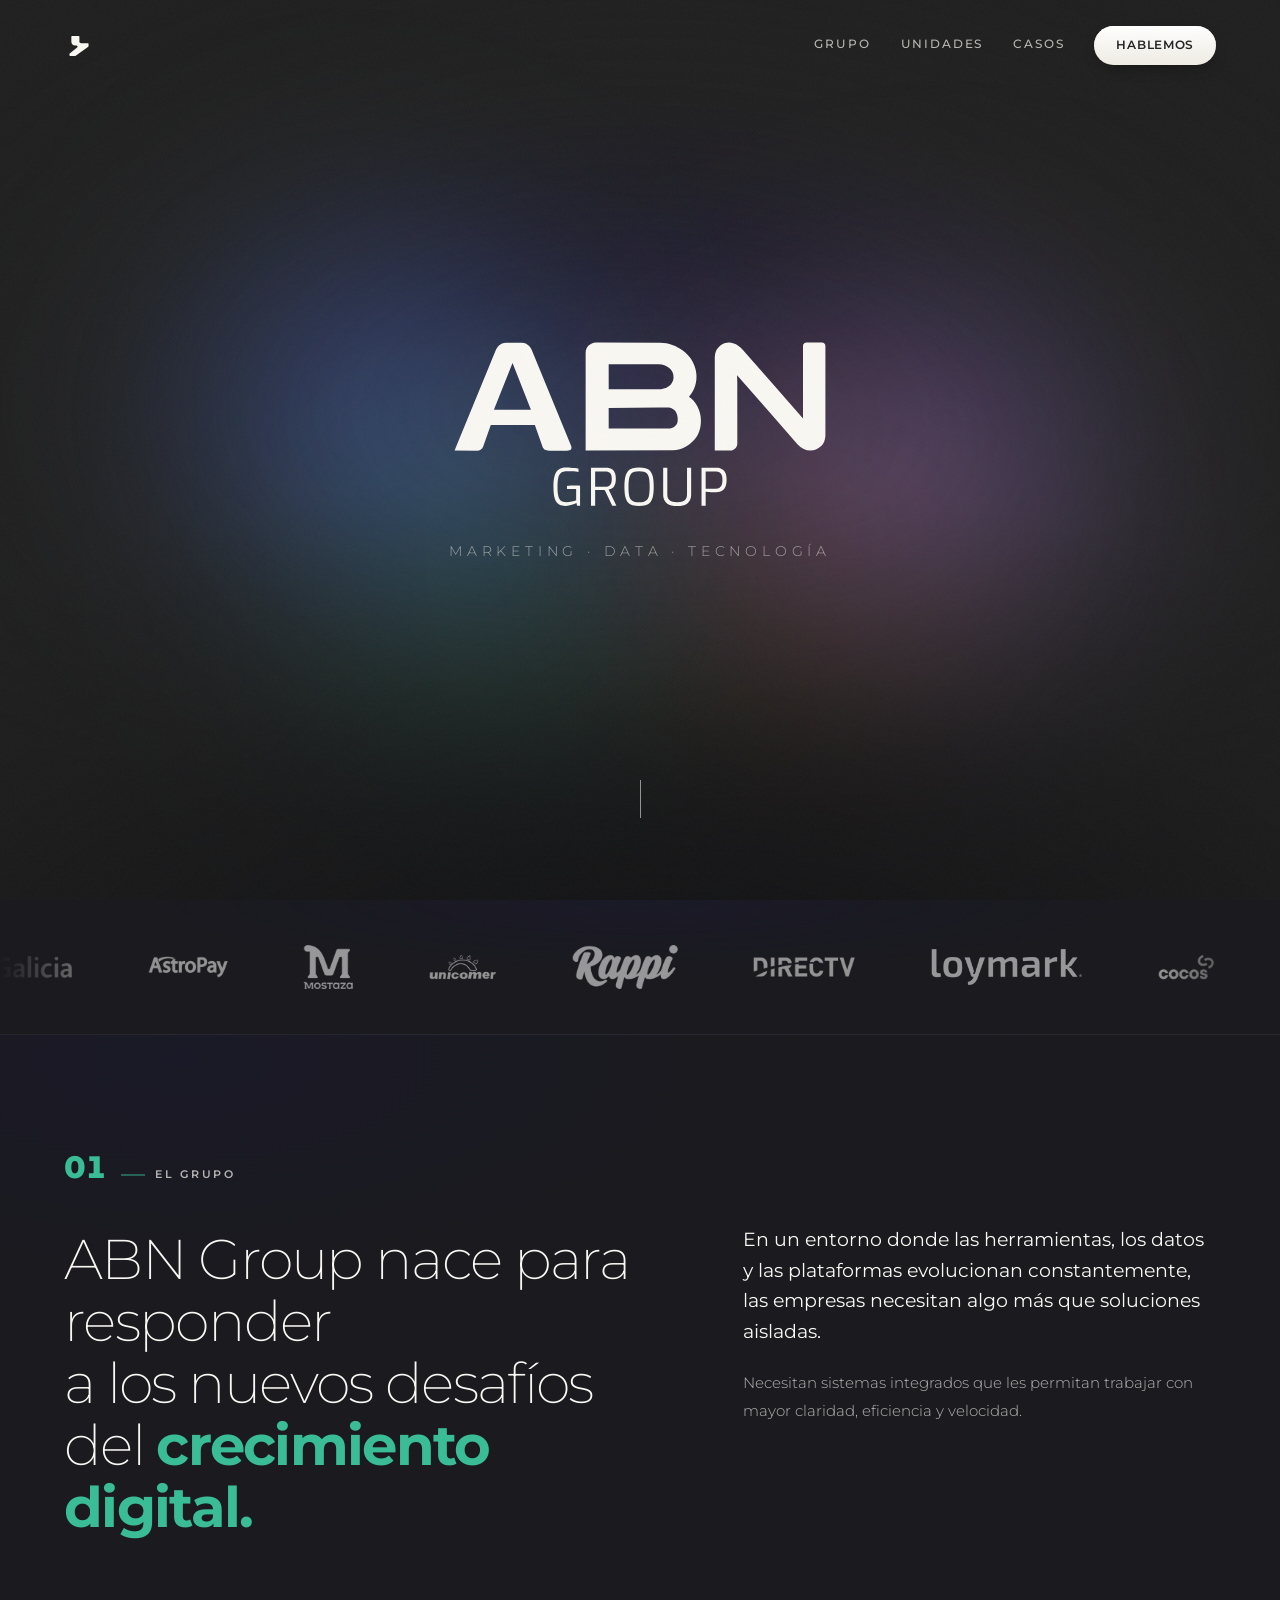
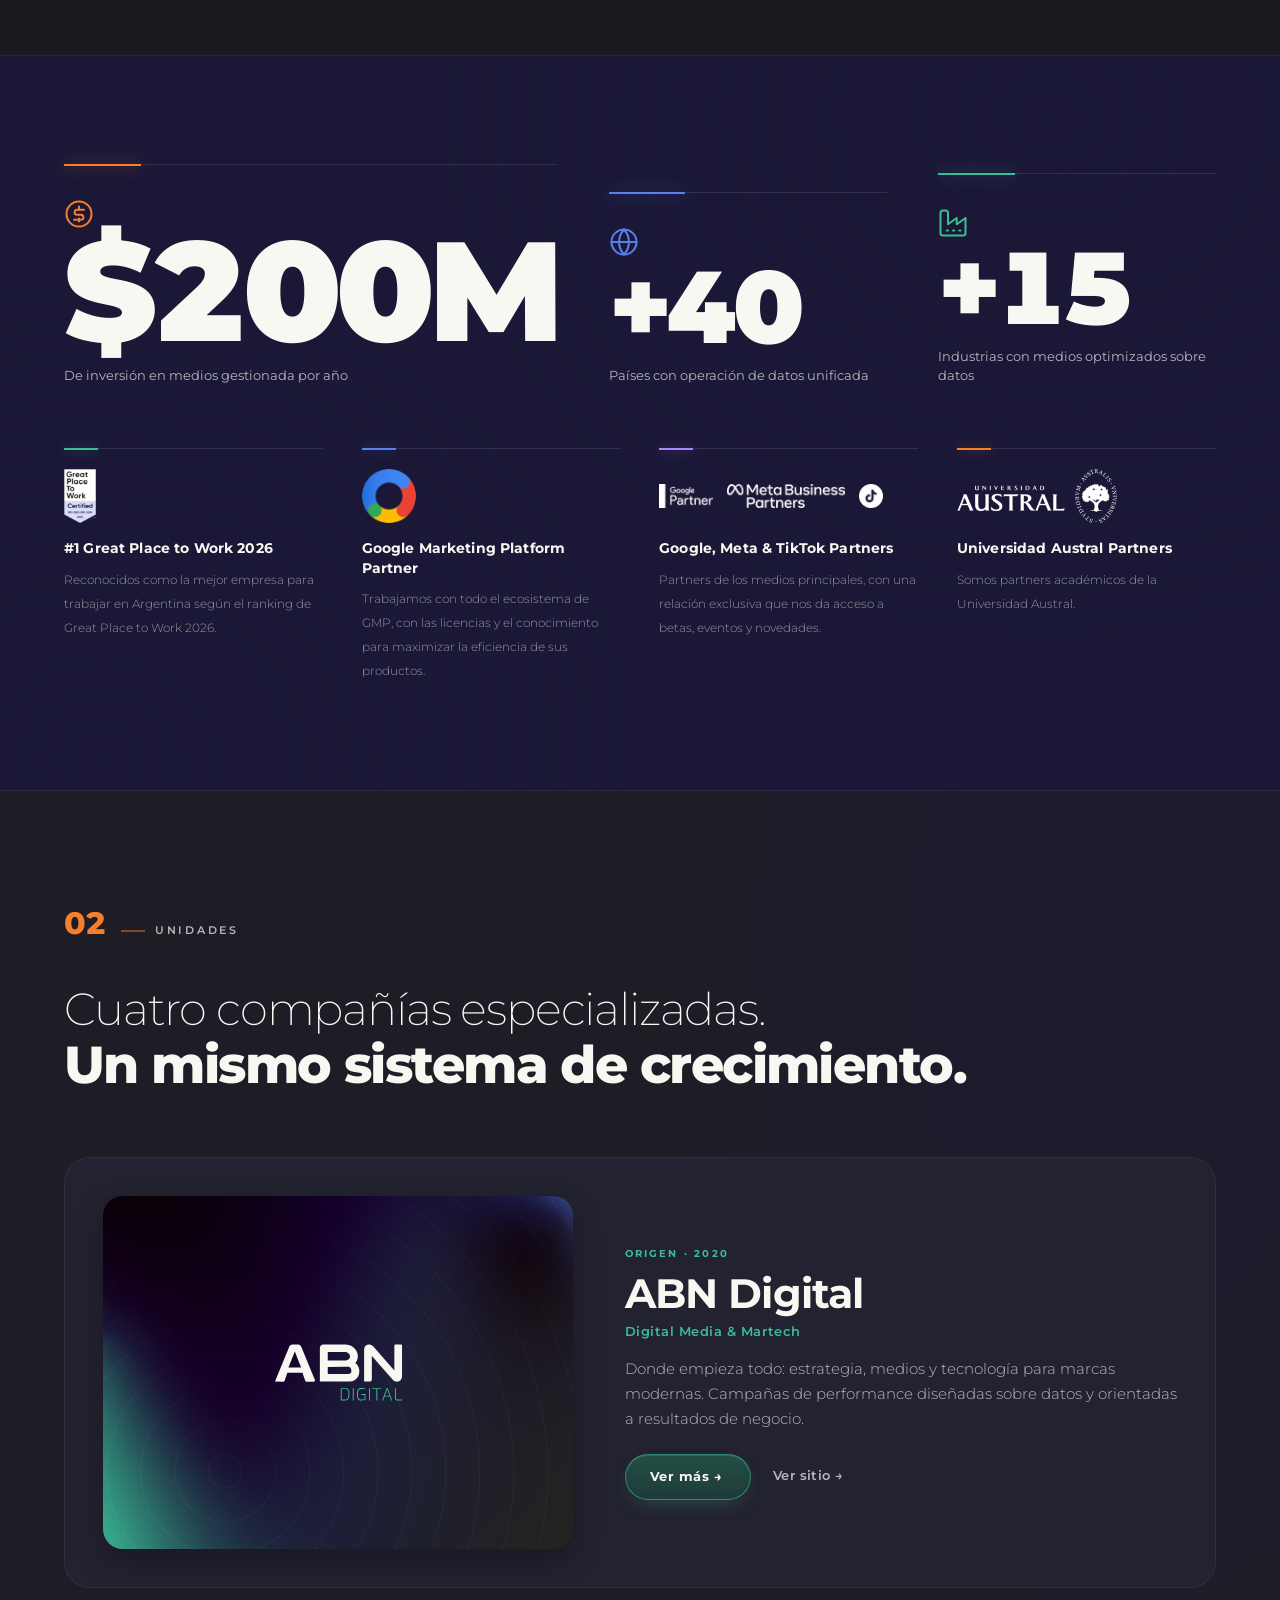
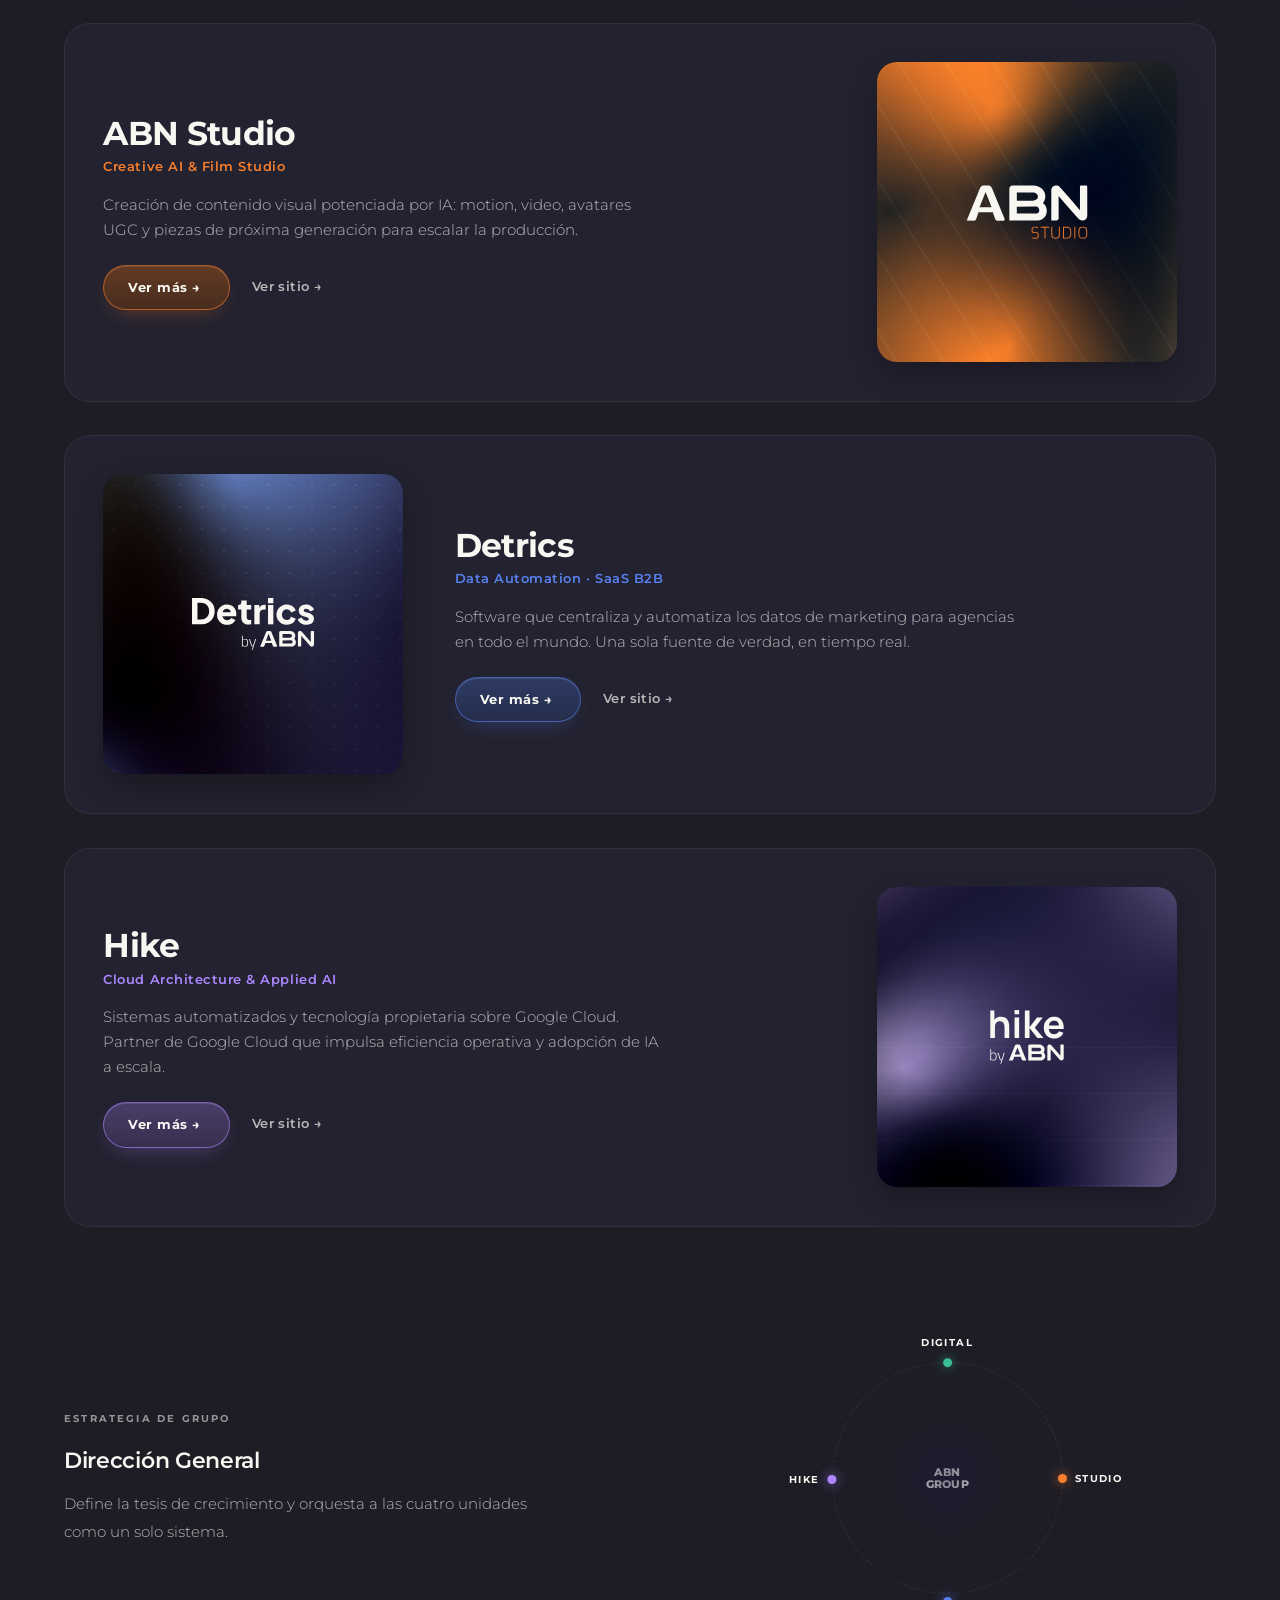
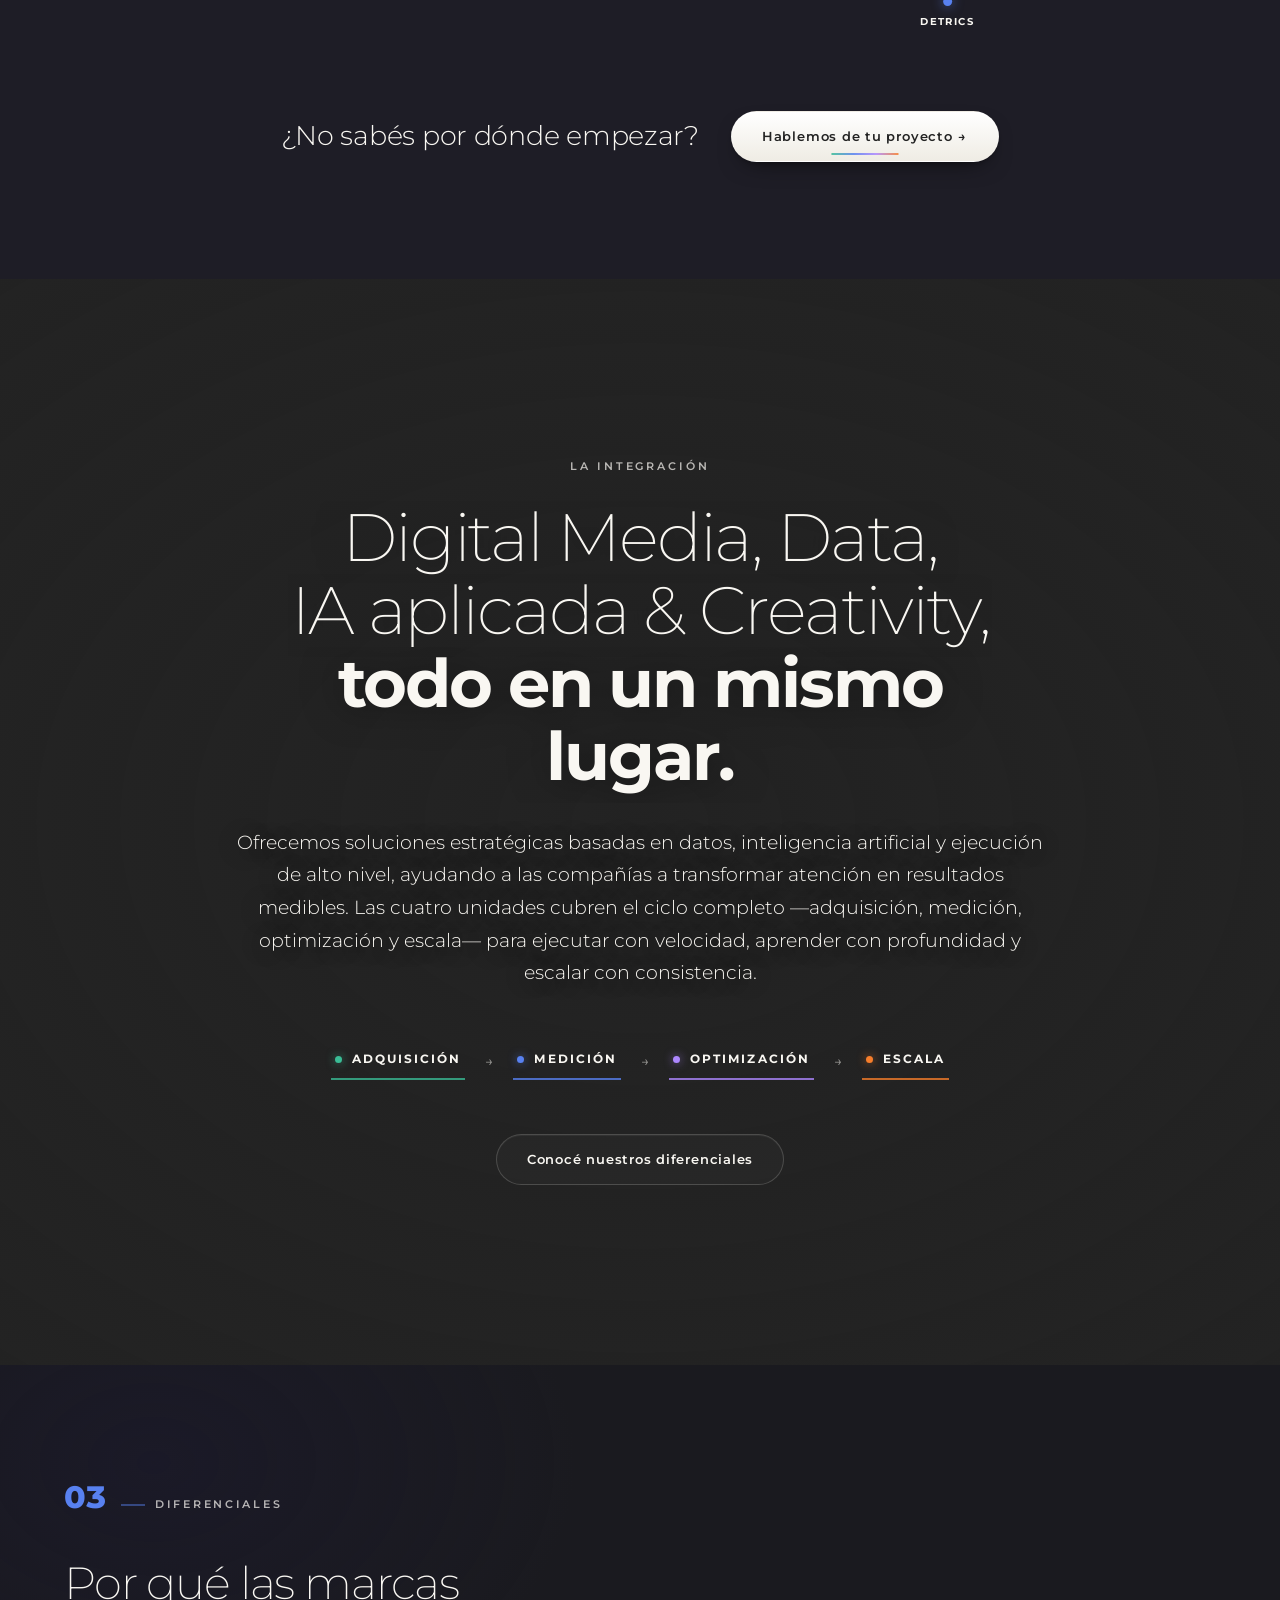
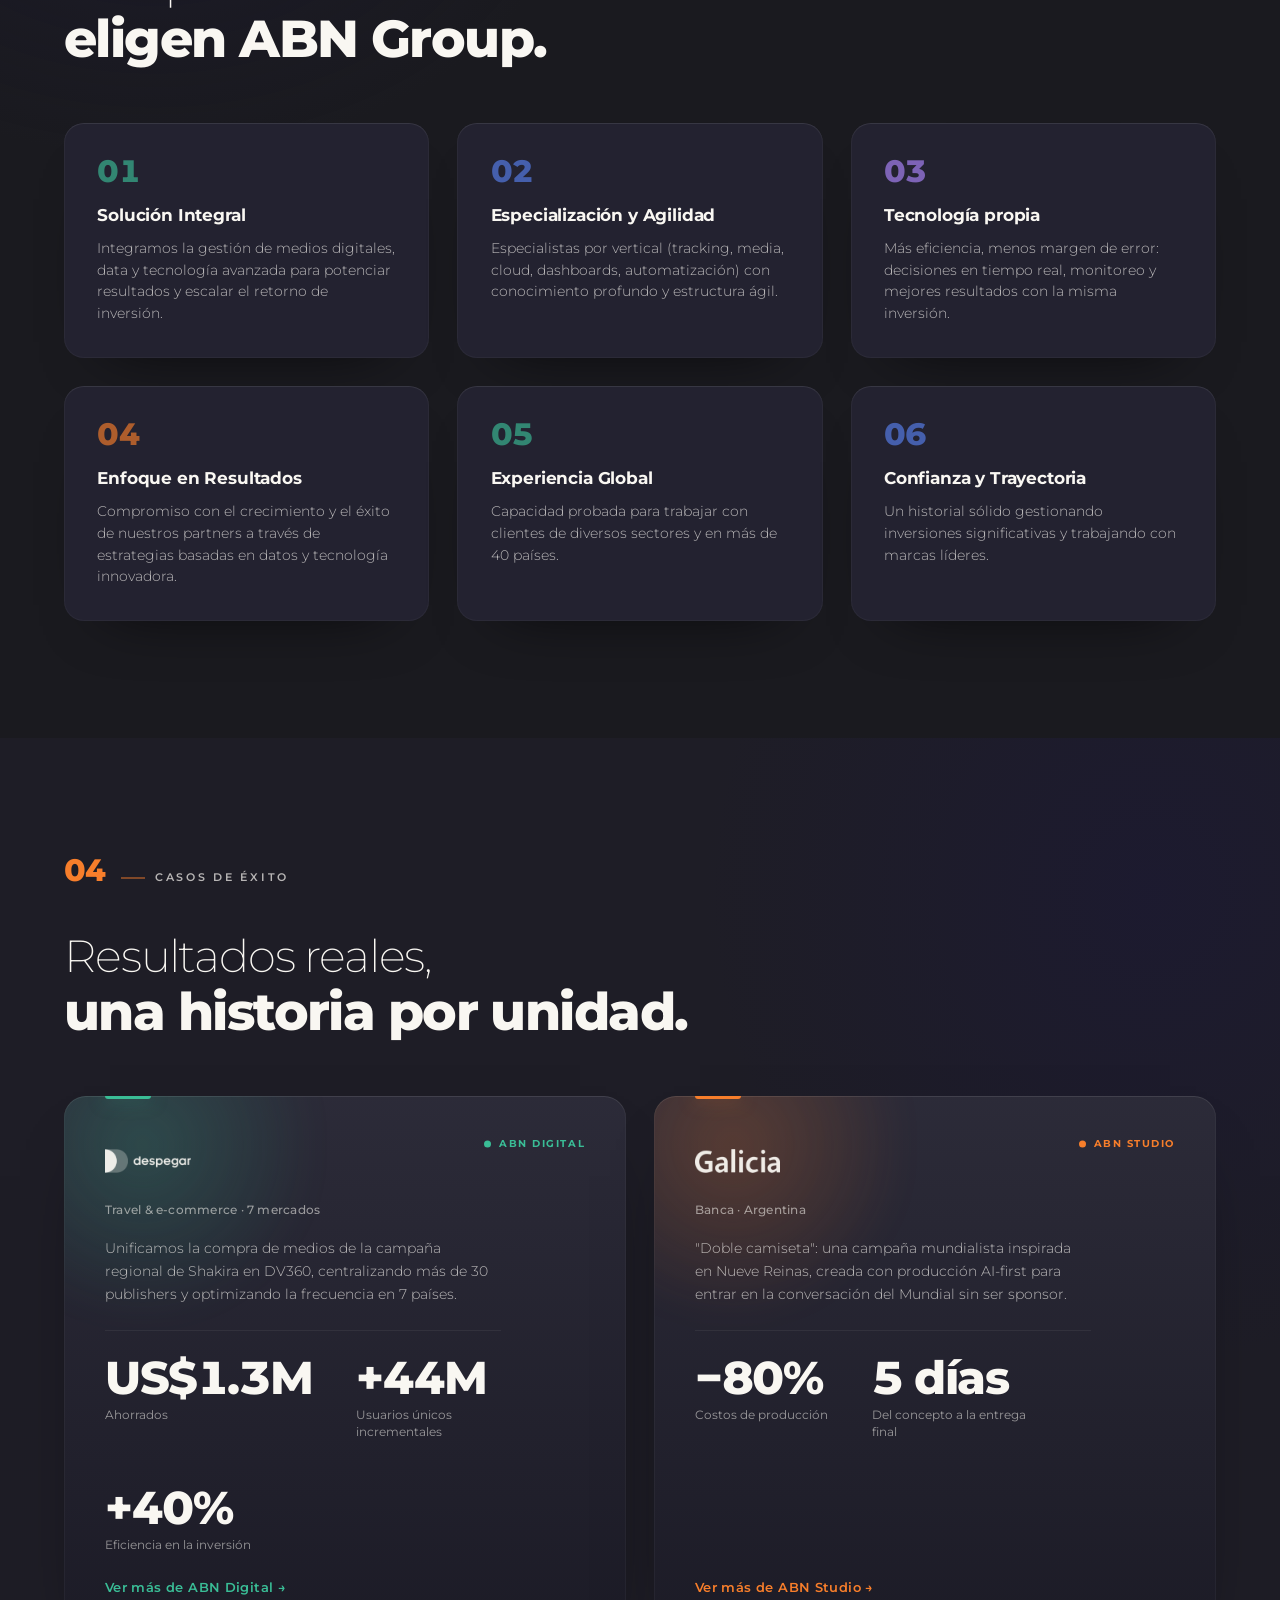
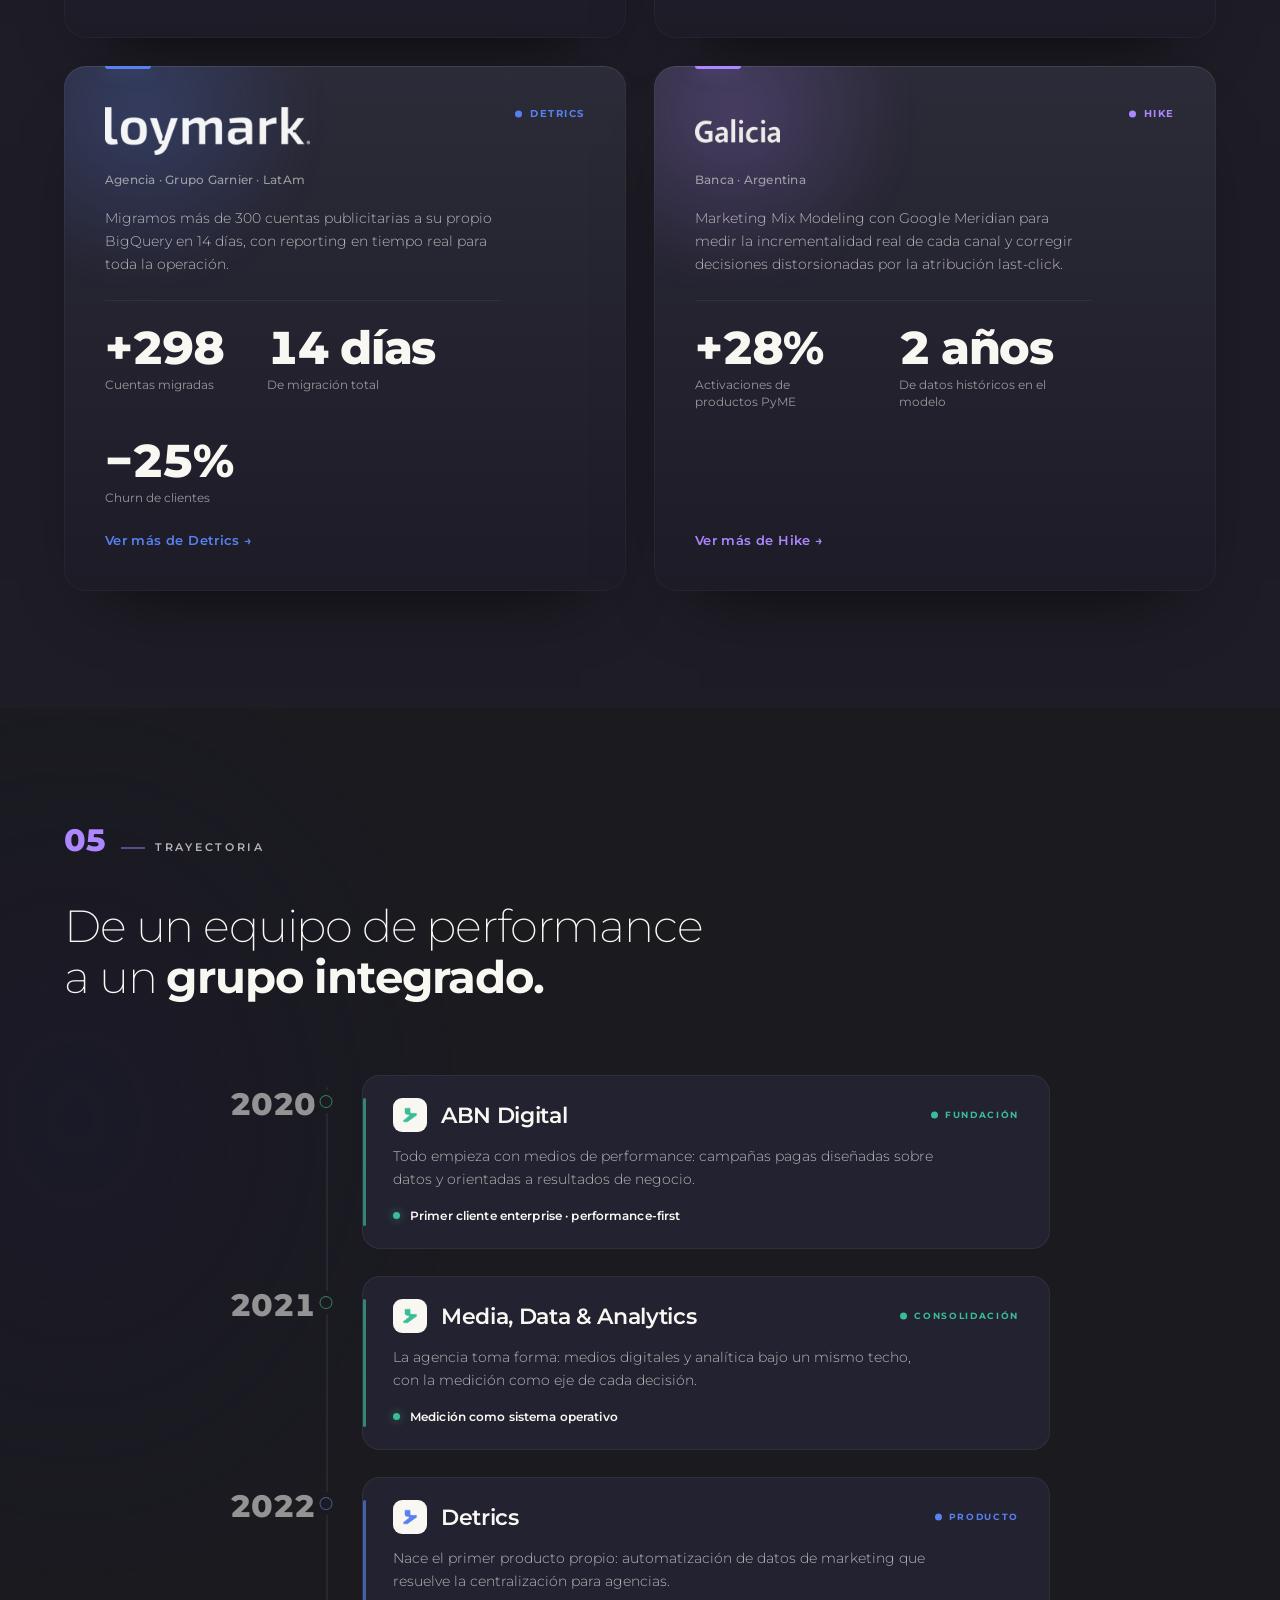
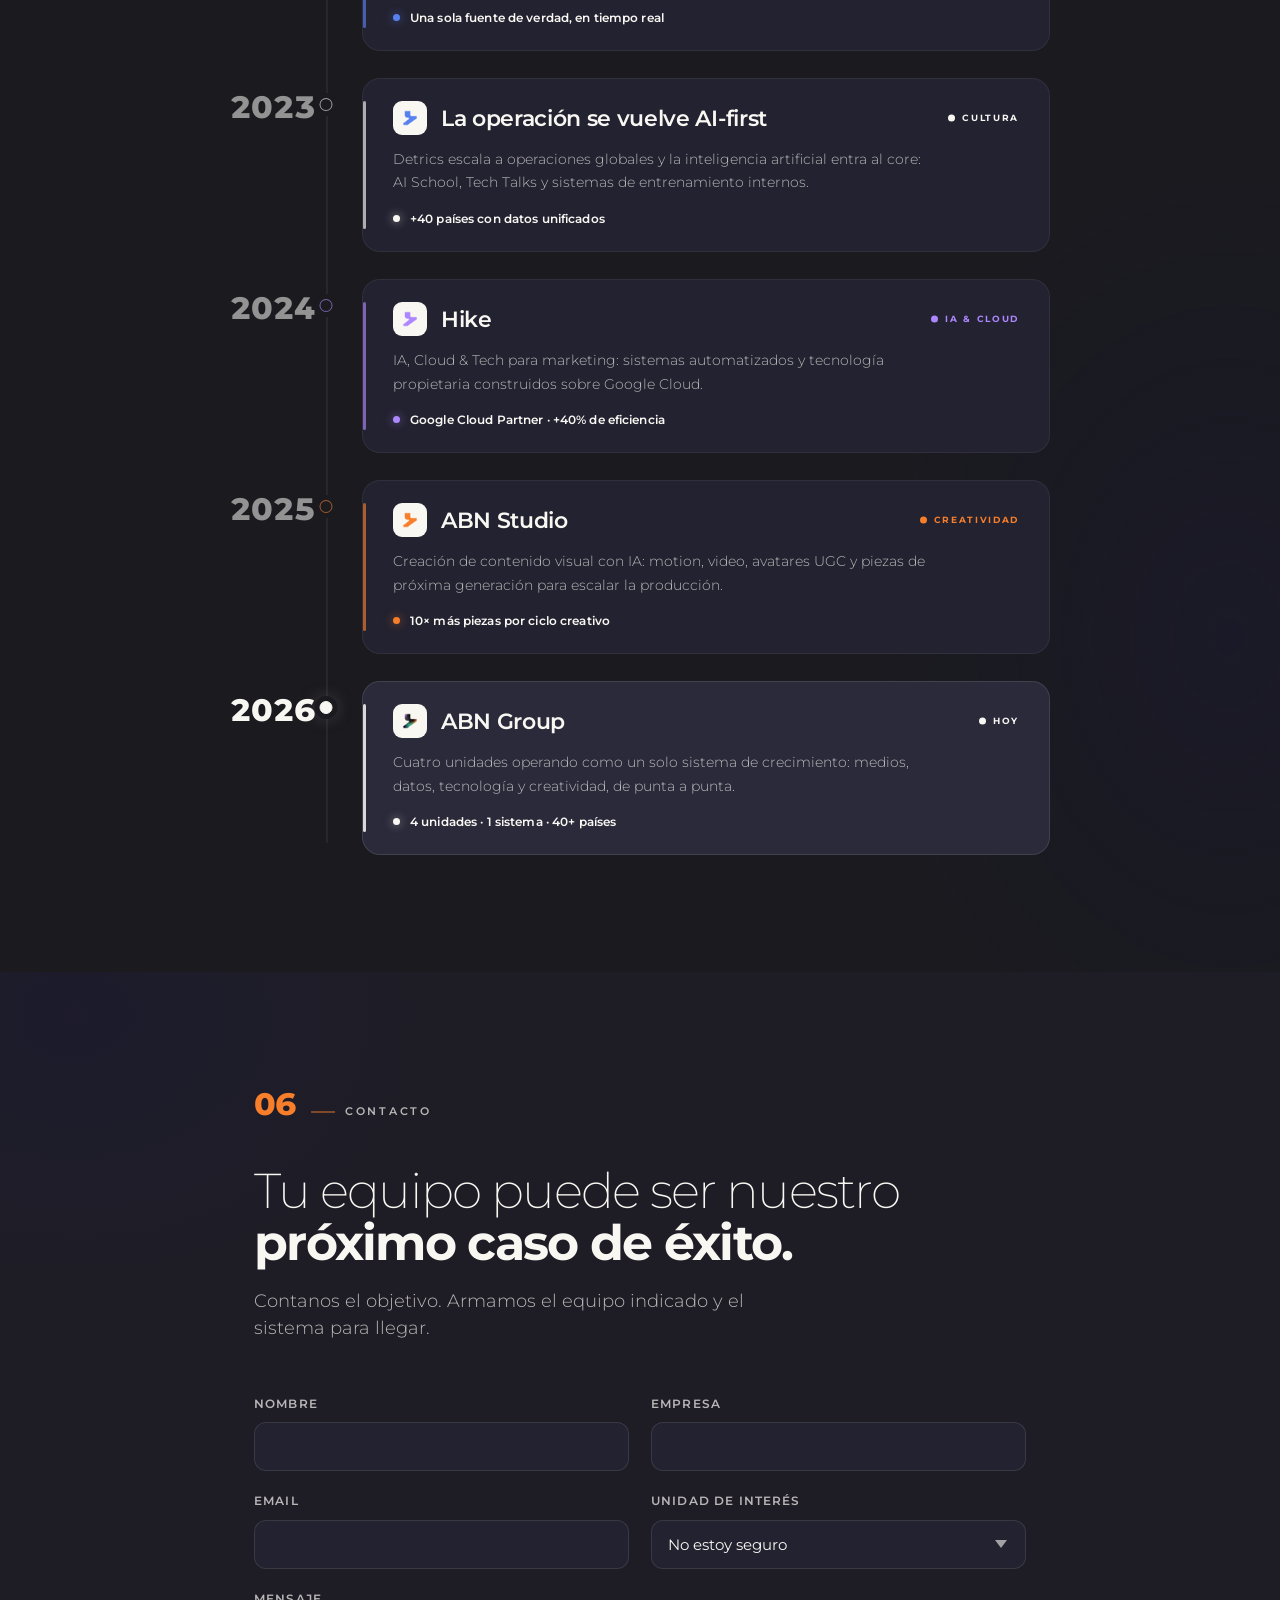
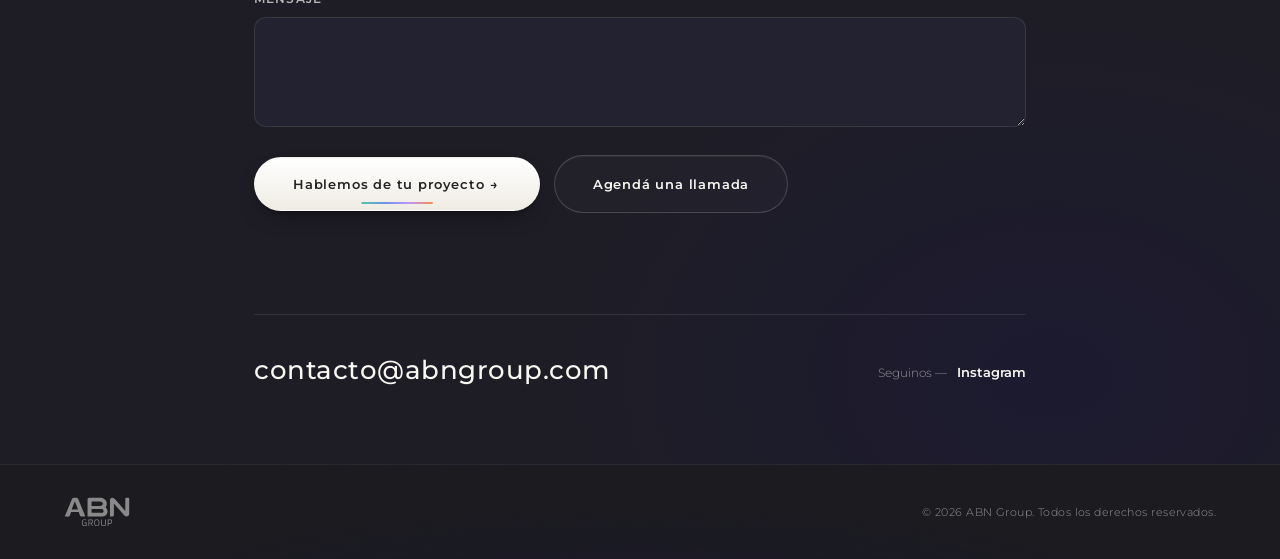
<file: index.html>
<!DOCTYPE html>
<html lang="es">
<head>
  <meta charset="UTF-8">
  <meta name="viewport" content="width=device-width, initial-scale=1.0">

  <!-- SEO -->
  <title>ABN Group — Marketing, Data & Tecnología</title>
  <meta name="description" content="ABN Group opera $200M de inversión en medios al año, en 40 países, como un solo sistema de crecimiento. Cuatro unidades: ABN Digital, ABN Studio, Detrics y Hike.">
  <meta name="keywords" content="ABN Group, ABN Digital, ABN Studio, Detrics, Hike, marketing, data, tecnología, inteligencia artificial, performance">

  <!-- Open Graph -->
  <meta property="og:title" content="ABN Group — Marketing, Data & Tecnología">
  <meta property="og:description" content="$200M en medios. 40 países. Cuatro unidades, un solo sistema de crecimiento.">
  <meta property="og:type" content="website">
  <meta property="og:locale" content="es_AR">
  <meta property="og:image" content="https://abngroup.io/assets/og/og-abn-group.jpg">
  <meta property="og:image:width" content="1200">
  <meta property="og:image:height" content="630">
  <meta name="twitter:card" content="summary_large_image">

  <!-- Favicon -->
  <link rel="icon" type="image/svg+xml" href="assets/ABN Icon - JP Ash W.svg">

  <!-- Fonts -->
  <link rel="preconnect" href="https://fonts.googleapis.com">
  <link rel="preconnect" href="https://fonts.gstatic.com" crossorigin>
  <link href="https://fonts.googleapis.com/css2?family=Montserrat:ital,wght@0,100;0,200;0,300;0,400;0,500;0,600;0,700;0,800;0,900;1,200;1,300&display=swap" rel="stylesheet">

  <!-- Styles -->
  <link rel="stylesheet" href="style.css?v=20260819b">
</head>

<body>

  <!-- ==================== LOADER ==================== -->
  <div class="loader" id="loader" aria-hidden="true">
    <img src="assets/trimmed/ABN Group Logo - JP Ash W.svg" alt="" class="loader-logo">
    <p class="loader-text">Despertando agentes</p>
    <div class="loader-bar"><span class="loader-bar-fill" id="loader-fill"></span></div>
  </div>
  <noscript><style>.loader { display: none; }</style></noscript>

  <a href="#grupo" class="skip-link">Saltar al contenido</a>

  <!-- ==================== NAVIGATION ==================== -->
  <nav class="nav" id="nav">
    <a href="#hero" class="nav-logo" aria-label="ABN Group — inicio">
      <img src="assets/ABN Icon - JP Ash W.svg" alt="ABN Group">
    </a>
    <div class="nav-links">
      <a href="#grupo" class="nav-link">Grupo</a>
      <a href="#unidades" class="nav-link">Unidades</a>
      <a href="#casos" class="nav-link">Casos</a>
      <a href="#contacto" class="nav-cta">Hablemos</a>
    </div>
  </nav>


  <!-- ==================== HERO ==================== -->
  <section class="hero" id="hero">
    <!-- reel de marca: JS elige la fuente según orientación y activa .hero--video -->
    <video class="hero-video" id="hero-video" muted loop playsinline preload="auto"
           data-src-landscape="assets/video/hero-16x9.mp4"
           data-src-portrait="assets/video/hero-9x16.mp4"
           aria-hidden="true"></video>

    <div class="hero-bg" aria-hidden="true">
      <span class="hero-aurora hero-aurora--blue"></span>
      <span class="hero-aurora hero-aurora--violet"></span>
      <span class="hero-aurora hero-aurora--green"></span>
      <span class="hero-aurora hero-aurora--orange"></span>
    </div>

    <h1 class="sr-only">ABN Group — Marketing, Data y Tecnología</h1>
    <div class="hero-content">
      <img src="assets/trimmed/ABN Group Logo - JP Ash W.svg" alt="ABN Group" class="hero-logo">
      <p class="hero-tagline">Marketing&nbsp;·&nbsp;Data&nbsp;·&nbsp;Tecnología</p>
    </div>

    <a href="#grupo" class="hero-scroll" aria-label="Desplazarse hacia abajo">
      <div class="hero-scroll-line"></div>
    </a>

  </section>


  <!-- ==================== MARQUESINA · CLIENTES (bajo el hero) ==================== -->
  <section class="marquee-band" id="clientes" aria-label="Marcas que confían en ABN Group">
    <div class="marquee">
      <div class="marquee-track">
        <span class="mq-logo" style="--unit:var(--green)"><img src="assets/clientes/despegar.png" alt="Despegar" loading="lazy"></span>
        <span class="mq-logo" style="--unit:var(--orange)"><img src="assets/clientes/galicia.png" alt="Banco Galicia" loading="lazy"></span>
        <span class="mq-logo" style="--unit:var(--lblue)"><img src="assets/clientes/astropay.png" alt="AstroPay" loading="lazy"></span>
        <span class="mq-logo" style="--unit:var(--green)"><img src="assets/clientes/mostaza.png" alt="Mostaza" loading="lazy"></span>
        <span class="mq-logo" style="--unit:var(--lblue)"><img src="assets/clientes/unicomer.png" alt="Unicomer" loading="lazy"></span>
        <span class="mq-logo" style="--unit:var(--violet)"><img src="assets/clientes/rappi.png" alt="Rappi" loading="lazy"></span>
        <span class="mq-logo" style="--unit:var(--green)"><img src="assets/clientes/directv.png" alt="DIRECTV" loading="lazy"></span>
        <span class="mq-logo" style="--unit:var(--lblue); --s:.8"><img src="assets/clientes/loymark.png" alt="Loymark" loading="lazy"></span>
        <span class="mq-logo" style="--unit:var(--orange)"><img src="assets/clientes/cocos.png" alt="Cocos" loading="lazy"></span>
        <span class="mq-logo" style="--unit:var(--green); --s:.82"><img src="assets/clientes/calm.png" alt="Calm" loading="lazy"></span>
        <span class="mq-logo" style="--unit:var(--lblue); --s:.8"><img src="assets/clientes/turismocity.png" alt="Turismo City" loading="lazy"></span>
        <span class="mq-logo" style="--unit:var(--violet)"><img src="assets/clientes/sodimac.png" alt="Sodimac" loading="lazy"></span>
        <span class="mq-logo" style="--unit:var(--violet)"><img src="assets/clientes/andromaco.png" alt="Andrómaco" loading="lazy"></span>
        <span class="mq-logo" style="--unit:var(--orange); --s:.78"><img src="assets/clientes/johnfoos.png" alt="John Foos" loading="lazy"></span>
        <span class="mq-logo" style="--unit:var(--green)"><img src="assets/clientes/vidri.png" alt="Vidrí" loading="lazy"></span>
        <span class="mq-logo" style="--unit:var(--lblue); --s:.72"><img src="assets/clientes/novex.png" alt="Novex" loading="lazy"></span>
        <span class="mq-logo" style="--unit:var(--orange); --s:.75"><img src="assets/clientes/ccvi.png" alt="Hermanas de la Caridad del Verbo Encarnado" loading="lazy"></span>
      </div>
      <!-- duplicado para loop continuo (aria-hidden) -->
      <div class="marquee-track" aria-hidden="true">
        <span class="mq-logo" style="--unit:var(--green)"><img src="assets/clientes/despegar.png" alt="" loading="lazy"></span>
        <span class="mq-logo" style="--unit:var(--orange)"><img src="assets/clientes/galicia.png" alt="" loading="lazy"></span>
        <span class="mq-logo" style="--unit:var(--lblue)"><img src="assets/clientes/astropay.png" alt="" loading="lazy"></span>
        <span class="mq-logo" style="--unit:var(--green)"><img src="assets/clientes/mostaza.png" alt="" loading="lazy"></span>
        <span class="mq-logo" style="--unit:var(--lblue)"><img src="assets/clientes/unicomer.png" alt="" loading="lazy"></span>
        <span class="mq-logo" style="--unit:var(--violet)"><img src="assets/clientes/rappi.png" alt="" loading="lazy"></span>
        <span class="mq-logo" style="--unit:var(--green)"><img src="assets/clientes/directv.png" alt="" loading="lazy"></span>
        <span class="mq-logo" style="--unit:var(--lblue); --s:.8"><img src="assets/clientes/loymark.png" alt="" loading="lazy"></span>
        <span class="mq-logo" style="--unit:var(--orange)"><img src="assets/clientes/cocos.png" alt="" loading="lazy"></span>
        <span class="mq-logo" style="--unit:var(--green); --s:.82"><img src="assets/clientes/calm.png" alt="" loading="lazy"></span>
        <span class="mq-logo" style="--unit:var(--lblue); --s:.8"><img src="assets/clientes/turismocity.png" alt="" loading="lazy"></span>
        <span class="mq-logo" style="--unit:var(--violet)"><img src="assets/clientes/sodimac.png" alt="" loading="lazy"></span>
        <span class="mq-logo" style="--unit:var(--violet)"><img src="assets/clientes/andromaco.png" alt="" loading="lazy"></span>
        <span class="mq-logo" style="--unit:var(--orange); --s:.78"><img src="assets/clientes/johnfoos.png" alt="" loading="lazy"></span>
        <span class="mq-logo" style="--unit:var(--green)"><img src="assets/clientes/vidri.png" alt="" loading="lazy"></span>
        <span class="mq-logo" style="--unit:var(--lblue); --s:.72"><img src="assets/clientes/novex.png" alt="" loading="lazy"></span>
        <span class="mq-logo" style="--unit:var(--orange); --s:.75"><img src="assets/clientes/ccvi.png" alt="" loading="lazy"></span>
      </div>
    </div>
  </section>


  <!-- ==================== 01 · EL GRUPO ==================== -->
  <section class="vision" id="grupo">
    <div class="container">
      <div class="vision-grid">
        <div class="vision-lead-col">
          <div class="section-index reveal" style="--accent:var(--green)">
            <span class="section-index-num">01</span>
            <span class="section-index-label">El grupo</span>
          </div>

          <h2 class="vision-heading reveal-lines">
            <span class="line"><span>ABN Group nace para responder</span></span>
            <span class="line"><span>a los nuevos desafíos</span></span>
            <span class="line"><span>del <b class="hue" style="--accent:var(--green)">crecimiento digital.</b></span></span>
          </h2>
        </div>

        <div class="vision-body">
          <p class="vision-lead reveal reveal-d1">En un entorno donde las herramientas, los datos y las plataformas evolucionan constantemente, las empresas necesitan algo más que soluciones aisladas.</p>
          <p class="vision-text reveal reveal-d2">Necesitan sistemas integrados que les permitan trabajar con mayor claridad, eficiencia y velocidad.</p>
        </div>
      </div>
    </div>
  </section>


  <!-- ==================== MOMENTO · PRUEBA (full-bleed) ==================== -->
  <section class="proof" id="proof" aria-label="Credenciales y partnerships del grupo">
    <div class="container">
      <div class="proof-grid">
        <div class="proof-stat proof-stat--hero reveal" style="--accent:var(--orange)">
          <span class="proof-icon" aria-hidden="true"><svg viewBox="0 0 24 24" fill="none" stroke="currentColor" stroke-width="1.6" stroke-linecap="round" stroke-linejoin="round"><circle cx="12" cy="12" r="10"/><path d="M16 8.5h-5.5a2 2 0 1 0 0 4h3a2 2 0 1 1 0 4H8"/><path d="M12 6v2.5m0 7v2.5"/></svg></span>
          <span class="proof-num" data-target="200" data-prefix="$" data-suffix="M">$200M</span>
          <span class="proof-label">De inversión en medios gestionada por año</span>
        </div>
        <div class="proof-stat reveal reveal-d1" style="--accent:var(--lblue)">
          <span class="proof-icon" aria-hidden="true"><svg viewBox="0 0 24 24" fill="none" stroke="currentColor" stroke-width="1.6" stroke-linecap="round" stroke-linejoin="round"><circle cx="12" cy="12" r="10"/><path d="M2 12h20"/><path d="M12 2a15.3 15.3 0 0 1 4 10 15.3 15.3 0 0 1-4 10 15.3 15.3 0 0 1-4-10 15.3 15.3 0 0 1 4-10z"/></svg></span>
          <span class="proof-num" data-target="40" data-prefix="+">+40</span>
          <span class="proof-label">Países con operación de datos unificada</span>
        </div>
        <div class="proof-stat reveal reveal-d2" style="--accent:var(--green)">
          <span class="proof-icon" aria-hidden="true"><svg viewBox="0 0 24 24" fill="none" stroke="currentColor" stroke-width="1.6" stroke-linecap="round" stroke-linejoin="round"><path d="M2 20a2 2 0 0 0 2 2h16a2 2 0 0 0 2-2V8l-7 5V8l-7 5V4a2 2 0 0 0-2-2H4a2 2 0 0 0-2 2Z"/><path d="M17 18h1"/><path d="M12 18h1"/><path d="M7 18h1"/></svg></span>
          <span class="proof-num" data-target="15" data-prefix="+">+15</span>
          <span class="proof-label">Industrias con medios optimizados sobre datos</span>
        </div>
      </div>

      <!-- certificaciones y partnerships -->
      <div class="creds">
        <div class="cred reveal" style="--accent:var(--green)">
          <span class="cred-logo"><img src="assets/partners/gptw.png" alt="Great Place to Work Certified"></span>
          <span class="cred-name">#1 Great Place to Work 2026</span>
          <span class="cred-desc">Reconocidos como la mejor empresa para trabajar en Argentina según el ranking de Great Place to Work 2026.</span>
        </div>
        <div class="cred reveal reveal-d1" style="--accent:var(--lblue)">
          <span class="cred-logo"><img src="assets/partners/gmp.png" alt="Google Marketing Platform"></span>
          <span class="cred-name">Google Marketing Platform Partner</span>
          <span class="cred-desc">Trabajamos con todo el ecosistema de GMP, con las licencias y el conocimiento para maximizar la eficiencia de sus productos.</span>
        </div>
        <div class="cred reveal reveal-d2" style="--accent:var(--violet)">
          <span class="cred-logo cred-logo--row"><img src="assets/partners/google-partner.png" alt="Google Partner"><img src="assets/partners/meta-partner.png" alt="Meta Business Partners"><img src="assets/partners/tiktok.png" alt="TikTok Marketing Partners"></span>
          <span class="cred-name">Google, Meta &amp; TikTok Partners</span>
          <span class="cred-desc">Partners de los medios principales, con una relación exclusiva que nos da acceso a betas, eventos y novedades.</span>
        </div>
        <div class="cred reveal reveal-d3" style="--accent:var(--orange)">
          <span class="cred-logo"><img src="assets/partners/austral.png" alt="Universidad Austral"></span>
          <span class="cred-name">Universidad Austral Partners</span>
          <span class="cred-desc">Somos partners académicos de la Universidad Austral.</span>
        </div>
      </div>
    </div>
  </section>


  <!-- ==================== 02 · UNIDADES ==================== -->
  <section class="units" id="unidades">
    <div class="container">
      <div class="section-index reveal" style="--accent:var(--orange)">
        <span class="section-index-num">02</span>
        <span class="section-index-label">Unidades</span>
      </div>

      <h2 class="units-heading reveal-lines">
        <span class="line"><span>Cuatro compañías especializadas.</span></span>
        <span class="line"><span><b class="up">Un mismo sistema de crecimiento.</b></span></span>
      </h2>

      <div class="units-list">

        <!-- ABN Digital — FEATURE (origen, 2020) -->
        <article class="unit unit--feature reveal-side" style="--unit: var(--green);">
          <div class="unit-visual unit-visual--signal">
            <img src="assets/ABN Digital Gradientes (JP)-01.svg" alt="" class="unit-bg" data-parallax="0.06" loading="lazy">
            <span class="unit-motif" aria-hidden="true"></span>
            <div class="unit-logo"><img src="assets/ABN Digital Logo - JP Ash W.svg" alt="ABN Digital"></div>
          </div>
          <div class="unit-body">
            <span class="unit-since">Origen · 2020</span>
            <h3 class="unit-name">ABN Digital</h3>
            <p class="unit-kicker">Digital Media &amp; Martech</p>
            <p class="unit-desc">Donde empieza todo: estrategia, medios y tecnología para marcas modernas. Campañas de performance diseñadas sobre datos y orientadas a resultados de negocio.</p>
            <div class="unit-actions">
              <a href="digital.html" class="unit-cta unit-more">Ver más</a>
              <a href="https://abndigital.com.ar/" target="_blank" rel="noopener noreferrer" class="unit-link">Ver sitio<span aria-hidden="true"> →</span></a>
            </div>
          </div>
        </article>

        <!-- ABN Studio — compact, tile flipped -->
        <article class="unit unit--compact unit--flip reveal-side" style="--unit: var(--orange);">
          <div class="unit-visual unit-visual--motion">
            <img src="assets/ABN Studio Gradientes (JP)-02.svg" alt="" class="unit-bg" data-parallax="0.06" loading="lazy">
            <span class="unit-motif" aria-hidden="true"></span>
            <div class="unit-logo"><img src="assets/ABN Studio Logo - JP Ash W.svg" alt="ABN Studio"></div>
          </div>
          <div class="unit-body">
            <h3 class="unit-name">ABN Studio</h3>
            <p class="unit-kicker">Creative AI &amp; Film Studio</p>
            <p class="unit-desc">Creación de contenido visual potenciada por IA: motion, video, avatares UGC y piezas de próxima generación para escalar la producción.</p>
            <div class="unit-actions">
              <a href="studio.html" class="unit-cta unit-more">Ver más</a>
              <a href="https://dartsteam.github.io/abn-studio/v2/" target="_blank" rel="noopener noreferrer" class="unit-link">Ver sitio<span aria-hidden="true"> →</span></a>
            </div>
          </div>
        </article>

        <!-- Detrics — compact -->
        <article class="unit unit--compact reveal-side" style="--unit: var(--lblue);">
          <div class="unit-visual unit-visual--grid">
            <img src="assets/ABN Detrics Gradientes (JP)-03.svg" alt="" class="unit-bg" data-parallax="0.06" loading="lazy">
            <span class="unit-motif" aria-hidden="true"></span>
            <div class="unit-logo"><img src="assets/ABN Detrics JP.svg" alt="Detrics"></div>
          </div>
          <div class="unit-body">
            <h3 class="unit-name">Detrics</h3>
            <p class="unit-kicker">Data Automation · SaaS B2B</p>
            <p class="unit-desc">Software que centraliza y automatiza los datos de marketing para agencias en todo el mundo. Una sola fuente de verdad, en tiempo real.</p>
            <div class="unit-actions">
              <a href="detrics.html" class="unit-cta unit-more">Ver más</a>
              <a href="https://detrics.io/" target="_blank" rel="noopener noreferrer" class="unit-link">Ver sitio<span aria-hidden="true"> →</span></a>
            </div>
          </div>
        </article>

        <!-- Hike — compact, tile flipped -->
        <article class="unit unit--compact unit--flip reveal-side" style="--unit: var(--violet);">
          <div class="unit-visual unit-visual--cloud">
            <img src="assets/ABN Hike Gradientes (JP)-04.svg" alt="" class="unit-bg" data-parallax="0.06" loading="lazy">
            <span class="unit-motif" aria-hidden="true"></span>
            <div class="unit-logo"><img src="assets/ABN Hike JP.svg" alt="Hike"></div>
          </div>
          <div class="unit-body">
            <h3 class="unit-name">Hike</h3>
            <p class="unit-kicker">Cloud Architecture &amp; Applied AI</p>
            <p class="unit-desc">Sistemas automatizados y tecnología propietaria sobre Google Cloud. Partner de Google Cloud que impulsa eficiencia operativa y adopción de IA a escala.</p>
            <div class="unit-actions">
              <a href="hike.html" class="unit-cta unit-more">Ver más</a>
              <a href="https://www.hikethecloud.com/" target="_blank" rel="noopener noreferrer" class="unit-link">Ver sitio<span aria-hidden="true"> →</span></a>
            </div>
          </div>
        </article>

      </div>

      <!-- Cierre de sección: estrategia de grupo + el sistema en un círculo -->
      <div class="units-system reveal">
        <div class="us-copy">
          <span class="us-kicker">Estrategia de grupo</span>
          <p class="us-title">Dirección General</p>
          <p class="us-remit">Define la tesis de crecimiento y orquesta a las cuatro unidades como un solo sistema.</p>
        </div>
        <div class="us-diagram" aria-hidden="true">
          <div class="us-ring">
            <span class="us-draw"></span>
            <span class="us-core">ABN<br>Group</span>
            <div class="us-orbit">
              <span class="us-pos us-pos--n"><span class="us-node" style="--unit:var(--green)">Digital</span></span>
              <span class="us-pos us-pos--e"><span class="us-node" style="--unit:var(--orange)">Studio</span></span>
              <span class="us-pos us-pos--s"><span class="us-node" style="--unit:var(--lblue)">Detrics</span></span>
              <span class="us-pos us-pos--w"><span class="us-node" style="--unit:var(--violet)">Hike</span></span>
            </div>
          </div>
        </div>
      </div>

      <!-- CTA interception before verticals -->
      <div class="units-cta reveal">
        <p class="units-cta-text">¿No sabés por dónde empezar?</p>
        <a href="#contacto" class="btn btn--solid" data-magnetic data-unit="No estoy seguro"><span class="btn-label">Hablemos de tu proyecto</span></a>
      </div>
    </div>
  </section>


  <!-- ==================== INTEGRACIÓN / AURORA (full-bleed) ==================== -->
  <section class="integration" id="integracion">
    <canvas class="aurora-canvas" id="aurora-canvas" aria-hidden="true"></canvas>
    <div class="integration-fallback" aria-hidden="true"></div>

    <div class="container integration-inner">
      <p class="integration-eyebrow reveal">La integración</p>

      <h2 class="integration-heading reveal-lines">
        <span class="line"><span>Digital Media, Data,</span></span>
        <span class="line"><span>IA aplicada &amp; Creativity,</span></span>
        <span class="line"><span><b>todo en un mismo lugar.</b></span></span>
      </h2>

      <p class="integration-text reveal reveal-d1">
        Ofrecemos soluciones estratégicas basadas en datos, inteligencia artificial y ejecución de alto nivel, ayudando a las compañías a transformar atención en resultados medibles. Las cuatro unidades cubren el ciclo completo —adquisición, medición, optimización y escala— para ejecutar con velocidad, aprender con profundidad y escalar con consistencia.
      </p>

      <div class="integration-flow reveal reveal-d2">
        <span class="flow-step" style="--unit: var(--green);">Adquisición</span>
        <span class="flow-arrow" aria-hidden="true">→</span>
        <span class="flow-step" style="--unit: var(--lblue);">Medición</span>
        <span class="flow-arrow" aria-hidden="true">→</span>
        <span class="flow-step" style="--unit: var(--violet);">Optimización</span>
        <span class="flow-arrow" aria-hidden="true">→</span>
        <span class="flow-step" style="--unit: var(--orange);">Escala</span>
      </div>

      <div class="reveal reveal-d3" style="margin-top: clamp(40px, 6vh, 64px);">
        <a href="#diferenciales" class="btn btn--ghost" data-magnetic><span class="btn-label">Conocé nuestros diferenciales</span></a>
      </div>
    </div>
  </section>


  <!-- ==================== DIFERENCIALES ==================== -->
  <section class="diffs" id="diferenciales">
    <div class="container">
      <div class="section-index reveal" style="--accent:var(--lblue)">
        <span class="section-index-num">03</span>
        <span class="section-index-label">Diferenciales</span>
      </div>

      <h2 class="diffs-heading reveal-lines">
        <span class="line"><span>Por qué las marcas</span></span>
        <span class="line"><span><b class="up">eligen ABN Group.</b></span></span>
      </h2>

      <div class="diffs-grid">
        <div class="diff reveal" style="--accent:var(--green)">
          <span class="diff-idx">01</span>
          <h3 class="diff-name">Solución Integral</h3>
          <p class="diff-desc">Integramos la gestión de medios digitales, data y tecnología avanzada para potenciar resultados y escalar el retorno de inversión.</p>
        </div>
        <div class="diff reveal reveal-d1" style="--accent:var(--lblue)">
          <span class="diff-idx">02</span>
          <h3 class="diff-name">Especialización y Agilidad</h3>
          <p class="diff-desc">Especialistas por vertical (tracking, media, cloud, dashboards, automatización) con conocimiento profundo y estructura ágil.</p>
        </div>
        <div class="diff reveal reveal-d2" style="--accent:var(--violet)">
          <span class="diff-idx">03</span>
          <h3 class="diff-name">Tecnología propia</h3>
          <p class="diff-desc">Más eficiencia, menos margen de error: decisiones en tiempo real, monitoreo y mejores resultados con la misma inversión.</p>
        </div>
        <div class="diff reveal" style="--accent:var(--orange)">
          <span class="diff-idx">04</span>
          <h3 class="diff-name">Enfoque en Resultados</h3>
          <p class="diff-desc">Compromiso con el crecimiento y el éxito de nuestros partners a través de estrategias basadas en datos y tecnología innovadora.</p>
        </div>
        <div class="diff reveal reveal-d1" style="--accent:var(--green)">
          <span class="diff-idx">05</span>
          <h3 class="diff-name">Experiencia Global</h3>
          <p class="diff-desc">Capacidad probada para trabajar con clientes de diversos sectores y en más de 40 países.</p>
        </div>
        <div class="diff reveal reveal-d2" style="--accent:var(--lblue)">
          <span class="diff-idx">06</span>
          <h3 class="diff-name">Confianza y Trayectoria</h3>
          <p class="diff-desc">Un historial sólido gestionando inversiones significativas y trabajando con marcas líderes.</p>
        </div>
      </div>
    </div>
  </section>


  <!-- ==================== 04 · CASOS DE ÉXITO (flagship, uno por unidad) ==================== -->
  <section class="cases-flag" id="casos">
    <div class="container">
      <div class="section-index reveal" style="--accent:var(--orange)">
        <span class="section-index-num">04</span>
        <span class="section-index-label">Casos de éxito</span>
      </div>

      <h2 class="cases-flag-heading reveal-lines">
        <span class="line"><span>Resultados reales,</span></span>
        <span class="line"><span><b class="up">una historia por unidad.</b></span></span>
      </h2>

      <div class="cases cases--flag">
        <a href="digital.html#casos" class="case reveal-side" style="--unit: var(--green);">
          <header class="case-head">
            <div class="case-head-main">
              <img class="case-logo" src="assets/clientes/despegar.png" alt="Despegar">
              <span class="case-sector">Travel &amp; e-commerce · 7 mercados</span>
            </div>
            <span class="case-tag">ABN Digital</span>
          </header>
          <p class="case-context">Unificamos la compra de medios de la campaña regional de Shakira en DV360, centralizando más de 30 publishers y optimizando la frecuencia en 7 países.</p>
          <div class="case-metrics">
            <div class="case-metric">
              <span class="case-metric-num" data-target="1.3" data-prefix="US$" data-suffix="M" data-decimals="1">US$1.3M</span>
              <span class="case-metric-label">Ahorrados</span>
            </div>
            <div class="case-metric">
              <span class="case-metric-num" data-target="44" data-prefix="+" data-suffix="M">+44M</span>
              <span class="case-metric-label">Usuarios únicos incrementales</span>
            </div>
            <div class="case-metric">
              <span class="case-metric-num" data-target="40" data-prefix="+" data-suffix="%">+40%</span>
              <span class="case-metric-label">Eficiencia en la inversión</span>
            </div>
          </div>
          <span class="case-link">Ver más de ABN Digital</span>
        </a>

        <a href="studio.html#casos" class="case reveal-side" style="--unit: var(--orange); --from: 46px;">
          <header class="case-head">
            <div class="case-head-main">
              <img class="case-logo" src="assets/clientes/galicia.png" alt="Banco Galicia">
              <span class="case-sector">Banca · Argentina</span>
            </div>
            <span class="case-tag">ABN Studio</span>
          </header>
          <p class="case-context">"Doble camiseta": una campaña mundialista inspirada en Nueve Reinas, creada con producción AI-first para entrar en la conversación del Mundial sin ser sponsor.</p>
          <div class="case-metrics">
            <div class="case-metric">
              <span class="case-metric-num" data-target="80" data-prefix="−" data-suffix="%">−80%</span>
              <span class="case-metric-label">Costos de producción</span>
            </div>
            <div class="case-metric">
              <span class="case-metric-num" data-target="5" data-suffix=" días">5 días</span>
              <span class="case-metric-label">Del concepto a la entrega final</span>
            </div>
          </div>
          <span class="case-link">Ver más de ABN Studio</span>
        </a>

        <a href="detrics.html#casos" class="case reveal-side" style="--unit: var(--lblue);">
          <header class="case-head">
            <div class="case-head-main">
              <img class="case-logo" src="assets/clientes/loymark.png" alt="Loymark">
              <span class="case-sector">Agencia · Grupo Garnier · LatAm</span>
            </div>
            <span class="case-tag">Detrics</span>
          </header>
          <p class="case-context">Migramos más de 300 cuentas publicitarias a su propio BigQuery en 14 días, con reporting en tiempo real para toda la operación.</p>
          <div class="case-metrics">
            <div class="case-metric">
              <span class="case-metric-num" data-target="300" data-prefix="+">+300</span>
              <span class="case-metric-label">Cuentas migradas</span>
            </div>
            <div class="case-metric">
              <span class="case-metric-num" data-target="14" data-suffix=" días">14 días</span>
              <span class="case-metric-label">De migración total</span>
            </div>
            <div class="case-metric">
              <span class="case-metric-num" data-target="25" data-prefix="−" data-suffix="%">−25%</span>
              <span class="case-metric-label">Churn de clientes</span>
            </div>
          </div>
          <span class="case-link">Ver más de Detrics</span>
        </a>

        <a href="hike.html#casos" class="case reveal-side" style="--unit: var(--violet); --from: 46px;">
          <header class="case-head">
            <div class="case-head-main">
              <img class="case-logo" src="assets/clientes/galicia.png" alt="Banco Galicia">
              <span class="case-sector">Banca · Argentina</span>
            </div>
            <span class="case-tag">Hike</span>
          </header>
          <p class="case-context">Marketing Mix Modeling con Google Meridian para medir la incrementalidad real de cada canal y corregir decisiones distorsionadas por la atribución last-click.</p>
          <div class="case-metrics">
            <div class="case-metric">
              <span class="case-metric-num" data-target="28" data-prefix="+" data-suffix="%">+28%</span>
              <span class="case-metric-label">Activaciones de productos PyME</span>
            </div>
            <div class="case-metric">
              <span class="case-metric-num" data-target="2" data-suffix=" años">2 años</span>
              <span class="case-metric-label">De datos históricos en el modelo</span>
            </div>
          </div>
          <span class="case-link">Ver más de Hike</span>
        </a>
      </div>
    </div>
  </section>


  <!-- ==================== 03 · TRAYECTORIA ==================== -->
  <section class="timeline" id="trayectoria">
    <div class="container">
      <div class="section-index reveal" style="--accent:var(--violet)">
        <span class="section-index-num">05</span>
        <span class="section-index-label">Trayectoria</span>
      </div>

      <h2 class="timeline-heading reveal-lines">
        <span class="line"><span>De un equipo de performance</span></span>
        <span class="line"><span>a un <b>grupo integrado.</b></span></span>
      </h2>

      <div class="tl-track">
        <div class="tl-rail" aria-hidden="true"><span class="tl-rail-fill"></span></div>

        <div class="tl-item reveal-tl" style="--unit: var(--green);">
          <div class="tl-year">2020</div>
          <div class="tl-node"></div>
          <div class="tl-card">
            <div class="tl-card-head">
              <span class="tl-mark tl-mark--logo" aria-hidden="true"><img src="assets/isotipos/digital.png" alt=""></span>
              <span class="tl-name">ABN Digital</span>
              <span class="tl-tag">Fundación</span>
            </div>
            <p class="tl-desc">Todo empieza con medios de performance: campañas pagas diseñadas sobre datos y orientadas a resultados de negocio.</p>
            <div class="tl-highlight"><span class="tl-highlight-dot" aria-hidden="true"></span>Primer cliente enterprise · performance-first</div>
          </div>
        </div>

        <div class="tl-item reveal-tl" style="--unit: var(--green);">
          <div class="tl-year">2021</div>
          <div class="tl-node"></div>
          <div class="tl-card">
            <div class="tl-card-head">
              <span class="tl-mark tl-mark--logo" aria-hidden="true"><img src="assets/isotipos/digital.png" alt=""></span>
              <span class="tl-name">Media, Data &amp; Analytics</span>
              <span class="tl-tag">Consolidación</span>
            </div>
            <p class="tl-desc">La agencia toma forma: medios digitales y analítica bajo un mismo techo, con la medición como eje de cada decisión.</p>
            <div class="tl-highlight"><span class="tl-highlight-dot" aria-hidden="true"></span>Medición como sistema operativo</div>
          </div>
        </div>

        <div class="tl-item reveal-tl" style="--unit: var(--lblue);">
          <div class="tl-year">2022</div>
          <div class="tl-node"></div>
          <div class="tl-card">
            <div class="tl-card-head">
              <span class="tl-mark tl-mark--logo" aria-hidden="true"><img src="assets/isotipos/detrics.png" alt=""></span>
              <span class="tl-name">Detrics</span>
              <span class="tl-tag">Producto</span>
            </div>
            <p class="tl-desc">Nace el primer producto propio: automatización de datos de marketing que resuelve la centralización para agencias.</p>
            <div class="tl-highlight"><span class="tl-highlight-dot" aria-hidden="true"></span>Una sola fuente de verdad, en tiempo real</div>
          </div>
        </div>

        <div class="tl-item reveal-tl" style="--unit: var(--ash);">
          <div class="tl-year">2023</div>
          <div class="tl-node"></div>
          <div class="tl-card">
            <div class="tl-card-head">
              <span class="tl-mark tl-mark--logo" aria-hidden="true"><img src="assets/isotipos/detrics.png" alt=""></span>
              <span class="tl-name">La operación se vuelve AI-first</span>
              <span class="tl-tag">Cultura</span>
            </div>
            <p class="tl-desc">Detrics escala a operaciones globales y la inteligencia artificial entra al core: AI School, Tech Talks y sistemas de entrenamiento internos.</p>
            <div class="tl-highlight"><span class="tl-highlight-dot" aria-hidden="true"></span>+40 países con datos unificados</div>
          </div>
        </div>

        <div class="tl-item reveal-tl" style="--unit: var(--violet);">
          <div class="tl-year">2024</div>
          <div class="tl-node"></div>
          <div class="tl-card">
            <div class="tl-card-head">
              <span class="tl-mark tl-mark--logo" aria-hidden="true"><img src="assets/isotipos/hike.png" alt=""></span>
              <span class="tl-name">Hike</span>
              <span class="tl-tag">IA &amp; Cloud</span>
            </div>
            <p class="tl-desc">IA, Cloud &amp; Tech para marketing: sistemas automatizados y tecnología propietaria construidos sobre Google Cloud.</p>
            <div class="tl-highlight"><span class="tl-highlight-dot" aria-hidden="true"></span>Google Cloud Partner · +40% de eficiencia</div>
          </div>
        </div>

        <div class="tl-item reveal-tl" style="--unit: var(--orange);">
          <div class="tl-year">2025</div>
          <div class="tl-node"></div>
          <div class="tl-card">
            <div class="tl-card-head">
              <span class="tl-mark tl-mark--logo" aria-hidden="true"><img src="assets/isotipos/studio.png" alt=""></span>
              <span class="tl-name">ABN Studio</span>
              <span class="tl-tag">Creatividad</span>
            </div>
            <p class="tl-desc">Creación de contenido visual con IA: motion, video, avatares UGC y piezas de próxima generación para escalar la producción.</p>
            <div class="tl-highlight"><span class="tl-highlight-dot" aria-hidden="true"></span>10× más piezas por ciclo creativo</div>
          </div>
        </div>

        <div class="tl-item tl-item--now reveal-tl" style="--unit: var(--ash);">
          <div class="tl-year">2026</div>
          <div class="tl-node"></div>
          <div class="tl-card">
            <div class="tl-card-head">
              <span class="tl-mark tl-mark--logo" aria-hidden="true"><img src="assets/isotipos/group.png" alt=""></span>
              <span class="tl-name">ABN Group</span>
              <span class="tl-tag tl-tag--now">Hoy</span>
            </div>
            <p class="tl-desc">Cuatro unidades operando como un solo sistema de crecimiento: medios, datos, tecnología y creatividad, de punta a punta.</p>
            <div class="tl-highlight"><span class="tl-highlight-dot" aria-hidden="true"></span>4 unidades · 1 sistema · 40+ países</div>
          </div>
        </div>

      </div>
    </div>
  </section>



  <!-- ==================== 06 · CONTACTO ==================== -->
  <section class="contact" id="contacto">
    <div class="container contact-inner">
      <div class="section-index reveal" style="--accent:var(--orange)">
        <span class="section-index-num">06</span>
        <span class="section-index-label">Contacto</span>
      </div>

      <h2 class="contact-heading contact-heading--sm reveal-lines">
        <span class="line"><span>Tu equipo puede ser nuestro</span></span>
        <span class="line"><span><b>próximo caso de éxito.</b></span></span>
      </h2>
      <p class="contact-sub reveal reveal-d1">Contanos el objetivo. Armamos el equipo indicado y el sistema para llegar.</p>

      <!--
        Formulario real. Para activarlo, reemplazá el action con tu endpoint
        (Formspree, Basin, tu backend, etc.). Mientras contenga "your-form-id"
        el envío se procesa en el cliente para la demo.
      -->
      <form class="contact-form reveal reveal-d2" id="contact-form"
            action="https://formspree.io/f/your-form-id" method="POST" novalidate>
        <div class="field">
          <label for="f-nombre">Nombre</label>
          <input type="text" id="f-nombre" name="nombre" autocomplete="name" required>
        </div>
        <div class="field">
          <label for="f-empresa">Empresa</label>
          <input type="text" id="f-empresa" name="empresa" autocomplete="organization" required>
        </div>
        <div class="field">
          <label for="f-email">Email</label>
          <input type="email" id="f-email" name="email" autocomplete="email" required>
        </div>
        <div class="field">
          <label for="f-unidad">Unidad de interés</label>
          <select id="f-unidad" name="unidad" required>
            <option value="No estoy seguro">No estoy seguro</option>
            <option value="ABN Digital">ABN Digital — Medios &amp; Performance</option>
            <option value="ABN Studio">ABN Studio — Contenido &amp; Creatividad</option>
            <option value="Detrics">Detrics — Automatización de datos</option>
            <option value="Hike">Hike — IA, Cloud &amp; Tecnología</option>
          </select>
        </div>
        <div class="field field--full">
          <label for="f-mensaje">Mensaje</label>
          <textarea id="f-mensaje" name="mensaje" rows="4" required></textarea>
        </div>
        <div class="field field--full form-actions">
          <button type="submit" class="btn btn--solid btn--lg" data-magnetic><span class="btn-label">Hablemos de tu proyecto</span></button>
          <a href="mailto:contacto@abngroup.com?subject=Agendar%20una%20llamada" class="btn btn--ghost btn--lg" data-magnetic><span class="btn-label">Agendá una llamada</span></a>
        </div>
        <p class="form-status" id="form-status" role="status" aria-live="polite"></p>
      </form>

      <div class="contact-alt reveal reveal-d3">
        <a href="mailto:contacto@abngroup.com" class="contact-email">contacto@abngroup.com</a>
        <div class="contact-social">
          <span>Seguinos —</span>
          <a href="https://instagram.com/abndigital" target="_blank" rel="noopener noreferrer">Instagram</a>
        </div>
      </div>
    </div>
  </section>


  <!-- ==================== FOOTER ==================== -->
  <footer class="footer">
    <div class="footer-inner">
      <a href="#hero" class="footer-logo" aria-label="ABN Group — inicio">
        <img src="assets/trimmed/ABN Group Logo - JP Ash W.svg" alt="ABN Group">
      </a>
      <span class="footer-copy">© 2026 ABN Group. Todos los derechos reservados.</span>
    </div>
  </footer>


  <!-- Scripts -->
  <script src="script.js?v=20260819"></script>

</body>
</html>
</file>
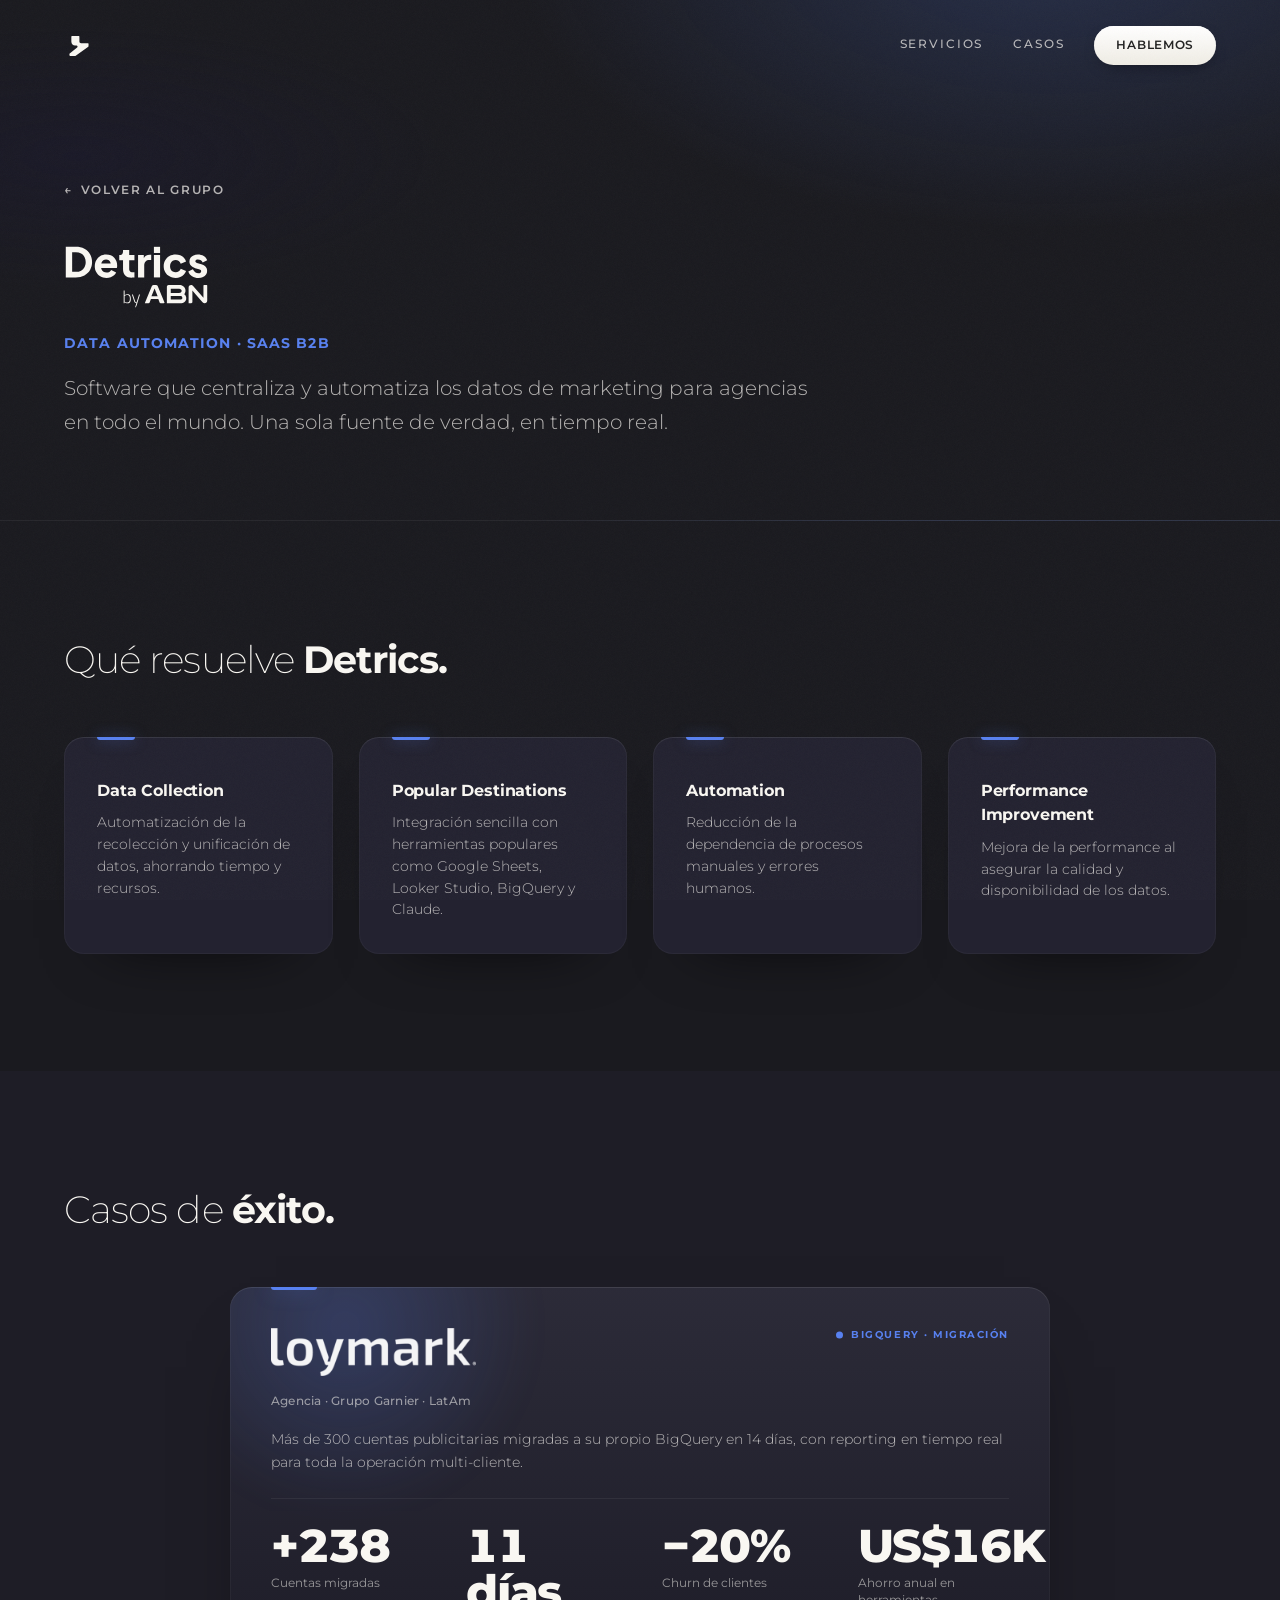
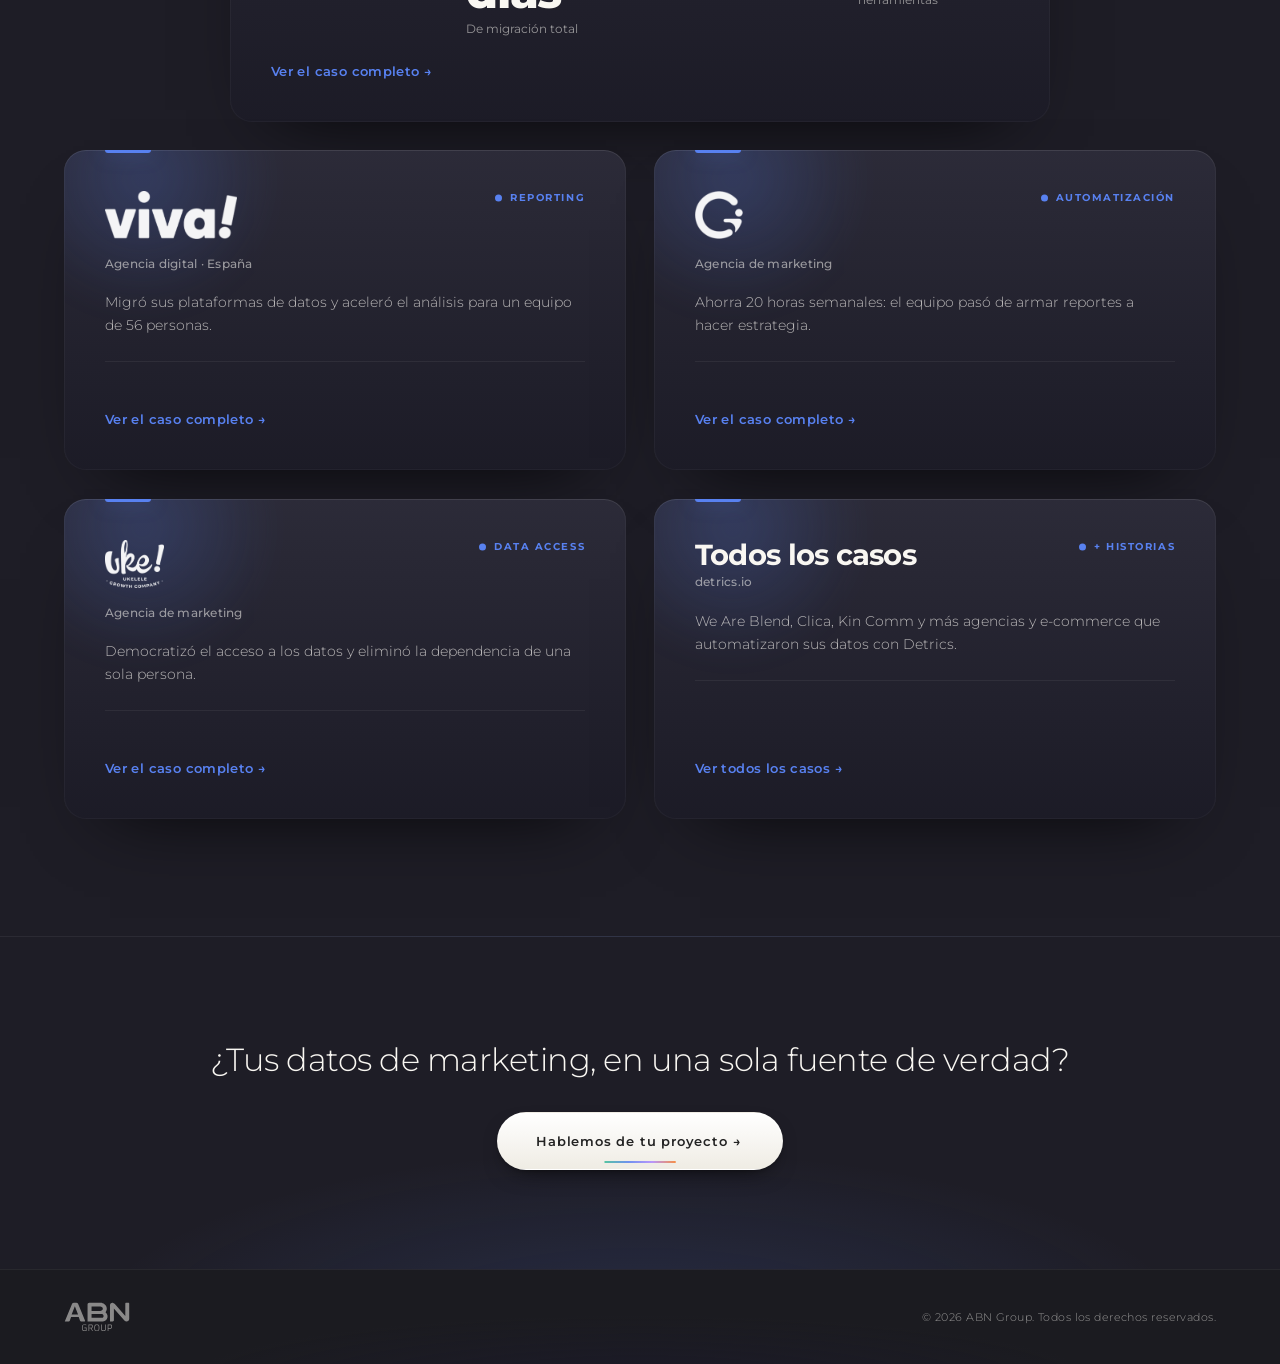
<file: detrics.html>
<!DOCTYPE html>
<html lang="es">
<head>
  <meta charset="UTF-8">
  <meta name="viewport" content="width=device-width, initial-scale=1.0">

  <title>Detrics — Data Automation · SaaS B2B | ABN Group</title>

  <!-- Open Graph -->
  <meta property="og:title" content="Detrics — Data Automation · SaaS B2B | ABN Group">
  <meta property="og:description" content="Software que centraliza y automatiza los datos de marketing. Casos de éxito: Loymark, Viva Conversion, Giver Solutions y más.">
  <meta property="og:type" content="website">
  <meta property="og:locale" content="es_AR">
  <meta property="og:image" content="https://abngroup.io/assets/og/og-abn-group.jpg">
  <meta property="og:image:width" content="1200">
  <meta property="og:image:height" content="630">
  <meta name="twitter:card" content="summary_large_image">
  <meta name="description" content="Software que centraliza y automatiza los datos de marketing. Casos de éxito: Loymark, Viva Conversion, Giver Solutions y más.">

  <link rel="icon" type="image/svg+xml" href="assets/ABN Icon - JP Ash W.svg">
  <link rel="preconnect" href="https://fonts.googleapis.com">
  <link rel="preconnect" href="https://fonts.gstatic.com" crossorigin>
  <link href="https://fonts.googleapis.com/css2?family=Montserrat:ital,wght@0,100;0,200;0,300;0,400;0,500;0,600;0,700;0,800;0,900;1,200;1,300&display=swap" rel="stylesheet">
  <link rel="stylesheet" href="style.css?v=20260819b">
</head>

<body data-page="unit" style="--unit: var(--lblue);">

  <a href="#servicios" class="skip-link">Saltar al contenido</a>

  <nav class="nav" id="nav">
    <a href="index.html" class="nav-logo" aria-label="ABN Group — inicio">
      <img src="assets/ABN Icon - JP Ash W.svg" alt="ABN Group">
    </a>
    <div class="nav-links">
      <a href="#servicios" class="nav-link">Servicios</a>
      <a href="#casos" class="nav-link">Casos</a>
      <a href="index.html#contacto" class="nav-cta">Hablemos</a>
    </div>
  </nav>

  <!-- ==================== HERO DE UNIDAD ==================== -->
  <header class="unit-page-hero">
    <div class="container">
      <a href="index.html" class="back-link">Volver al grupo</a>
      <h1 class="unit-page-title"><img src="assets/trimmed/ABN Detrics JP.svg" alt="Detrics" class="unit-page-logo"></h1>
      <p class="unit-page-kicker">Data Automation · SaaS B2B</p>
      <p class="unit-page-desc">Software que centraliza y automatiza los datos de marketing para agencias en todo el mundo. Una sola fuente de verdad, en tiempo real.</p>
    </div>
  </header>

  <!-- ==================== SERVICIOS ==================== -->
  <section class="unit-section" id="servicios">
    <div class="container">
      <h2 class="unit-section-heading reveal-lines">
        <span class="line"><span>Qué resuelve <b>Detrics.</b></span></span>
      </h2>

      <div class="svc-grid">
        <div class="svc reveal">
          <h3 class="svc-name">Data Collection</h3>
          <p class="svc-desc">Automatización de la recolección y unificación de datos, ahorrando tiempo y recursos.</p>
        </div>
        <div class="svc reveal reveal-d1">
          <h3 class="svc-name">Popular Destinations</h3>
          <p class="svc-desc">Integración sencilla con herramientas populares como Google Sheets, Looker Studio, BigQuery y Claude.</p>
        </div>
        <div class="svc reveal reveal-d2">
          <h3 class="svc-name">Automation</h3>
          <p class="svc-desc">Reducción de la dependencia de procesos manuales y errores humanos.</p>
        </div>
        <div class="svc reveal reveal-d3">
          <h3 class="svc-name">Performance Improvement</h3>
          <p class="svc-desc">Mejora de la performance al asegurar la calidad y disponibilidad de los datos.</p>
        </div>
      </div>
    </div>
  </section>

  <!-- ==================== CASOS ==================== -->
  <section class="unit-section unit-section--alt" id="casos">
    <div class="container">
      <h2 class="unit-section-heading reveal-lines">
        <span class="line"><span>Casos de <b>éxito.</b></span></span>
      </h2>

      <div class="cases cases--unit cases--single">
        <a href="https://detrics.io/es/casos-de-exito/loymark" target="_blank" rel="noopener noreferrer" class="case reveal-side">
          <header class="case-head">
            <div class="case-head-main">
              <img class="case-logo" src="assets/clientes/loymark.png" alt="Loymark">
              <span class="case-sector">Agencia · Grupo Garnier · LatAm</span>
            </div>
            <span class="case-tag">BigQuery · Migración</span>
          </header>
          <p class="case-context">Más de 300 cuentas publicitarias migradas a su propio BigQuery en 14 días, con reporting en tiempo real para toda la operación multi-cliente.</p>
          <div class="case-metrics">
            <div class="case-metric">
              <span class="case-metric-num" data-target="300" data-prefix="+">+300</span>
              <span class="case-metric-label">Cuentas migradas</span>
            </div>
            <div class="case-metric">
              <span class="case-metric-num" data-target="14" data-suffix=" días">14 días</span>
              <span class="case-metric-label">De migración total</span>
            </div>
            <div class="case-metric">
              <span class="case-metric-num" data-target="25" data-prefix="−" data-suffix="%">−25%</span>
              <span class="case-metric-label">Churn de clientes</span>
            </div>
            <div class="case-metric">
              <span class="case-metric-num" data-target="20" data-prefix="US$" data-suffix="K">US$20K</span>
              <span class="case-metric-label">Ahorro anual en herramientas</span>
            </div>
          </div>
          <span class="case-link">Ver el caso completo</span>
        </a>
      </div>

      <div class="cases cases--unit" style="margin-top: clamp(20px, 3vw, 28px);">
        <a href="https://detrics.io/es/casos-de-exito/viva-conversion" target="_blank" rel="noopener noreferrer" class="case reveal-side">
          <header class="case-head">
            <div class="case-head-main">
              <img class="case-logo" src="assets/clientes/vivaconversion.png" alt="Viva Conversion">
              <span class="case-sector">Agencia digital · España</span>
            </div>
            <span class="case-tag">Reporting</span>
          </header>
          <p class="case-context">Migró sus plataformas de datos y aceleró el análisis para un equipo de 56 personas.</p>
          <span class="case-link">Ver el caso completo</span>
        </a>

        <a href="https://detrics.io/es/casos-de-exito/giver-solutions" target="_blank" rel="noopener noreferrer" class="case reveal-side" style="--from: 46px;">
          <header class="case-head">
            <div class="case-head-main">
              <img class="case-logo" src="assets/clientes/giver.png" alt="Giver Solutions">
              <span class="case-sector">Agencia de marketing</span>
            </div>
            <span class="case-tag">Automatización</span>
          </header>
          <p class="case-context">Ahorra 20 horas semanales: el equipo pasó de armar reportes a hacer estrategia.</p>
          <span class="case-link">Ver el caso completo</span>
        </a>

        <a href="https://detrics.io/es/casos-de-exito/ukelele" target="_blank" rel="noopener noreferrer" class="case reveal-side">
          <header class="case-head">
            <div class="case-head-main">
              <img class="case-logo" src="assets/clientes/ukelele.png" alt="Ukelele">
              <span class="case-sector">Agencia de marketing</span>
            </div>
            <span class="case-tag">Data Access</span>
          </header>
          <p class="case-context">Democratizó el acceso a los datos y eliminó la dependencia de una sola persona.</p>
          <span class="case-link">Ver el caso completo</span>
        </a>

        <a href="https://detrics.io/es/casos-de-exito/" target="_blank" rel="noopener noreferrer" class="case reveal-side" style="--from: 46px;">
          <header class="case-head">
            <div class="case-head-main">
              <span class="case-client">Todos los casos</span>
              <span class="case-sector">detrics.io</span>
            </div>
            <span class="case-tag">+ historias</span>
          </header>
          <p class="case-context">We Are Blend, Clica, Kin Comm y más agencias y e-commerce que automatizaron sus datos con Detrics.</p>
          <span class="case-link">Ver todos los casos</span>
        </a>
      </div>
    </div>
  </section>

  <!-- ==================== CTA ==================== -->
  <section class="unit-cta-band">
    <div class="container">
      <p class="unit-cta-band-text">¿Tus datos de marketing, en una sola fuente de verdad?</p>
      <a href="index.html#contacto" class="btn btn--solid btn--lg" data-magnetic><span class="btn-label">Hablemos de tu proyecto</span></a>
    </div>
  </section>

  <footer class="footer">
    <div class="footer-inner">
      <a href="index.html" class="footer-logo" aria-label="ABN Group — inicio">
        <img src="assets/trimmed/ABN Group Logo - JP Ash W.svg" alt="ABN Group">
      </a>
      <span class="footer-copy">© 2026 ABN Group. Todos los derechos reservados.</span>
    </div>
  </footer>

  <script src="script.js?v=20260819"></script>

</body>
</html>
</file>
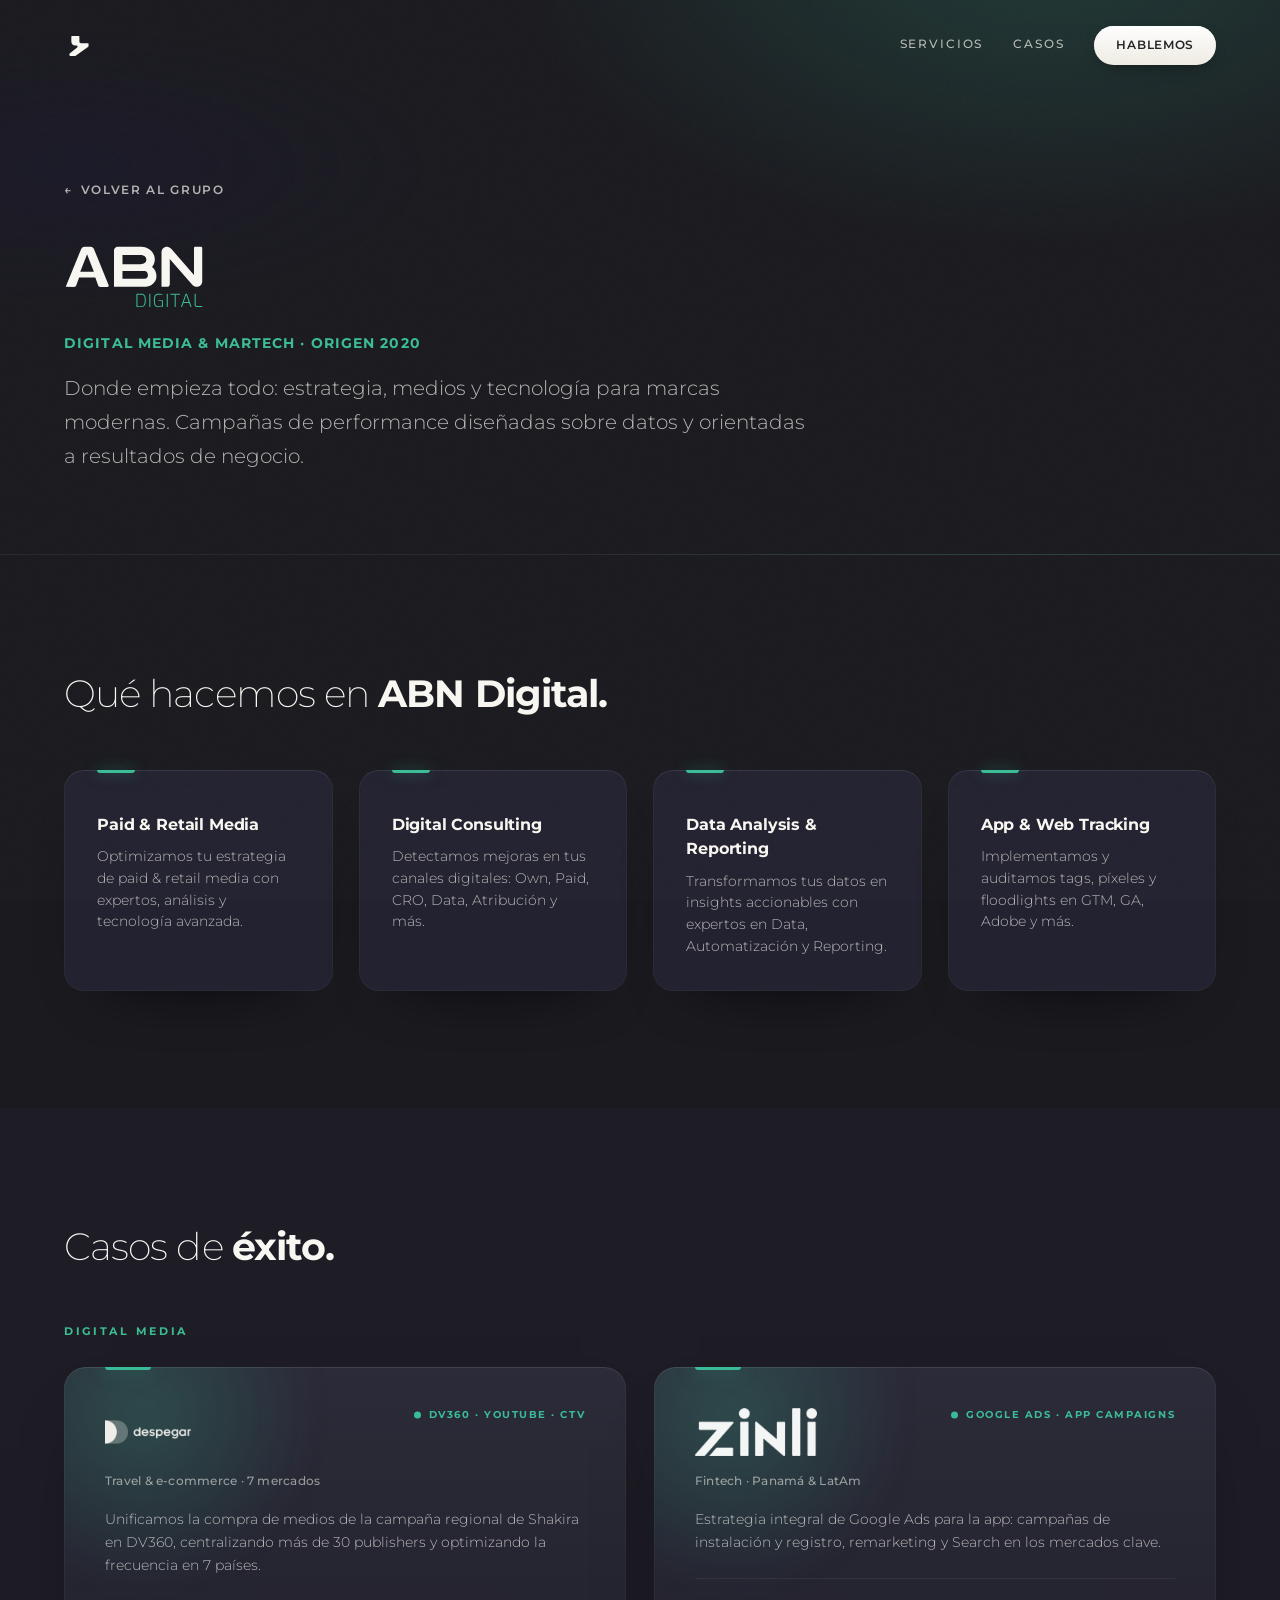
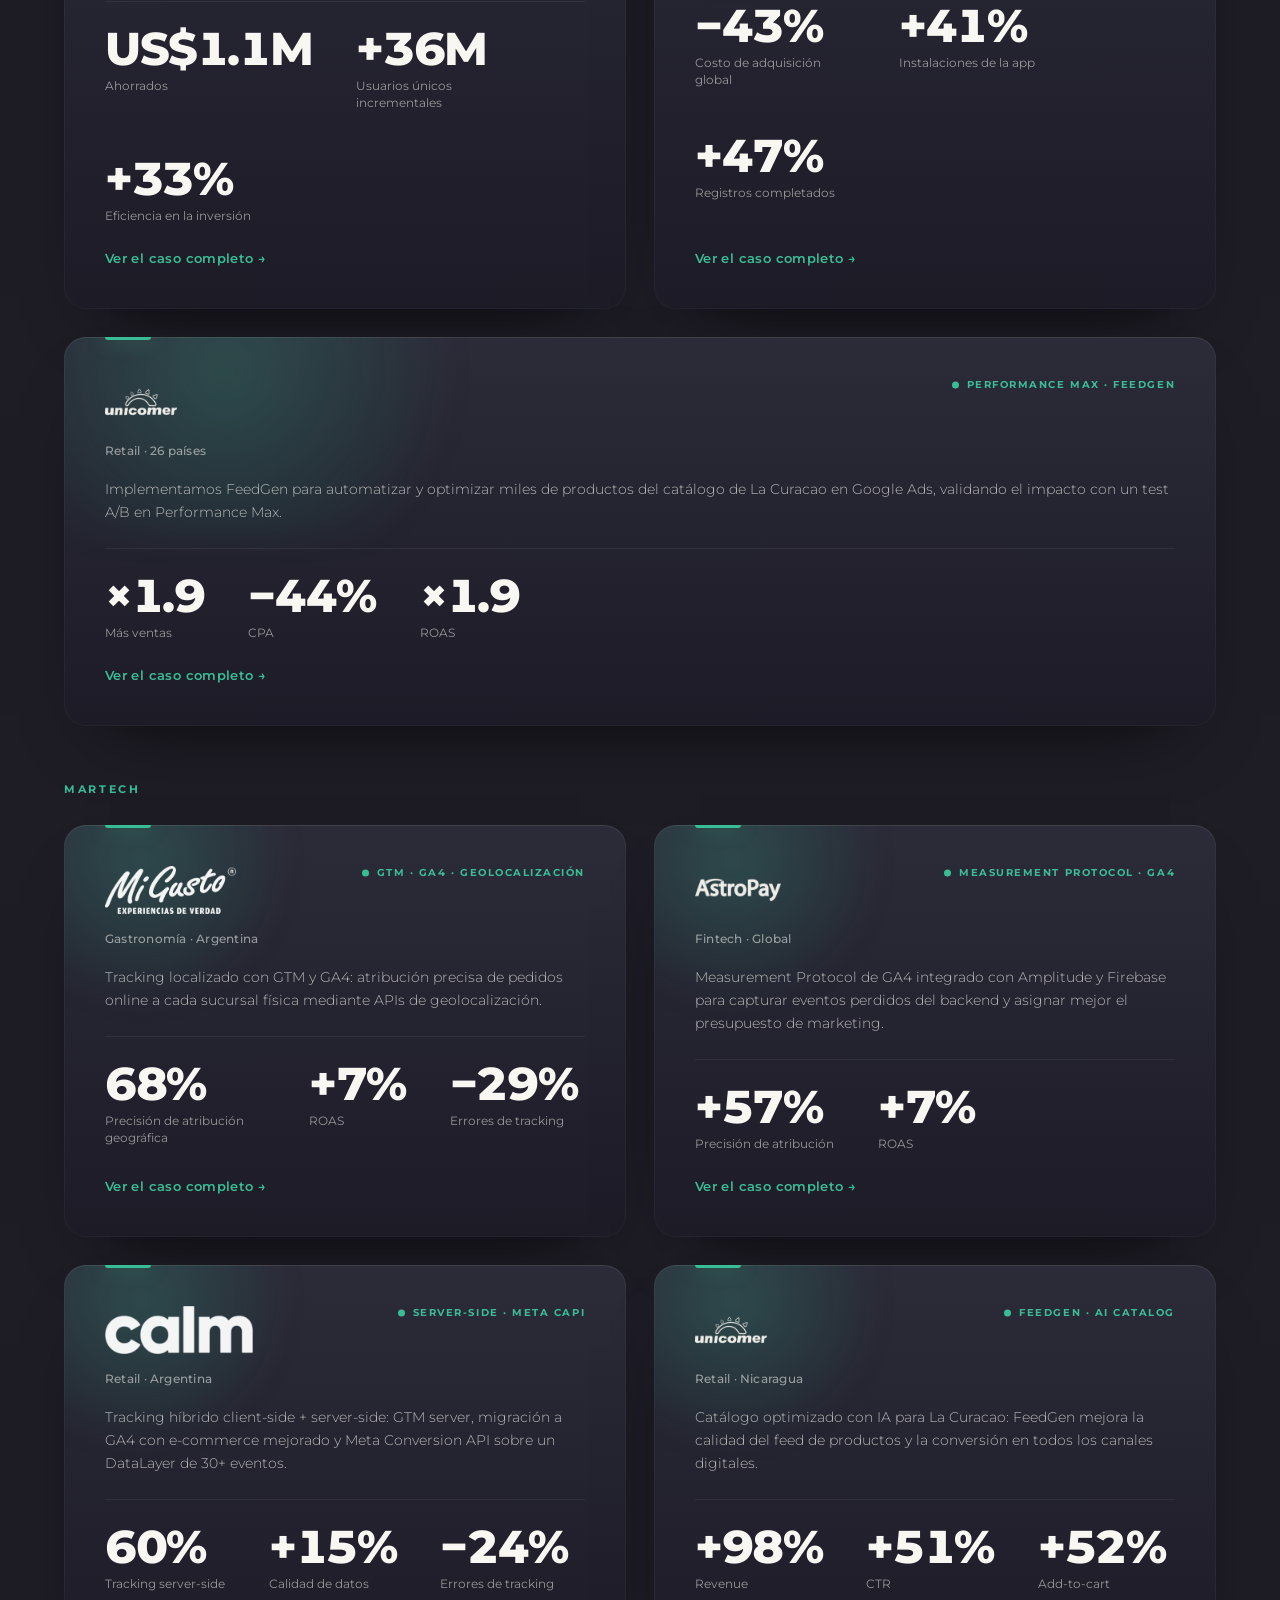
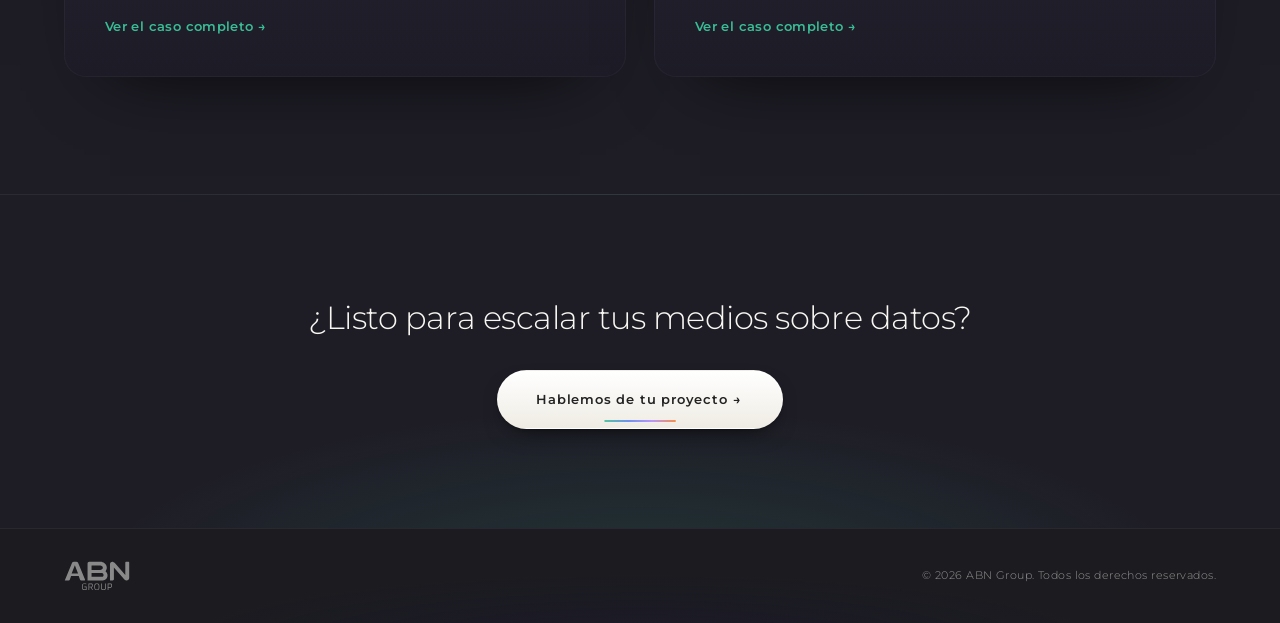
<file: digital.html>
<!DOCTYPE html>
<html lang="es">
<head>
  <meta charset="UTF-8">
  <meta name="viewport" content="width=device-width, initial-scale=1.0">

  <title>ABN Digital — Digital Media &amp; Martech | ABN Group</title>

  <!-- Open Graph -->
  <meta property="og:title" content="ABN Digital — Digital Media &amp; Martech | ABN Group">
  <meta property="og:description" content="Paid & Retail Media, Digital Consulting, Data Analysis & Reporting y App & Web Tracking. Casos de éxito de ABN Digital: Despegar, Zinli, Unicomer, AstroPay y más.">
  <meta property="og:type" content="website">
  <meta property="og:locale" content="es_AR">
  <meta property="og:image" content="https://abngroup.io/assets/og/og-abn-group.jpg">
  <meta property="og:image:width" content="1200">
  <meta property="og:image:height" content="630">
  <meta name="twitter:card" content="summary_large_image">
  <meta name="description" content="Paid & Retail Media, Digital Consulting, Data Analysis & Reporting y App & Web Tracking. Casos de éxito de ABN Digital: Despegar, Zinli, Unicomer, AstroPay y más.">

  <link rel="icon" type="image/svg+xml" href="assets/ABN Icon - JP Ash W.svg">
  <link rel="preconnect" href="https://fonts.googleapis.com">
  <link rel="preconnect" href="https://fonts.gstatic.com" crossorigin>
  <link href="https://fonts.googleapis.com/css2?family=Montserrat:ital,wght@0,100;0,200;0,300;0,400;0,500;0,600;0,700;0,800;0,900;1,200;1,300&display=swap" rel="stylesheet">
  <link rel="stylesheet" href="style.css?v=20260819b">
</head>

<body data-page="unit" style="--unit: var(--green);">

  <a href="#servicios" class="skip-link">Saltar al contenido</a>

  <nav class="nav" id="nav">
    <a href="index.html" class="nav-logo" aria-label="ABN Group — inicio">
      <img src="assets/ABN Icon - JP Ash W.svg" alt="ABN Group">
    </a>
    <div class="nav-links">
      <a href="#servicios" class="nav-link">Servicios</a>
      <a href="#casos" class="nav-link">Casos</a>
      <a href="index.html#contacto" class="nav-cta">Hablemos</a>
    </div>
  </nav>

  <!-- ==================== HERO DE UNIDAD ==================== -->
  <header class="unit-page-hero">
    <div class="container">
      <a href="index.html" class="back-link">Volver al grupo</a>
      <h1 class="unit-page-title"><img src="assets/trimmed/ABN Digital Logo - JP Ash W.svg" alt="ABN Digital" class="unit-page-logo"></h1>
      <p class="unit-page-kicker">Digital Media &amp; Martech · Origen 2020</p>
      <p class="unit-page-desc">Donde empieza todo: estrategia, medios y tecnología para marcas modernas. Campañas de performance diseñadas sobre datos y orientadas a resultados de negocio.</p>
    </div>
  </header>

  <!-- ==================== SERVICIOS ==================== -->
  <section class="unit-section" id="servicios">
    <div class="container">
      <h2 class="unit-section-heading reveal-lines">
        <span class="line"><span>Qué hacemos en <b>ABN Digital.</b></span></span>
      </h2>

      <div class="svc-grid">
        <div class="svc reveal">
          <h3 class="svc-name">Paid &amp; Retail Media</h3>
          <p class="svc-desc">Optimizamos tu estrategia de paid &amp; retail media con expertos, análisis y tecnología avanzada.</p>
        </div>
        <div class="svc reveal reveal-d1">
          <h3 class="svc-name">Digital Consulting</h3>
          <p class="svc-desc">Detectamos mejoras en tus canales digitales: Own, Paid, CRO, Data, Atribución y más.</p>
        </div>
        <div class="svc reveal reveal-d2">
          <h3 class="svc-name">Data Analysis &amp; Reporting</h3>
          <p class="svc-desc">Transformamos tus datos en insights accionables con expertos en Data, Automatización y Reporting.</p>
        </div>
        <div class="svc reveal reveal-d3">
          <h3 class="svc-name">App &amp; Web Tracking</h3>
          <p class="svc-desc">Implementamos y auditamos tags, píxeles y floodlights en GTM, GA, Adobe y más.</p>
        </div>
      </div>
    </div>
  </section>

  <!-- ==================== CASOS ==================== -->
  <section class="unit-section unit-section--alt" id="casos">
    <div class="container">
      <h2 class="unit-section-heading reveal-lines">
        <span class="line"><span>Casos de <b>éxito.</b></span></span>
      </h2>

      <p class="cases-sub reveal">Digital Media</p>
      <div class="cases cases--unit">
        <a href="https://abndigital.com.ar/case-study/digital-media/despegar" target="_blank" rel="noopener noreferrer" class="case reveal-side">
          <header class="case-head">
            <div class="case-head-main">
              <img class="case-logo" src="assets/clientes/despegar.png" alt="Despegar">
              <span class="case-sector">Travel &amp; e-commerce · 7 mercados</span>
            </div>
            <span class="case-tag">DV360 · YouTube · CTV</span>
          </header>
          <p class="case-context">Unificamos la compra de medios de la campaña regional de Shakira en DV360, centralizando más de 30 publishers y optimizando la frecuencia en 7 países.</p>
          <div class="case-metrics">
            <div class="case-metric">
              <span class="case-metric-num" data-target="1.3" data-prefix="US$" data-suffix="M" data-decimals="1">US$1.3M</span>
              <span class="case-metric-label">Ahorrados</span>
            </div>
            <div class="case-metric">
              <span class="case-metric-num" data-target="44" data-prefix="+" data-suffix="M">+44M</span>
              <span class="case-metric-label">Usuarios únicos incrementales</span>
            </div>
            <div class="case-metric">
              <span class="case-metric-num" data-target="40" data-prefix="+" data-suffix="%">+40%</span>
              <span class="case-metric-label">Eficiencia en la inversión</span>
            </div>
          </div>
          <span class="case-link">Ver el caso completo</span>
        </a>

        <a href="https://abndigital.com.ar/case-study/digital-media/zinli" target="_blank" rel="noopener noreferrer" class="case reveal-side" style="--from: 46px;">
          <header class="case-head">
            <div class="case-head-main">
              <img class="case-logo" src="assets/clientes/zinli.png" alt="Zinli">
              <span class="case-sector">Fintech · Panamá &amp; LatAm</span>
            </div>
            <span class="case-tag">Google Ads · App Campaigns</span>
          </header>
          <p class="case-context">Estrategia integral de Google Ads para la app: campañas de instalación y registro, remarketing y Search en los mercados clave.</p>
          <div class="case-metrics">
            <div class="case-metric">
              <span class="case-metric-num" data-target="53" data-prefix="−" data-suffix="%">−53%</span>
              <span class="case-metric-label">Costo de adquisición global</span>
            </div>
            <div class="case-metric">
              <span class="case-metric-num" data-target="50" data-prefix="+" data-suffix="%">+50%</span>
              <span class="case-metric-label">Instalaciones de la app</span>
            </div>
            <div class="case-metric">
              <span class="case-metric-num" data-target="57" data-prefix="+" data-suffix="%">+57%</span>
              <span class="case-metric-label">Registros completados</span>
            </div>
          </div>
          <span class="case-link">Ver el caso completo</span>
        </a>

        <a href="https://abndigital.com.ar/case-study/digital-media/unicomer" target="_blank" rel="noopener noreferrer" class="case reveal-side">
          <header class="case-head">
            <div class="case-head-main">
              <img class="case-logo" src="assets/clientes/unicomer.png" alt="Unicomer">
              <span class="case-sector">Retail · 26 países</span>
            </div>
            <span class="case-tag">Performance Max · FeedGen</span>
          </header>
          <p class="case-context">Implementamos FeedGen para automatizar y optimizar miles de productos del catálogo de La Curacao en Google Ads, validando el impacto con un test A/B en Performance Max.</p>
          <div class="case-metrics">
            <div class="case-metric">
              <span class="case-metric-num" data-target="2.6" data-prefix="×" data-decimals="1">×2.6</span>
              <span class="case-metric-label">Más ventas</span>
            </div>
            <div class="case-metric">
              <span class="case-metric-num" data-target="62" data-prefix="−" data-suffix="%">−62%</span>
              <span class="case-metric-label">CPA</span>
            </div>
            <div class="case-metric">
              <span class="case-metric-num" data-target="2.6" data-prefix="×" data-decimals="1">×2.6</span>
              <span class="case-metric-label">ROAS</span>
            </div>
          </div>
          <span class="case-link">Ver el caso completo</span>
        </a>
      </div>

      <p class="cases-sub reveal">Martech</p>
      <div class="cases cases--unit">
        <a href="https://abndigital.com.ar/case-study/data-tech/migusto" target="_blank" rel="noopener noreferrer" class="case reveal-side">
          <header class="case-head">
            <div class="case-head-main">
              <img class="case-logo" src="assets/clientes/migusto.png" alt="Mi Gusto">
              <span class="case-sector">Gastronomía · Argentina</span>
            </div>
            <span class="case-tag">GTM · GA4 · Geolocalización</span>
          </header>
          <p class="case-context">Tracking localizado con GTM y GA4: atribución precisa de pedidos online a cada sucursal física mediante APIs de geolocalización.</p>
          <div class="case-metrics">
            <div class="case-metric">
              <span class="case-metric-num" data-target="95" data-suffix="%">95%</span>
              <span class="case-metric-label">Precisión de atribución geográfica</span>
            </div>
            <div class="case-metric">
              <span class="case-metric-num" data-target="10" data-prefix="+" data-suffix="%">+10%</span>
              <span class="case-metric-label">ROAS</span>
            </div>
            <div class="case-metric">
              <span class="case-metric-num" data-target="40" data-prefix="−" data-suffix="%">−40%</span>
              <span class="case-metric-label">Errores de tracking</span>
            </div>
          </div>
          <span class="case-link">Ver el caso completo</span>
        </a>

        <a href="https://abndigital.com.ar/case-study/data-tech/astropay" target="_blank" rel="noopener noreferrer" class="case reveal-side" style="--from: 46px;">
          <header class="case-head">
            <div class="case-head-main">
              <img class="case-logo" src="assets/clientes/astropay.png" alt="AstroPay">
              <span class="case-sector">Fintech · Global</span>
            </div>
            <span class="case-tag">Measurement Protocol · GA4</span>
          </header>
          <p class="case-context">Measurement Protocol de GA4 integrado con Amplitude y Firebase para capturar eventos perdidos del backend y asignar mejor el presupuesto de marketing.</p>
          <div class="case-metrics">
            <div class="case-metric">
              <span class="case-metric-num" data-target="95" data-prefix="+" data-suffix="%">+95%</span>
              <span class="case-metric-label">Precisión de atribución</span>
            </div>
            <div class="case-metric">
              <span class="case-metric-num" data-target="11" data-prefix="+" data-suffix="%">+11%</span>
              <span class="case-metric-label">ROAS</span>
            </div>
          </div>
          <span class="case-link">Ver el caso completo</span>
        </a>

        <a href="https://abndigital.com.ar/case-study/data-tech/calm" target="_blank" rel="noopener noreferrer" class="case reveal-side">
          <header class="case-head">
            <div class="case-head-main">
              <img class="case-logo" src="assets/clientes/calm.png" alt="Calm">
              <span class="case-sector">Retail · Argentina</span>
            </div>
            <span class="case-tag">Server-side · Meta CAPI</span>
          </header>
          <p class="case-context">Tracking híbrido client-side + server-side: GTM server, migración a GA4 con e-commerce mejorado y Meta Conversion API sobre un DataLayer de 30+ eventos.</p>
          <div class="case-metrics">
            <div class="case-metric">
              <span class="case-metric-num" data-target="100" data-suffix="%">100%</span>
              <span class="case-metric-label">Tracking server-side</span>
            </div>
            <div class="case-metric">
              <span class="case-metric-num" data-target="25" data-prefix="+" data-suffix="%">+25%</span>
              <span class="case-metric-label">Calidad de datos</span>
            </div>
            <div class="case-metric">
              <span class="case-metric-num" data-target="40" data-prefix="−" data-suffix="%">−40%</span>
              <span class="case-metric-label">Errores de tracking</span>
            </div>
          </div>
          <span class="case-link">Ver el caso completo</span>
        </a>

        <a href="https://abndigital.com.ar/case-study/data-tech/unicomer" target="_blank" rel="noopener noreferrer" class="case reveal-side" style="--from: 46px;">
          <header class="case-head">
            <div class="case-head-main">
              <img class="case-logo" src="assets/clientes/unicomer.png" alt="Unicomer">
              <span class="case-sector">Retail · Nicaragua</span>
            </div>
            <span class="case-tag">FeedGen · AI Catalog</span>
          </header>
          <p class="case-context">Catálogo optimizado con IA para La Curacao: FeedGen mejora la calidad del feed de productos y la conversión en todos los canales digitales.</p>
          <div class="case-metrics">
            <div class="case-metric">
              <span class="case-metric-num" data-target="163" data-prefix="+" data-suffix="%">+163%</span>
              <span class="case-metric-label">Revenue</span>
            </div>
            <div class="case-metric">
              <span class="case-metric-num" data-target="85" data-prefix="+" data-suffix="%">+85%</span>
              <span class="case-metric-label">CTR</span>
            </div>
            <div class="case-metric">
              <span class="case-metric-num" data-target="86" data-prefix="+" data-suffix="%">+86%</span>
              <span class="case-metric-label">Add-to-cart</span>
            </div>
          </div>
          <span class="case-link">Ver el caso completo</span>
        </a>
      </div>
    </div>
  </section>

  <!-- ==================== CTA ==================== -->
  <section class="unit-cta-band">
    <div class="container">
      <p class="unit-cta-band-text">¿Listo para escalar tus medios sobre datos?</p>
      <a href="index.html#contacto" class="btn btn--solid btn--lg" data-magnetic><span class="btn-label">Hablemos de tu proyecto</span></a>
    </div>
  </section>

  <footer class="footer">
    <div class="footer-inner">
      <a href="index.html" class="footer-logo" aria-label="ABN Group — inicio">
        <img src="assets/trimmed/ABN Group Logo - JP Ash W.svg" alt="ABN Group">
      </a>
      <span class="footer-copy">© 2026 ABN Group. Todos los derechos reservados.</span>
    </div>
  </footer>

  <script src="script.js?v=20260819"></script>

</body>
</html>
</file>
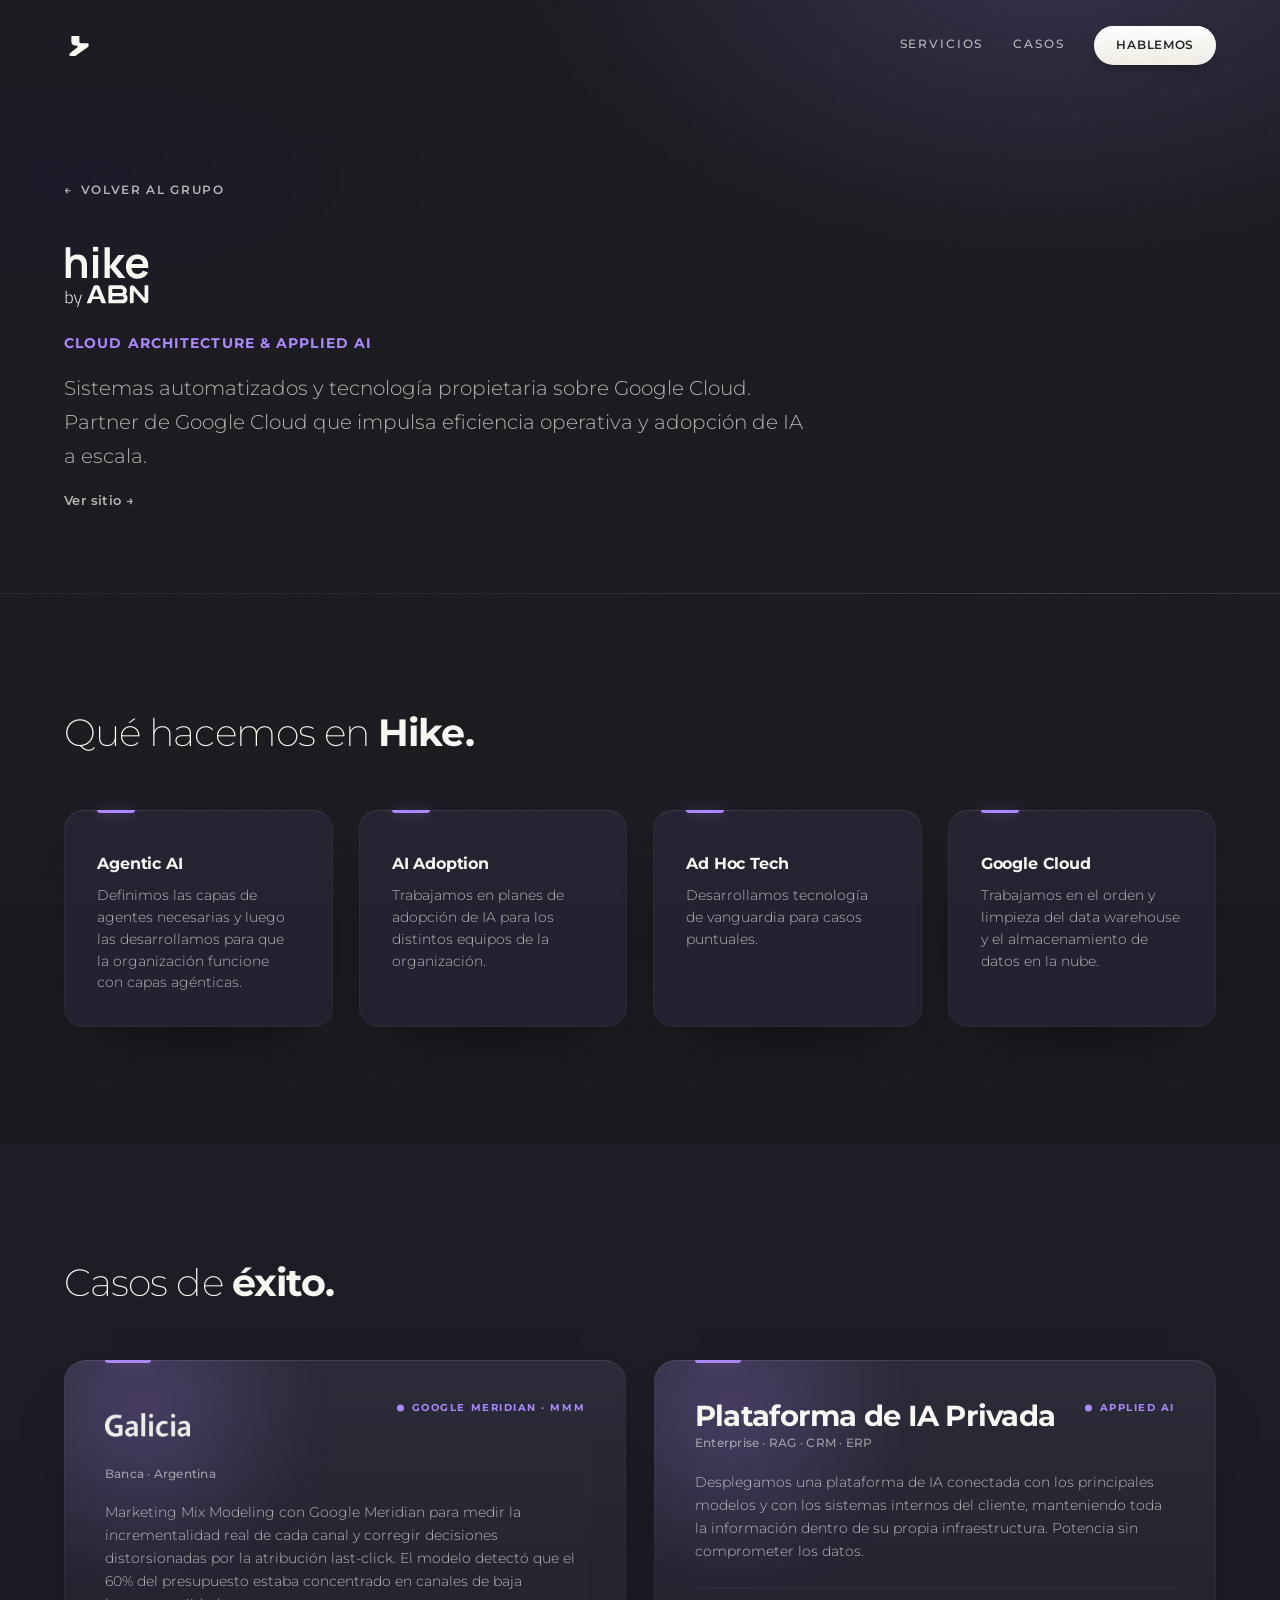
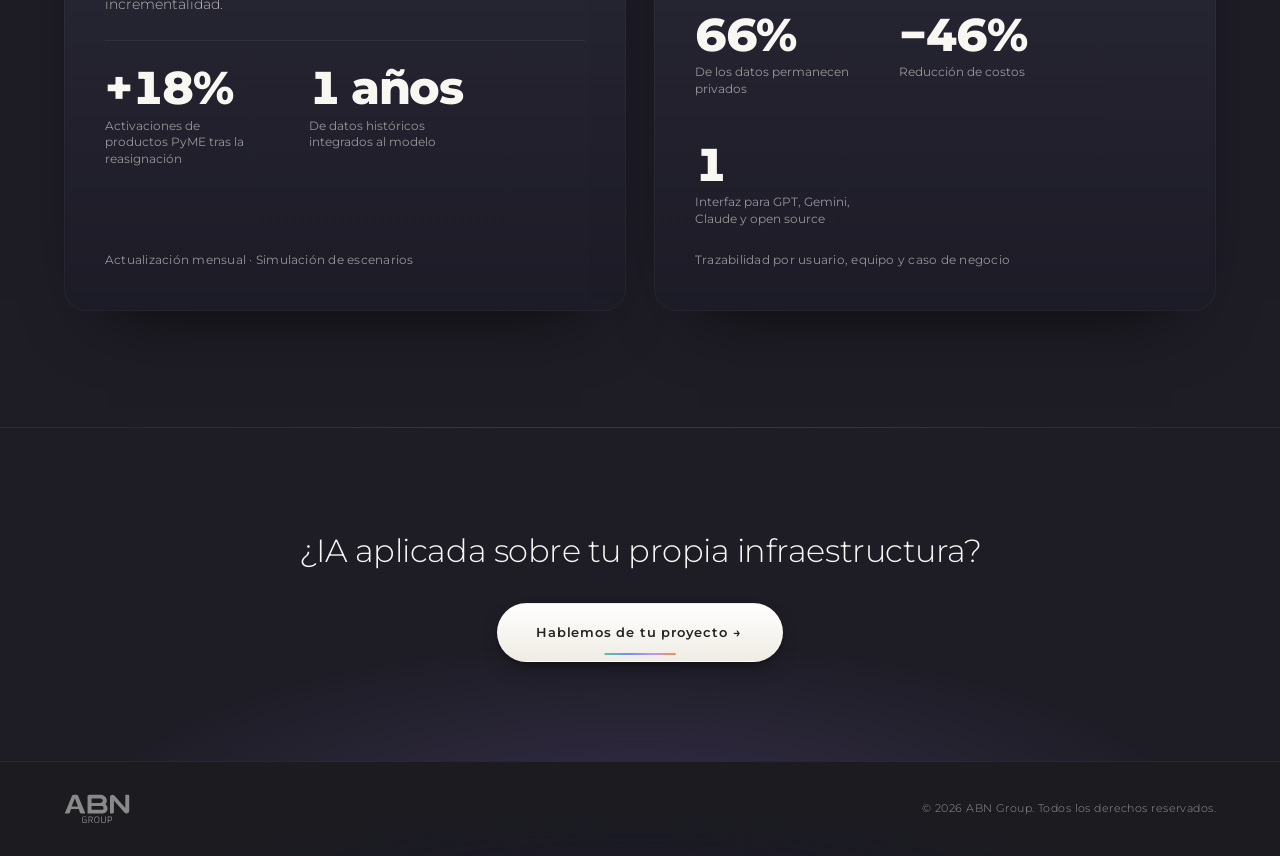
<file: hike.html>
<!DOCTYPE html>
<html lang="es">
<head>
  <meta charset="UTF-8">
  <meta name="viewport" content="width=device-width, initial-scale=1.0">

  <title>Hike — Cloud Architecture &amp; Applied AI | ABN Group</title>

  <!-- Open Graph -->
  <meta property="og:title" content="Hike — Cloud Architecture &amp; Applied AI | ABN Group">
  <meta property="og:description" content="Agentic AI, AI Adoption, tecnología a medida y Google Cloud. Casos de éxito: Marketing Mix Modeling para Galicia y plataforma de IA privada.">
  <meta property="og:type" content="website">
  <meta property="og:locale" content="es_AR">
  <meta property="og:image" content="https://abngroup.io/assets/og/og-abn-group.jpg">
  <meta property="og:image:width" content="1200">
  <meta property="og:image:height" content="630">
  <meta name="twitter:card" content="summary_large_image">
  <meta name="description" content="Agentic AI, AI Adoption, tecnología a medida y Google Cloud. Casos de éxito: Marketing Mix Modeling para Galicia y plataforma de IA privada.">

  <link rel="icon" type="image/svg+xml" href="assets/ABN Icon - JP Ash W.svg">
  <link rel="preconnect" href="https://fonts.googleapis.com">
  <link rel="preconnect" href="https://fonts.gstatic.com" crossorigin>
  <link href="https://fonts.googleapis.com/css2?family=Montserrat:ital,wght@0,100;0,200;0,300;0,400;0,500;0,600;0,700;0,800;0,900;1,200;1,300&display=swap" rel="stylesheet">
  <link rel="stylesheet" href="style.css?v=20260819b">
</head>

<body data-page="unit" style="--unit: var(--violet);">

  <a href="#servicios" class="skip-link">Saltar al contenido</a>

  <nav class="nav" id="nav">
    <a href="index.html" class="nav-logo" aria-label="ABN Group — inicio">
      <img src="assets/ABN Icon - JP Ash W.svg" alt="ABN Group">
    </a>
    <div class="nav-links">
      <a href="#servicios" class="nav-link">Servicios</a>
      <a href="#casos" class="nav-link">Casos</a>
      <a href="index.html#contacto" class="nav-cta">Hablemos</a>
    </div>
  </nav>

  <!-- ==================== HERO DE UNIDAD ==================== -->
  <header class="unit-page-hero">
    <div class="container">
      <a href="index.html" class="back-link">Volver al grupo</a>
      <h1 class="unit-page-title"><img src="assets/trimmed/ABN Hike JP.svg" alt="Hike" class="unit-page-logo"></h1>
      <p class="unit-page-kicker">Cloud Architecture &amp; Applied AI</p>
      <p class="unit-page-desc">Sistemas automatizados y tecnología propietaria sobre Google Cloud. Partner de Google Cloud que impulsa eficiencia operativa y adopción de IA a escala.</p>
      <a href="https://www.hikethecloud.com/" target="_blank" rel="noopener noreferrer" class="unit-link">Ver sitio<span aria-hidden="true"> →</span></a>
    </div>
  </header>

  <!-- ==================== SERVICIOS ==================== -->
  <section class="unit-section" id="servicios">
    <div class="container">
      <h2 class="unit-section-heading reveal-lines">
        <span class="line"><span>Qué hacemos en <b>Hike.</b></span></span>
      </h2>

      <div class="svc-grid">
        <div class="svc reveal">
          <h3 class="svc-name">Agentic AI</h3>
          <p class="svc-desc">Definimos las capas de agentes necesarias y luego las desarrollamos para que la organización funcione con capas agénticas.</p>
        </div>
        <div class="svc reveal reveal-d1">
          <h3 class="svc-name">AI Adoption</h3>
          <p class="svc-desc">Trabajamos en planes de adopción de IA para los distintos equipos de la organización.</p>
        </div>
        <div class="svc reveal reveal-d2">
          <h3 class="svc-name">Ad Hoc Tech</h3>
          <p class="svc-desc">Desarrollamos tecnología de vanguardia para casos puntuales.</p>
        </div>
        <div class="svc reveal reveal-d3">
          <h3 class="svc-name">Google Cloud</h3>
          <p class="svc-desc">Trabajamos en el orden y limpieza del data warehouse y el almacenamiento de datos en la nube.</p>
        </div>
      </div>
    </div>
  </section>

  <!-- ==================== CASOS ==================== -->
  <section class="unit-section unit-section--alt" id="casos">
    <div class="container">
      <h2 class="unit-section-heading reveal-lines">
        <span class="line"><span>Casos de <b>éxito.</b></span></span>
      </h2>

      <div class="cases cases--unit">
        <article class="case reveal-side">
          <header class="case-head">
            <div class="case-head-main">
              <img class="case-logo" src="assets/clientes/galicia.png" alt="Banco Galicia">
              <span class="case-sector">Banca · Argentina</span>
            </div>
            <span class="case-tag">Google Meridian · MMM</span>
          </header>
          <p class="case-context">Marketing Mix Modeling con Google Meridian para medir la incrementalidad real de cada canal y corregir decisiones distorsionadas por la atribución last-click. El modelo detectó que el 60% del presupuesto estaba concentrado en canales de baja incrementalidad.</p>
          <div class="case-metrics">
            <div class="case-metric">
              <span class="case-metric-num" data-target="28" data-prefix="+" data-suffix="%">+28%</span>
              <span class="case-metric-label">Activaciones de productos PyME tras la reasignación</span>
            </div>
            <div class="case-metric">
              <span class="case-metric-num" data-target="2" data-suffix=" años">2 años</span>
              <span class="case-metric-label">De datos históricos integrados al modelo</span>
            </div>
          </div>
          <footer class="case-foot">Actualización mensual · Simulación de escenarios</footer>
        </article>

        <article class="case reveal-side" style="--from: 46px;">
          <header class="case-head">
            <div class="case-head-main">
              <span class="case-client">Plataforma de IA Privada</span>
              <span class="case-sector">Enterprise · RAG · CRM · ERP</span>
            </div>
            <span class="case-tag">Applied AI</span>
          </header>
          <p class="case-context">Desplegamos una plataforma de IA conectada con los principales modelos y con los sistemas internos del cliente, manteniendo toda la información dentro de su propia infraestructura. Potencia sin comprometer los datos.</p>
          <div class="case-metrics">
            <div class="case-metric">
              <span class="case-metric-num" data-target="100" data-suffix="%">100%</span>
              <span class="case-metric-label">De los datos permanecen privados</span>
            </div>
            <div class="case-metric">
              <span class="case-metric-num" data-target="70" data-prefix="−" data-suffix="%">−70%</span>
              <span class="case-metric-label">Reducción de costos</span>
            </div>
            <div class="case-metric">
              <span class="case-metric-num" data-target="1">1</span>
              <span class="case-metric-label">Interfaz para GPT, Gemini, Claude y open source</span>
            </div>
          </div>
          <footer class="case-foot">Trazabilidad por usuario, equipo y caso de negocio</footer>
        </article>
      </div>
    </div>
  </section>

  <!-- ==================== CTA ==================== -->
  <section class="unit-cta-band">
    <div class="container">
      <p class="unit-cta-band-text">¿IA aplicada sobre tu propia infraestructura?</p>
      <a href="index.html#contacto" class="btn btn--solid btn--lg" data-magnetic><span class="btn-label">Hablemos de tu proyecto</span></a>
    </div>
  </section>

  <footer class="footer">
    <div class="footer-inner">
      <a href="index.html" class="footer-logo" aria-label="ABN Group — inicio">
        <img src="assets/trimmed/ABN Group Logo - JP Ash W.svg" alt="ABN Group">
      </a>
      <span class="footer-copy">© 2026 ABN Group. Todos los derechos reservados.</span>
    </div>
  </footer>

  <script src="script.js?v=20260819"></script>

</body>
</html>
</file>
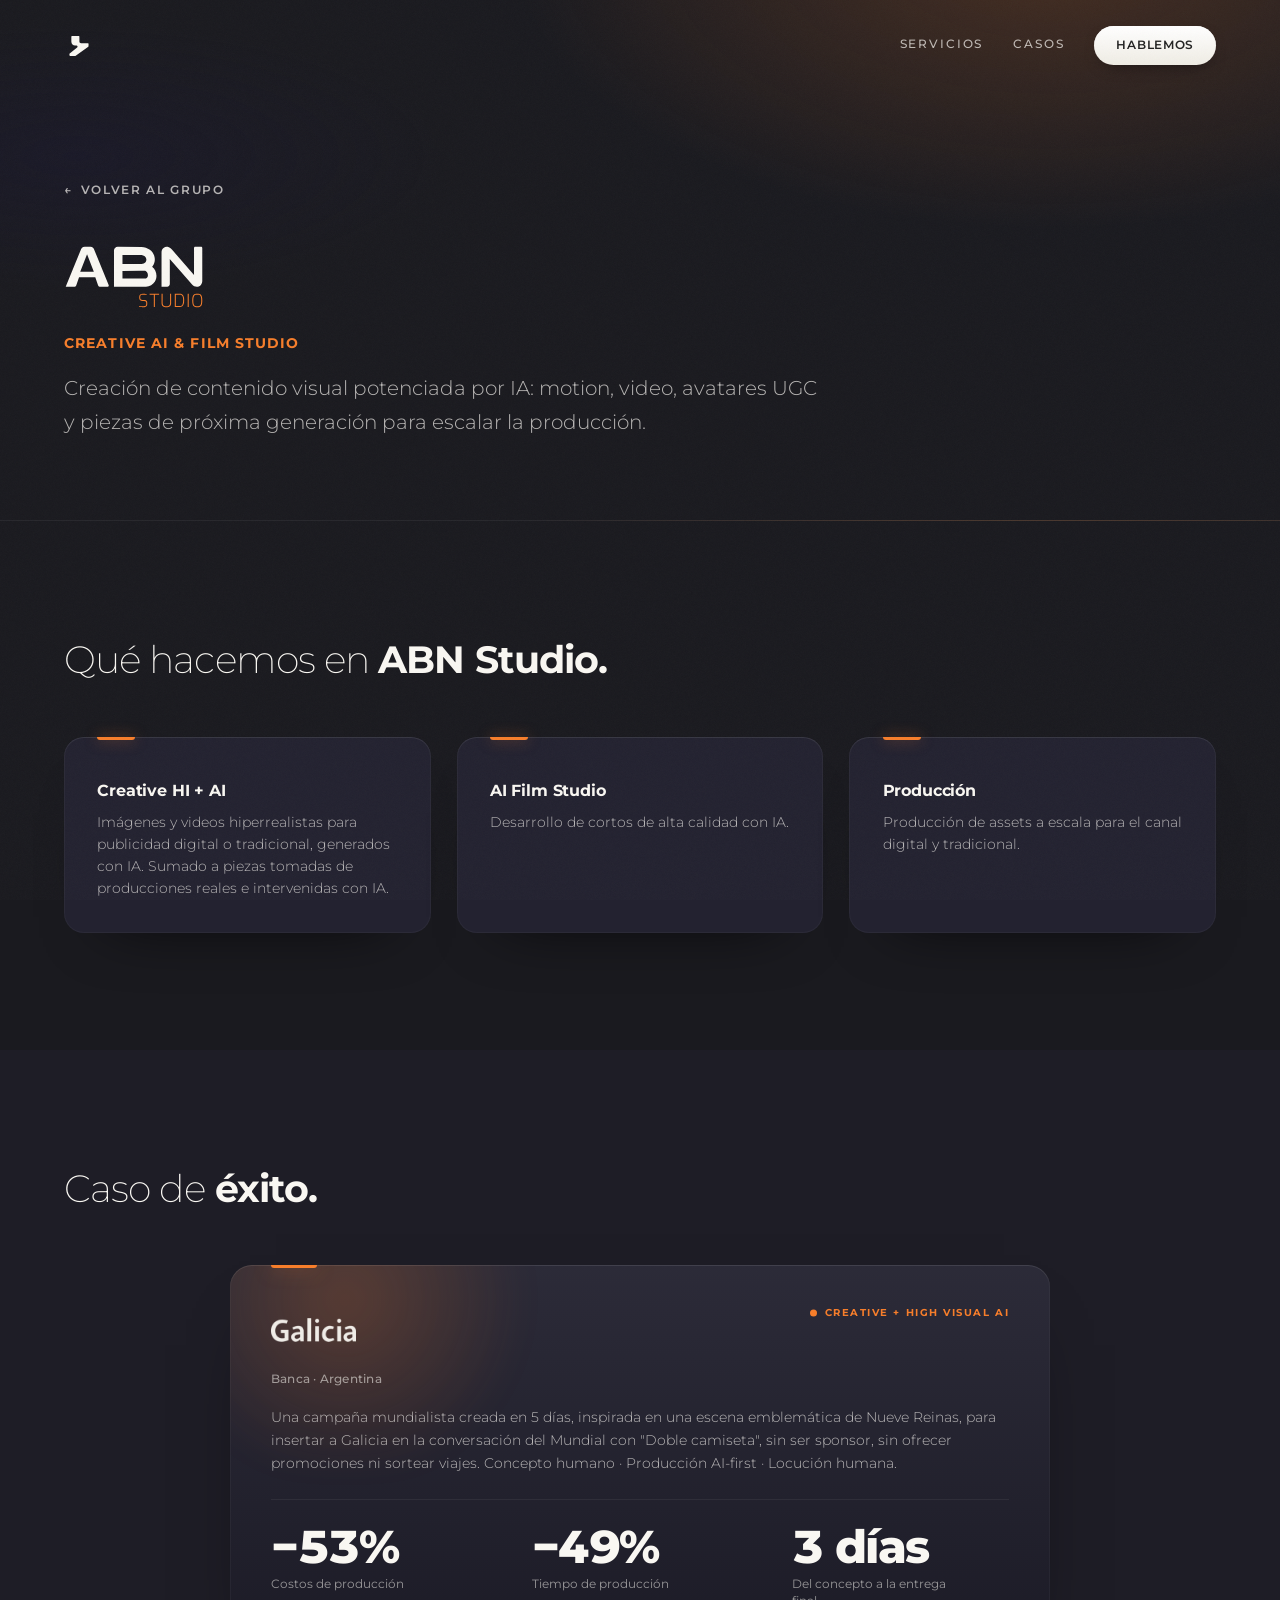
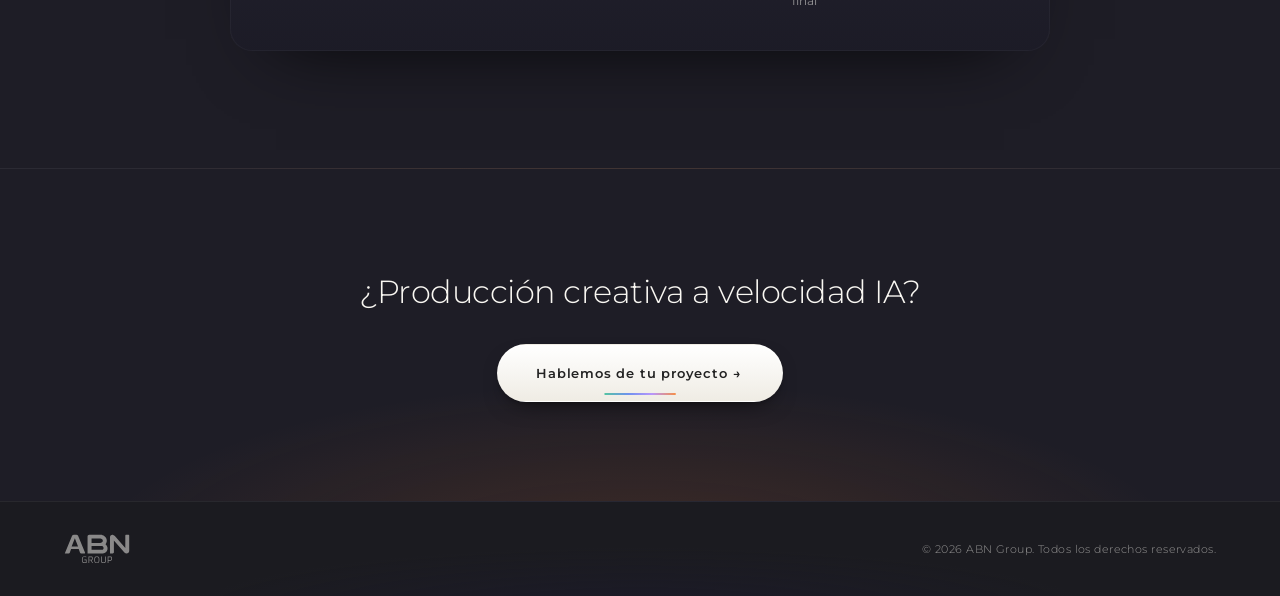
<file: studio.html>
<!DOCTYPE html>
<html lang="es">
<head>
  <meta charset="UTF-8">
  <meta name="viewport" content="width=device-width, initial-scale=1.0">

  <title>ABN Studio — Creative AI &amp; Film Studio | ABN Group</title>

  <!-- Open Graph -->
  <meta property="og:title" content="ABN Studio — Creative AI &amp; Film Studio | ABN Group">
  <meta property="og:description" content="Creative HI + AI, AI Film Studio y producción de assets a escala. Caso de éxito: la campaña mundialista de Galicia creada en 5 días.">
  <meta property="og:type" content="website">
  <meta property="og:locale" content="es_AR">
  <meta property="og:image" content="https://abngroup.io/assets/og/og-abn-group.jpg">
  <meta property="og:image:width" content="1200">
  <meta property="og:image:height" content="630">
  <meta name="twitter:card" content="summary_large_image">
  <meta name="description" content="Creative HI + AI, AI Film Studio y producción de assets a escala. Caso de éxito: la campaña mundialista de Galicia creada en 5 días.">

  <link rel="icon" type="image/svg+xml" href="assets/ABN Icon - JP Ash W.svg">
  <link rel="preconnect" href="https://fonts.googleapis.com">
  <link rel="preconnect" href="https://fonts.gstatic.com" crossorigin>
  <link href="https://fonts.googleapis.com/css2?family=Montserrat:ital,wght@0,100;0,200;0,300;0,400;0,500;0,600;0,700;0,800;0,900;1,200;1,300&display=swap" rel="stylesheet">
  <link rel="stylesheet" href="style.css?v=20260819b">
</head>

<body data-page="unit" style="--unit: var(--orange);">

  <a href="#servicios" class="skip-link">Saltar al contenido</a>

  <nav class="nav" id="nav">
    <a href="index.html" class="nav-logo" aria-label="ABN Group — inicio">
      <img src="assets/ABN Icon - JP Ash W.svg" alt="ABN Group">
    </a>
    <div class="nav-links">
      <a href="#servicios" class="nav-link">Servicios</a>
      <a href="#casos" class="nav-link">Casos</a>
      <a href="index.html#contacto" class="nav-cta">Hablemos</a>
    </div>
  </nav>

  <!-- ==================== HERO DE UNIDAD ==================== -->
  <header class="unit-page-hero">
    <div class="container">
      <a href="index.html" class="back-link">Volver al grupo</a>
      <h1 class="unit-page-title"><img src="assets/trimmed/ABN Studio Logo - JP Ash W.svg" alt="ABN Studio" class="unit-page-logo"></h1>
      <p class="unit-page-kicker">Creative AI &amp; Film Studio</p>
      <p class="unit-page-desc">Creación de contenido visual potenciada por IA: motion, video, avatares UGC y piezas de próxima generación para escalar la producción.</p>
    </div>
  </header>

  <!-- ==================== SERVICIOS ==================== -->
  <section class="unit-section" id="servicios">
    <div class="container">
      <h2 class="unit-section-heading reveal-lines">
        <span class="line"><span>Qué hacemos en <b>ABN Studio.</b></span></span>
      </h2>

      <div class="svc-grid">
        <div class="svc reveal">
          <h3 class="svc-name">Creative HI + AI</h3>
          <p class="svc-desc">Imágenes y videos hiperrealistas para publicidad digital o tradicional, generados con IA. Sumado a piezas tomadas de producciones reales e intervenidas con IA.</p>
        </div>
        <div class="svc reveal reveal-d1">
          <h3 class="svc-name">AI Film Studio</h3>
          <p class="svc-desc">Desarrollo de cortos de alta calidad con IA.</p>
        </div>
        <div class="svc reveal reveal-d2">
          <h3 class="svc-name">Producción</h3>
          <p class="svc-desc">Producción de assets a escala para el canal digital y tradicional.</p>
        </div>
      </div>
    </div>
  </section>

  <!-- ==================== CASOS ==================== -->
  <section class="unit-section unit-section--alt" id="casos">
    <div class="container">
      <h2 class="unit-section-heading reveal-lines">
        <span class="line"><span>Caso de <b>éxito.</b></span></span>
      </h2>

      <div class="cases cases--unit cases--single">
        <article class="case reveal-side">
          <header class="case-head">
            <div class="case-head-main">
              <img class="case-logo" src="assets/clientes/galicia.png" alt="Banco Galicia">
              <span class="case-sector">Banca · Argentina</span>
            </div>
            <span class="case-tag">Creative + High Visual AI</span>
          </header>
          <p class="case-context">Una campaña mundialista creada en 5 días, inspirada en una escena emblemática de Nueve Reinas, para insertar a Galicia en la conversación del Mundial con "Doble camiseta", sin ser sponsor, sin ofrecer promociones ni sortear viajes. Concepto humano · Producción AI-first · Locución humana.</p>
          <div class="case-metrics">
            <div class="case-metric">
              <span class="case-metric-num" data-target="80" data-prefix="−" data-suffix="%">−80%</span>
              <span class="case-metric-label">Costos de producción</span>
            </div>
            <div class="case-metric">
              <span class="case-metric-num" data-target="75" data-prefix="−" data-suffix="%">−75%</span>
              <span class="case-metric-label">Tiempo de producción</span>
            </div>
            <div class="case-metric">
              <span class="case-metric-num" data-target="5" data-suffix=" días">5 días</span>
              <span class="case-metric-label">Del concepto a la entrega final</span>
            </div>
          </div>
        </article>
      </div>
    </div>
  </section>

  <!-- ==================== CTA ==================== -->
  <section class="unit-cta-band">
    <div class="container">
      <p class="unit-cta-band-text">¿Producción creativa a velocidad&nbsp;IA?</p>
      <a href="index.html#contacto" class="btn btn--solid btn--lg" data-magnetic><span class="btn-label">Hablemos de tu proyecto</span></a>
    </div>
  </section>

  <footer class="footer">
    <div class="footer-inner">
      <a href="index.html" class="footer-logo" aria-label="ABN Group — inicio">
        <img src="assets/trimmed/ABN Group Logo - JP Ash W.svg" alt="ABN Group">
      </a>
      <span class="footer-copy">© 2026 ABN Group. Todos los derechos reservados.</span>
    </div>
  </footer>

  <script src="script.js?v=20260819"></script>

</body>
</html>
</file>
<file: style.css>
/* ============================================
   ABN GROUP — SITIO INSTITUCIONAL
   Paleta oficial · Montserrat · Aurora de integración
   Pieza dirigida: índice numerado · reveal por línea ·
   numerales-héroe · unidades diferenciadas · marquesina
   ============================================ */

/* RESET & CUSTOM PROPERTIES */
*,
*::before,
*::after {
  margin: 0;
  padding: 0;
  box-sizing: border-box;
}

:root {
  /* ---- Paleta oficial (INALTERABLE) ---- */
  --carbon: #232323;      /* Carbon Black */
  --ash: #f9f7f2;         /* Ash White */
  --deep-blue: #1b1837;   /* Deep Blue — institucional / Group */
  --green: #3abd96;       /* Tech Green — ABN Digital */
  --orange: #f77e2b;      /* Creative Orange — ABN Studio */
  --lblue: #5881f0;       /* Light Blue — Detrics */
  --violet: #ad87ff;      /* Cosmos Violet — Hike */

  /* ---- Hero (fácil de cambiar) ---- */
  --hero-bg: var(--carbon);

  /* ---- Sistema oscuro cohesivo: Carbon Black con base fría (Deep Blue) ---- */
  --bg:            #1a1a1f;   /* base — carbon con matiz frío */
  --bg-alt:        #1e1d26;   /* alt — apenas elevado + más azul (Deep Blue lean) */
  --surface:       #232230;   /* superficie de card — elevada, azulada */
  --surface-hi:    #2b2a3a;   /* hover / superficie alta */

  /* ---- Glow institucional Deep Blue (para profundidad de sección) ---- */
  --glow-blue:      rgba(27, 24, 55, 0.55);
  --glow-blue-soft: rgba(27, 24, 55, 0.34);

  /* ---- Escala de texto Ash ---- */
  --ash-mid:   rgba(249, 247, 242, 0.70);
  --ash-dim:   rgba(249, 247, 242, 0.55);
  --ash-faint: rgba(249, 247, 242, 0.10);
  --ash-hair:  rgba(249, 247, 242, 0.06);

  /* ---- Tipografía ---- */
  --font: 'Montserrat', -apple-system, BlinkMacSystemFont, 'Segoe UI', sans-serif;

  /* ---- Layout ---- */
  --section-pad: clamp(88px, 13vh, 168px);
  --gutter: clamp(24px, 5vw, 80px);
  --maxw: 1360px;

  /* ---- Motion ---- */
  --ease-out: cubic-bezier(0.16, 1, 0.3, 1);
  --ease-in-out: cubic-bezier(0.76, 0, 0.24, 1);
}

html {
  scroll-behavior: smooth;
  font-size: 16px;
}

body {
  font-family: var(--font);
  background: var(--bg);
  color: var(--ash);
  overflow-x: hidden;
  -webkit-font-smoothing: antialiased;
  -moz-osx-font-smoothing: grayscale;
  line-height: 1.5;
}

::selection {
  background: var(--ash);
  color: var(--carbon);
}

a { color: inherit; text-decoration: none; }
img { display: block; max-width: 100%; }
button { font-family: inherit; cursor: pointer; }

/* Scrollbar */
::-webkit-scrollbar { width: 4px; }
::-webkit-scrollbar-track { background: var(--bg); }
::-webkit-scrollbar-thumb { background: var(--surface-hi); border-radius: 2px; }

/* ---- Focus visible (A11Y) ---- */
:focus-visible {
  outline: 2px solid var(--ash);
  outline-offset: 3px;
  border-radius: 3px;
}

/* Skip link */
.skip-link {
  position: fixed;
  top: 12px;
  left: 12px;
  z-index: 1000;
  background: var(--ash);
  color: var(--carbon);
  padding: 10px 18px;
  border-radius: 8px;
  font-size: 0.8rem;
  font-weight: 600;
  transform: translateY(-160%);
  transition: transform 0.3s var(--ease-out);
}
.skip-link:focus { transform: translateY(0); }

/* ============================================
   GRAIN OVERLAY
   ============================================ */
body::after {
  content: '';
  position: fixed;
  inset: 0;
  pointer-events: none;
  z-index: 9999;
  opacity: 0.03;
  background-image: url("data:image/svg+xml,%3Csvg viewBox='0 0 512 512' xmlns='http://www.w3.org/2000/svg'%3E%3Cfilter id='n'%3E%3CfeTurbulence type='fractalNoise' baseFrequency='.85' numOctaves='4' stitchTiles='stitch'/%3E%3C/filter%3E%3Crect width='100%25' height='100%25' filter='url(%23n)'/%3E%3C/svg%3E");
  background-repeat: repeat;
  background-size: 256px;
}

/* ============================================
   MOTION — FIRMA DEL SITIO
   1) reveal sutil (soporte)  2) reveal por LÍNEA (clip)
   3) reveal direccional (cards entran desde su lado)
   Solo transform/opacity.
   ============================================ */

/* 1 · reveal base (párrafos, chips, elementos sueltos).
   Los estados "ocultos" se aplican SOLO con .js → sin JS el sitio se ve entero. */
.reveal {
  transition: opacity 0.8s var(--ease-out), transform 0.8s var(--ease-out);
}
.js .reveal { opacity: 0; transform: translateY(20px); }
.reveal.visible { opacity: 1; transform: none; }
.reveal-d1 { transition-delay: 0.08s; }
.reveal-d2 { transition-delay: 0.16s; }
.reveal-d3 { transition-delay: 0.24s; }
.reveal-d4 { transition-delay: 0.32s; }
.reveal-d5 { transition-delay: 0.40s; }
.reveal-d6 { transition-delay: 0.48s; }

/* 2 · reveal por LÍNEA — el titular se levanta línea por línea tras un clip */
.reveal-lines .line {
  display: block;
  overflow: hidden;
  padding-bottom: 0.14em;
  margin-bottom: -0.14em;
}
.reveal-lines .line > span {
  display: inline-block;
  transition: transform 1s var(--ease-out);
  will-change: transform;
}
.js .reveal-lines .line > span { transform: translateY(118%); }
.reveal-lines.visible .line > span { transform: translateY(0); }
.reveal-lines.visible .line:nth-child(1) > span { transition-delay: 0.05s; }
.reveal-lines.visible .line:nth-child(2) > span { transition-delay: 0.17s; }
.reveal-lines.visible .line:nth-child(3) > span { transition-delay: 0.29s; }
.reveal-lines.visible .line:nth-child(4) > span { transition-delay: 0.41s; }

/* palabra-remate: pintada en el hue de la unidad, con un FLARE breve un beat después */
.reveal-lines .hue { color: var(--accent, var(--ash)); font-weight: 700; font-style: normal; }
.reveal-lines.visible .hue { animation: payoffFlare 1.15s var(--ease-out) 0.6s both; }
@keyframes payoffFlare {
  0%   { text-shadow: 0 0 0 transparent; }
  32%  { text-shadow: 0 0 26px color-mix(in srgb, var(--accent, var(--ash)) 65%, transparent); }
  100% { text-shadow: 0 0 0 transparent; }
}
/* salto de tamaño (otro mecanismo de énfasis, sin color) */
.reveal-lines .up { font-weight: 800; font-size: 1.16em; letter-spacing: -0.03em; }
.reveal-lines b { font-weight: 700; font-style: normal; color: var(--ash); }

/* 3 · reveal direccional — la card entra desde el lado de su tile */
.reveal-side {
  transition: opacity 0.9s var(--ease-out), transform 0.9s var(--ease-out);
  will-change: transform;
}
.js .reveal-side { opacity: 0; transform: translateX(var(--from, -46px)); }
.reveal-side.visible { opacity: 1; transform: none; }

/* timeline items */
.reveal-tl {
  transition: opacity 0.75s var(--ease-out), transform 0.75s var(--ease-out);
}
.js .reveal-tl { opacity: 0; transform: translateX(-26px); }
.reveal-tl.visible { opacity: 1; transform: none; }

/* ============================================
   KEYFRAMES
   ============================================ */
@keyframes fadeInUp {
  from { opacity: 0; transform: translateY(24px); }
  to   { opacity: 1; transform: translateY(0); }
}
@keyframes fadeIn { from { opacity: 0; } to { opacity: 1; } }
@keyframes scrollLine {
  0%   { transform: scaleY(0); transform-origin: top; }
  50%  { transform: scaleY(1); transform-origin: top; }
  51%  { transform-origin: bottom; }
  100% { transform: scaleY(0); transform-origin: bottom; }
}
/* hero: la aurora se resuelve y asienta detrás del wordmark al cargar */
@keyframes auroraSettle {
  0%   { opacity: 0; transform: scale(1.28); }
  60%  { opacity: 1; }
  100% { opacity: 1; transform: scale(1); }
}
@keyframes marquee {
  from { transform: translateX(0); }
  to   { transform: translateX(-100%); }
}

/* ============================================
   LAYOUT
   ============================================ */
.container {
  width: 100%;
  max-width: var(--maxw);
  margin: 0 auto;
  padding: 0 var(--gutter);
}

/* ============================================
   BUTTONS — sistema premium (profundidad + sweep)
   + FIRMA: keyline de 4 colores de unidad en el CTA primario
   ============================================ */
.btn {
  position: relative;
  display: inline-flex;
  align-items: center;
  justify-content: center;
  gap: 10px;
  font-size: 0.8rem;
  font-weight: 600;
  letter-spacing: 0.06em;
  padding: 15px 30px;
  border-radius: 100px;
  border: 1px solid transparent;
  overflow: hidden;
  isolation: isolate;
  transition: transform 0.4s var(--ease-out), box-shadow 0.4s var(--ease-out),
              border-color 0.4s ease, color 0.35s ease;
  white-space: nowrap;
  transform: translateZ(0);
}
.btn > * { position: relative; z-index: 1; }
.btn--lg { padding: 18px 38px; font-size: 0.84rem; }

/* sliding fill sweep (transform only) */
.btn::before {
  content: '';
  position: absolute;
  inset: 0;
  z-index: 0;
  transform: translateX(-101%);
  transition: transform 0.5s var(--ease-out);
  pointer-events: none;
}
.btn:hover::before { transform: translateX(0); }

/* sliding arrow appended after label on primary CTAs */
.btn--solid .btn-label::after,
.units-cta .btn--solid .btn-label::after {
  content: '→';
  display: inline-block;
  margin-left: 0.55em;
  transform: translateX(-2px);
  transition: transform 0.4s var(--ease-out);
}
.btn--solid:hover .btn-label::after { transform: translateX(3px); }

/* Solid — light surface with subtle vertical depth + soft shadow */
.btn--solid {
  color: var(--carbon);
  background: linear-gradient(180deg, #ffffff 0%, #efece4 100%);
  box-shadow: inset 0 1px 0 rgba(255,255,255,0.7),
              0 10px 26px -14px rgba(0,0,0,0.85),
              0 2px 6px -3px rgba(0,0,0,0.5);
}
.btn--solid::before { background: linear-gradient(180deg, #ffffff 0%, #ffffff 100%); }
.btn--solid:hover {
  transform: translateY(-2px);
  box-shadow: inset 0 1px 0 rgba(255,255,255,0.9),
              0 18px 40px -16px rgba(0,0,0,0.9),
              0 4px 10px -4px rgba(0,0,0,0.55);
}
.btn--solid:active { transform: translateY(0); }
/* FIRMA inequívoca del CTA primario: keyline con los 4 colores de unidad */
.btn--solid::after {
  content: '';
  position: absolute;
  left: 14%; right: 14%; bottom: 6px;
  height: 2px;
  border-radius: 2px;
  z-index: 1;
  background: linear-gradient(90deg, var(--green), var(--lblue), var(--violet), var(--orange));
  transform: scaleX(0.35);
  opacity: 0.85;
  transform-origin: center;
  transition: transform 0.5s var(--ease-out), opacity 0.4s ease;
}
.btn--solid:hover::after { transform: scaleX(1); opacity: 1; }

/* Ghost — hairline border + whisper of surface, fills to Ash on hover */
.btn--ghost {
  color: var(--ash);
  background: rgba(249,247,242,0.02);
  border-color: rgba(249,247,242,0.18);
  box-shadow: inset 0 1px 0 rgba(249,247,242,0.05);
}
.btn--ghost::before { background: var(--ash); }
.btn--ghost:hover {
  color: var(--carbon);
  border-color: transparent;
  transform: translateY(-2px);
  box-shadow: 0 14px 34px -18px rgba(0,0,0,0.8);
}

/* ============================================
   LOADER — "despertando agentes" (cubre la carga del video)
   Visible por defecto; JS lo retira en cuanto el video puede
   reproducirse. <noscript> lo oculta para no bloquear sin JS.
   ============================================ */
.loader {
  position: fixed;
  inset: 0;
  z-index: 2000;
  display: flex;
  flex-direction: column;
  align-items: center;
  justify-content: center;
  gap: 26px;
  background: var(--carbon);
  transition: opacity 0.6s var(--ease-out), visibility 0.6s;
  /* failsafe sin JS/errores: se auto-retira a los 8s pase lo que pase */
  animation: loaderAutoHide 0.6s ease 8s forwards;
}
.loader.is-done { opacity: 0; visibility: hidden; pointer-events: none; }
@keyframes loaderAutoHide {
  to { opacity: 0; visibility: hidden; pointer-events: none; }
}
.loader-logo {
  width: clamp(150px, 22vw, 240px);
  height: auto;
  animation: loaderPulse 2.2s ease-in-out infinite;
}
@keyframes loaderPulse {
  0%, 100% { opacity: 0.85; }
  50%      { opacity: 1; }
}
.loader-text {
  font-size: 0.72rem;
  font-weight: 500;
  letter-spacing: 0.3em;
  text-transform: uppercase;
  color: var(--ash-dim);
}
/* dots intermitentes: ... .. . ... .. . */
.loader-text::after {
  content: '...';
  display: inline-block;
  width: 1.6em;
  text-align: left;
  animation: loaderDots 1.2s steps(1) infinite;
}
@keyframes loaderDots {
  0%   { content: '...'; }
  33%  { content: '..'; }
  66%  { content: '.'; }
}
.loader-bar {
  width: min(240px, 56vw);
  height: 2px;
  border-radius: 2px;
  background: var(--ash-faint);
  overflow: hidden;
}
.loader-bar-fill {
  display: block;
  height: 100%;
  width: 100%;
  border-radius: 2px;
  background: linear-gradient(90deg, var(--green), var(--lblue), var(--violet), var(--orange));
  transform: scaleX(0);
  transform-origin: left;
  transition: transform 0.4s var(--ease-out);
}

/* ============================================
   NAVIGATION
   ============================================ */
.nav {
  position: fixed;
  top: 0; left: 0;
  width: 100%;
  z-index: 100;
  padding: 26px var(--gutter);
  display: flex;
  justify-content: space-between;
  align-items: center;
  transition: background 0.5s ease, backdrop-filter 0.5s ease, padding 0.5s ease, border-color 0.5s ease;
  border-bottom: 1px solid transparent;
}
.nav.scrolled {
  background: rgba(20, 19, 27, 0.74);
  backdrop-filter: blur(22px);
  -webkit-backdrop-filter: blur(22px);
  padding-top: 15px;
  padding-bottom: 15px;
  border-bottom-color: var(--ash-hair);
}
.nav-logo img { height: 30px; width: auto; }

.nav-links {
  display: flex;
  gap: 30px;
  align-items: center;
}
.nav-link {
  font-size: 0.72rem;
  font-weight: 500;
  letter-spacing: 0.16em;
  text-transform: uppercase;
  color: var(--ash-mid);
  position: relative;
  padding-bottom: 3px;
  transition: color 0.3s ease;
}
.nav-link::after {
  content: '';
  position: absolute;
  bottom: 0; left: 0;
  width: 0; height: 1px;
  background: var(--ash);
  transition: width 0.5s var(--ease-out);
}
.nav-link:hover { color: var(--ash); }
.nav-link:hover::after { width: 100%; }

.nav-cta {
  font-size: 0.72rem;
  font-weight: 600;
  letter-spacing: 0.06em;
  text-transform: uppercase;
  color: var(--carbon);
  background: linear-gradient(180deg, #ffffff 0%, #efece4 100%);
  padding: 11px 22px;
  border-radius: 100px;
  box-shadow: inset 0 1px 0 rgba(255,255,255,0.7), 0 6px 18px -10px rgba(0,0,0,0.8);
  transition: transform 0.35s var(--ease-out), box-shadow 0.35s var(--ease-out);
}
.nav-cta:hover {
  transform: translateY(-2px);
  box-shadow: inset 0 1px 0 rgba(255,255,255,0.9), 0 12px 26px -12px rgba(0,0,0,0.9);
}
.nav-cta:active { transform: translateY(0); }

/* ============================================
   HERO — portada minimalista (logo-forward)
   + aurora que se resuelve y asienta detrás del wordmark
   ============================================ */
.hero {
  position: relative;
  min-height: 100vh;
  min-height: 100dvh;
  display: flex;
  flex-direction: column;
  justify-content: center;
  align-items: center;
  overflow: hidden;
  background: var(--hero-bg);
}

/* Ambiente vivo dentro del negro: Deep Blue dominante (base oscura)
   + blooms de los colores de unidad, con deriva lenta.
   El contenedor hace el gesto de "resolver y asentar" al cargar. */
.hero-bg {
  position: absolute;
  inset: 0;
  z-index: 0;
  overflow: hidden;
  pointer-events: none;
  background:
    radial-gradient(56% 48% at 50% 44%, rgba(27,24,55,0.92) 0%, rgba(27,24,55,0.34) 44%, transparent 72%),
    radial-gradient(100% 75% at 50% 122%, rgba(10,9,20,0.85) 0%, transparent 66%);
  opacity: 0;
  animation: auroraSettle 2.1s var(--ease-out) 0.15s forwards;
}
.hero-aurora {
  position: absolute;
  width: clamp(340px, 48vw, 700px);
  aspect-ratio: 1 / 1;
  border-radius: 50%;
  filter: blur(72px);
  mix-blend-mode: screen;
  will-change: transform, opacity;
}
/* presencia subida (antes casi no se leía, sobre todo en mobile) */
.hero-aurora--blue {
  left: 4%; top: 12%;
  background: radial-gradient(circle at center, var(--lblue) 0%, transparent 66%);
  opacity: 0.34;
  animation: heroDrift1 24s ease-in-out infinite alternate;
}
.hero-aurora--violet {
  right: 2%; top: 20%;
  background: radial-gradient(circle at center, var(--violet) 0%, transparent 66%);
  opacity: 0.30;
  animation: heroDrift2 30s ease-in-out infinite alternate;
}
.hero-aurora--green {
  left: 14%; bottom: 2%;
  background: radial-gradient(circle at center, var(--green) 0%, transparent 66%);
  opacity: 0.24;
  animation: heroDrift3 27s ease-in-out infinite alternate;
}
.hero-aurora--orange {
  right: 12%; bottom: 6%;
  background: radial-gradient(circle at center, var(--orange) 0%, transparent 66%);
  opacity: 0.19;
  animation: heroDrift4 33s ease-in-out infinite alternate;
}
@keyframes heroDrift1 { from { transform: translate(-6%,-4%) scale(1);    } to { transform: translate(9%,7%)  scale(1.2);  } }
@keyframes heroDrift2 { from { transform: translate(6%,-3%) scale(1.06);  } to { transform: translate(-8%,8%) scale(0.9);  } }
@keyframes heroDrift3 { from { transform: translate(-4%,5%) scale(0.94);  } to { transform: translate(10%,-6%) scale(1.16);} }
@keyframes heroDrift4 { from { transform: translate(5%,4%) scale(1.12);   } to { transform: translate(-7%,-7%) scale(0.94);} }
/* pausar la deriva cuando el hero sale del viewport (perf) */
.hero.hero--paused .hero-aurora { animation-play-state: paused; }

/* VIDEO HERO — el reel de marca ES el hero (full-bleed).
   La aurora + logo estático quedan como fallback (reduced-motion,
   error de video, no-JS). */
.hero-video {
  position: absolute;
  inset: 0;
  z-index: 1;
  width: 100%;
  height: 100%;
  object-fit: cover;
  opacity: 0;
  transition: opacity 0.9s var(--ease-out);
}
.hero--video .hero-video { opacity: 1; }
.hero--video .hero-bg,
.hero--video .hero-content { display: none; }

/* vignette: mantiene el logo nítido y el clima sobrio/oscuro en los bordes */
.hero::before {
  content: '';
  position: absolute;
  inset: 0;
  z-index: 1;
  background:
    radial-gradient(66% 54% at 50% 45%, rgba(255,255,255,0.03) 0%, transparent 34%, rgba(28,28,28,0.46) 100%),
    radial-gradient(120% 100% at 50% 122%, rgba(0,0,0,0.5), transparent 70%);
  pointer-events: none;
}

.hero-content {
  position: relative;
  z-index: 2;
  text-align: center;
  display: flex;
  flex-direction: column;
  align-items: center;
  gap: 30px;
}
.hero-logo {
  width: clamp(210px, 30vw, 380px);
  height: auto;
  opacity: 0;
  animation: fadeInUp 1.4s var(--ease-out) 0.5s forwards;
}
.hero-tagline {
  font-size: clamp(0.78rem, 1.1vw, 1rem);
  font-weight: 300;
  letter-spacing: 0.34em;
  text-transform: uppercase;
  color: var(--ash-dim);
  opacity: 0;
  animation: fadeInUp 1.4s var(--ease-out) 0.8s forwards;
}

/* metadata asimétrica: cluster de unidades a la izquierda, índice a la derecha */
.hero-bottom {
  position: absolute;
  bottom: 34px;
  left: var(--gutter);
  right: var(--gutter);
  display: flex;
  justify-content: space-between;
  align-items: flex-end;
  z-index: 2;
  opacity: 0;
  animation: fadeIn 1.4s var(--ease-out) 1.25s forwards;
}
.hero-units {
  display: flex;
  flex-wrap: wrap;
  gap: 8px 22px;
  align-items: center;
}
.hero-unit {
  display: inline-flex;
  align-items: center;
  gap: 8px;
  font-size: 0.64rem;
  font-weight: 500;
  letter-spacing: 0.2em;
  text-transform: uppercase;
  color: var(--ash-dim);
}
.hero-unit i {
  width: 6px; height: 6px;
  border-radius: 50%;
  background: var(--unit);
  box-shadow: 0 0 8px color-mix(in srgb, var(--unit) 60%, transparent);
}
.hero-index {
  font-size: 0.62rem;
  font-weight: 500;
  letter-spacing: 0.22em;
  text-transform: uppercase;
  color: var(--ash-dim);
  white-space: nowrap;
}

.hero-scroll {
  position: absolute;
  bottom: 82px;
  left: 50%;
  transform: translateX(-50%);
  z-index: 2;
  opacity: 0;
  animation: fadeIn 1.2s var(--ease-out) 1.7s forwards;
}
.hero-scroll-line {
  width: 1px;
  height: 38px;
  background: var(--ash-dim);
  animation: scrollLine 2.4s ease-in-out infinite;
}

/* ============================================
   ÍNDICE DE SECCIÓN — reemplaza el eyebrow+hairline idéntico
   Elemento autoral: "01 — El grupo" con tick de color
   ============================================ */
.section-index {
  display: inline-flex;
  align-items: baseline;
  gap: 14px;
  margin-bottom: clamp(34px, 5vh, 56px);
}
.section-index-num {
  font-size: clamp(1.5rem, 2.4vw, 2rem);
  font-weight: 800;
  letter-spacing: -0.02em;
  line-height: 1;
  color: var(--accent, var(--ash));
  font-variant-numeric: tabular-nums;
}
.section-index-label {
  position: relative;
  font-size: 0.66rem;
  font-weight: 600;
  letter-spacing: 0.26em;
  text-transform: uppercase;
  color: var(--ash-mid);
  padding-left: 34px;
}
.section-index-label::before {
  content: '';
  position: absolute;
  left: 0; top: 50%;
  width: 24px; height: 1px;
  background: var(--accent, var(--ash-faint));
  transform: translateY(-50%);
  opacity: 0.9;
}

/* ============================================
   01 · EL GRUPO (VISIÓN) — composición asimétrica
   ============================================ */
.vision {
  position: relative;
  background:
    radial-gradient(72% 60% at 14% 4%, var(--glow-blue-soft) 0%, transparent 56%),
    var(--bg);
  padding: var(--section-pad) 0;
}
.vision-grid {
  display: grid;
  grid-template-columns: 1.12fr 0.88fr;
  gap: clamp(40px, 6vw, 96px);
  align-items: start;
}
.vision-heading {
  font-size: clamp(2rem, 4.4vw, 3.9rem);
  font-weight: 200;
  letter-spacing: -0.03em;
  line-height: 1.1;
}
.vision-body {
  display: flex;
  flex-direction: column;
  gap: 22px;
  padding-top: clamp(56px, 8vh, 92px);   /* baja el cuerpo: crea tensión/escalonado */
}
.vision-lead {
  font-size: clamp(1.05rem, 1.5vw, 1.3rem);
  font-weight: 400;
  line-height: 1.6;
  color: var(--ash);
}
.vision-text {
  font-size: clamp(0.95rem, 1.15vw, 1.05rem);
  font-weight: 300;
  line-height: 1.85;
  color: var(--ash-mid);
}
/* ancla tipográfica: numeral gigante que ocupa el cuadrante antes muerto */
.vision-anchor {
  margin-top: clamp(12px, 3vh, 30px);
  padding-top: 26px;
  border-top: 1px solid var(--ash-faint);
  display: flex;
  flex-direction: column;
  gap: 8px;
}
.vision-anchor-num {
  font-size: clamp(3.4rem, 8vw, 6.6rem);
  font-weight: 900;
  letter-spacing: -0.04em;
  line-height: 0.9;
  color: var(--ash);
  font-variant-numeric: tabular-nums;
}
.vision-anchor-txt {
  font-size: 0.86rem;
  font-weight: 400;
  color: var(--ash-dim);
  max-width: 28ch;
}

/* ============================================
   MOMENTO · PRUEBA (full-bleed) — numerales HÉROE
   Segundo quiebre a sangre, sobre Deep Blue
   ============================================ */
.proof {
  position: relative;
  background:
    radial-gradient(80% 120% at 82% 8%, var(--glow-blue) 0%, transparent 60%),
    radial-gradient(70% 110% at 8% 96%, var(--glow-blue) 0%, transparent 60%),
    var(--deep-blue);
  padding: clamp(72px, 12vh, 150px) 0;
  border-top: 1px solid var(--ash-hair);
  border-bottom: 1px solid var(--ash-hair);
  overflow: hidden;
}
.proof-kicker {
  font-size: 0.66rem;
  font-weight: 600;
  letter-spacing: 0.26em;
  text-transform: uppercase;
  color: var(--ash-mid);
  margin-bottom: clamp(28px, 5vh, 48px);
}
.proof-grid {
  display: grid;
  grid-template-columns: 1.4fr 0.8fr 0.8fr;   /* el $200M primero y pesa mas */
  gap: clamp(24px, 4vw, 56px);
  align-items: end;
}
.proof-stat {
  position: relative;
  padding-top: 34px;
  border-top: 1px solid var(--ash-faint);
}
/* tick de color por dato */
.proof-stat::before {
  content: '';
  position: absolute;
  top: -1px; left: 0;
  width: clamp(48px, 6vw, 92px); height: 2px;
  background: var(--accent);
  box-shadow: 0 0 16px color-mix(in srgb, var(--accent) 60%, transparent);
}
.proof-num {
  display: block;
  font-size: clamp(3rem, 8vw, 7rem);
  font-weight: 900;
  letter-spacing: -0.045em;
  line-height: 0.86;
  color: var(--ash);
  font-variant-numeric: tabular-nums;
  margin-top: -0.12em;                     /* muerde el hairline */
}
.proof-stat--hero .proof-num {
  font-size: clamp(3.8rem, 11vw, 9.5rem);
  color: var(--ash);
}
.proof-label {
  display: block;
  margin-top: 16px;
  font-size: clamp(0.8rem, 1vw, 0.92rem);
  font-weight: 400;
  color: var(--ash-mid);
  max-width: 32ch;
  line-height: 1.45;
}

/* ============================================
   02 · UNIDADES — peso compositivo distinto por unidad
   feature (Digital) + compactas · zig-zag · numeral ancla · motifs
   ============================================ */
.units {
  position: relative;
  background:
    radial-gradient(66% 55% at 88% 6%, var(--glow-blue) 0%, transparent 55%),
    var(--bg-alt);
  padding: var(--section-pad) 0;
}
.units-heading {
  font-size: clamp(1.75rem, 3.5vw, 3.1rem);
  font-weight: 200;
  letter-spacing: -0.026em;
  line-height: 1.14;
  margin-bottom: clamp(48px, 7vh, 84px);
}

.units-list {
  display: flex;
  flex-direction: column;
  gap: clamp(20px, 3vw, 34px);
}

.unit {
  position: relative;
  display: grid;
  grid-template-columns: var(--tile, 300px) 1fr;
  gap: clamp(28px, 4vw, 56px);
  align-items: center;
  padding: clamp(24px, 3vw, 40px);
  border-radius: 26px;
  background: var(--surface);
  border: 1px solid var(--ash-hair);
  transition: transform 0.45s var(--ease-out), border-color 0.45s ease, background 0.45s ease;
}
.unit--feature { --tile: clamp(300px, 40vw, 470px); }
.unit--compact { --tile: clamp(220px, 27vw, 300px); }
/* zig-zag: la unidad "flip" pone el tile a la derecha */
.unit--flip { grid-template-columns: 1fr var(--tile, 300px); --from: 46px; }
.unit--flip .unit-visual { grid-column: 2; grid-row: 1; }
.unit--flip .unit-body   { grid-column: 1; grid-row: 1; }
.unit:hover {
  transform: translateY(-4px);
  border-color: color-mix(in srgb, var(--unit) 55%, transparent);
  background: var(--surface-hi);
}

.unit-visual {
  position: relative;
  aspect-ratio: 1 / 1;
  border-radius: 20px;
  overflow: hidden;
  box-shadow: 0 12px 30px rgba(0,0,0,0.3);
}
.unit--feature .unit-visual { aspect-ratio: 4 / 3; }
.unit-bg {
  position: absolute;
  top: -12%; left: 0;
  width: 100%; height: 124%;              /* sobredimensionado p/ parallax sin gaps */
  object-fit: cover;
  will-change: transform;
  /* parallax escribe --py cada frame (sin transición, sin lag);
     el zoom vive en un scale constante para no pelear con el translate */
  transform: translate3d(0, var(--py, 0px), 0) scale(1.04);
}

/* MOTIF: comunica qué ES cada unidad (estático, sin jank) */
.unit-motif {
  position: absolute;
  inset: 0;
  z-index: 1;
  pointer-events: none;
  opacity: 0.5;
  mix-blend-mode: soft-light;
}
/* Digital · señal / performance → anillos concéntricos */
.unit-visual--signal .unit-motif {
  background:
    repeating-radial-gradient(circle at 26% 78%,
      transparent 0 16px, rgba(249,247,242,0.5) 16px 17px, transparent 17px 34px);
  opacity: 0.28;
}
/* Studio · energía / motion → rayas diagonales */
.unit-visual--motion .unit-motif {
  background: repeating-linear-gradient(58deg,
    transparent 0 16px, rgba(249,247,242,0.6) 16px 18px, transparent 18px 40px);
  opacity: 0.22;
}
/* Detrics · grilla / estructura de datos → grilla de puntos */
.unit-visual--grid .unit-motif {
  background-image: radial-gradient(rgba(249,247,242,0.85) 1.4px, transparent 1.6px);
  background-size: 22px 22px;
  opacity: 0.3;
}
/* Hike · altura / nube → líneas de horizonte ascendentes */
.unit-visual--cloud .unit-motif {
  background: repeating-linear-gradient(180deg,
    transparent 0 22px, rgba(249,247,242,0.55) 22px 23px, transparent 23px 46px);
  opacity: 0.24;
  -webkit-mask: linear-gradient(180deg, transparent, #000 70%);
  mask: linear-gradient(180deg, transparent, #000 70%);
}
.unit-logo {
  position: absolute;
  inset: 0;
  z-index: 2;
  display: flex;
  align-items: center;
  justify-content: center;
  padding: 24%;
}
.unit--feature .unit-logo { padding: 20% 26%; }
.unit-logo img { width: 100%; height: 100%; object-fit: contain; }

.unit-body { display: flex; flex-direction: column; align-items: flex-start; }
/* numeral 01-04 como ANCLA tipográfica sobredimensionada */
.unit-index {
  font-size: clamp(2.6rem, 6vw, 5rem);
  font-weight: 900;
  line-height: 0.82;
  letter-spacing: -0.04em;
  color: transparent;
  -webkit-text-stroke: 1.4px color-mix(in srgb, var(--unit) 72%, transparent);
  margin-bottom: 14px;
  font-variant-numeric: tabular-nums;
}
.unit--feature .unit-index {
  font-size: clamp(3.4rem, 8vw, 6.6rem);
  color: color-mix(in srgb, var(--unit) 30%, transparent);
  -webkit-text-stroke: 0;
}
.unit-since {
  font-size: 0.62rem;
  font-weight: 700;
  letter-spacing: 0.22em;
  text-transform: uppercase;
  color: var(--unit);
  margin-bottom: 10px;
}
.unit-name {
  font-size: clamp(1.5rem, 2.6vw, 2.1rem);
  font-weight: 700;
  letter-spacing: -0.02em;
  line-height: 1.1;
}
.unit--feature .unit-name { font-size: clamp(1.8rem, 3.2vw, 2.6rem); }
.unit-kicker {
  font-size: 0.82rem;
  font-weight: 600;
  letter-spacing: 0.04em;
  color: var(--unit);
  margin: 6px 0 16px;
}
.unit-desc {
  font-size: 0.92rem;
  font-weight: 300;
  line-height: 1.7;
  color: var(--ash-mid);
  max-width: 560px;
  margin-bottom: 22px;
}
.unit-result {
  display: flex;
  align-items: baseline;
  gap: 12px;
  padding: 14px 0;
  margin-bottom: 22px;
  border-top: 1px solid var(--ash-hair);
  border-bottom: 1px solid var(--ash-hair);
  width: 100%;
}
.unit-result-num {
  font-size: clamp(1.4rem, 2.4vw, 2rem);
  font-weight: 800;
  letter-spacing: -0.02em;
  color: var(--unit);
  line-height: 1;
  font-variant-numeric: tabular-nums;
}
.unit-result-txt {
  font-size: 0.82rem;
  font-weight: 400;
  color: var(--ash-dim);
  line-height: 1.4;
}
.unit-actions { display: flex; align-items: center; gap: 22px; }
/* unit-cta = CTA real → conserva la pill */
.unit-cta {
  position: relative;
  color: var(--ash);
  border: 1px solid color-mix(in srgb, var(--unit) 58%, transparent);
  font-size: 0.8rem;
  font-weight: 700;
  letter-spacing: 0.04em;
  padding: 12px 26px 12px 24px;
  border-radius: 100px;
  background: linear-gradient(180deg,
              color-mix(in srgb, var(--unit) 34%, #17161c) 0%,
              color-mix(in srgb, var(--unit) 22%, #17161c) 100%);
  box-shadow: inset 0 1px 0 rgba(255,255,255,0.10),
              0 8px 22px -12px color-mix(in srgb, var(--unit) 55%, transparent),
              0 2px 5px -3px rgba(0,0,0,0.5);
  transition: transform 0.35s var(--ease-out), box-shadow 0.35s var(--ease-out), filter 0.3s ease;
  transform: translateZ(0);
}
.unit-cta::after {
  content: '→';
  display: inline-block;
  margin-left: 0.5em;
  transform: translateX(-2px);
  transition: transform 0.4s var(--ease-out);
}
.unit-cta:hover {
  transform: translateY(-2px);
  filter: brightness(1.05);
  box-shadow: inset 0 1px 0 rgba(255,255,255,0.4),
              0 16px 34px -14px color-mix(in srgb, var(--unit) 78%, transparent),
              0 3px 8px -3px rgba(0,0,0,0.55);
}
.unit-cta:hover::after { transform: translateX(3px); }
.unit-cta:active { transform: translateY(0); }
.unit-link {
  position: relative;
  font-size: 0.8rem;
  font-weight: 600;
  letter-spacing: 0.03em;
  color: var(--ash-mid);
  padding-bottom: 2px;
  transition: color 0.3s ease;
}
.unit-link::after {
  content: '';
  position: absolute;
  left: 0; bottom: 0;
  width: 100%; height: 1px;
  background: var(--unit);
  transform: scaleX(0);
  transform-origin: right;
  transition: transform 0.4s var(--ease-out);
}
.unit-link:hover { color: var(--unit); }
.unit-link:hover::after { transform: scaleX(1); transform-origin: left; }
.unit-page-hero .unit-link { display: inline-block; margin-top: 18px; }

/* CTA interception band */
.units-cta {
  margin-top: clamp(48px, 7vh, 80px);
  display: flex;
  flex-wrap: wrap;
  align-items: center;
  justify-content: center;
  gap: 20px 32px;
  text-align: center;
}
.units-cta-text {
  font-size: clamp(1.2rem, 2.2vw, 1.7rem);
  font-weight: 300;
  color: var(--ash);
  letter-spacing: -0.01em;
}

/* Cierre de sección: estrategia de grupo + diagrama del sistema */
.units-system {
  margin-top: clamp(64px, 9vh, 110px);
  display: grid;
  grid-template-columns: 1fr 1fr;
  gap: clamp(40px, 6vw, 90px);
  align-items: center;
}
.us-copy { max-width: 46ch; }
.us-kicker {
  display: block;
  font-size: 0.62rem;
  font-weight: 700;
  letter-spacing: 0.22em;
  text-transform: uppercase;
  color: var(--ash-dim);
  margin-bottom: 18px;
}
.us-title {
  display: flex;
  align-items: baseline;
  flex-wrap: wrap;
  gap: 6px 12px;
  font-size: clamp(1.2rem, 1.7vw, 1.5rem);
  font-weight: 600;
  letter-spacing: -0.014em;
  margin-bottom: 14px;
}
.us-remit {
  font-size: clamp(0.95rem, 1.15vw, 1.05rem);
  font-weight: 300;
  line-height: 1.8;
  color: var(--ash-mid);
}
.us-diagram {
  position: relative;
}
.us-ring {
  position: relative;
  width: min(340px, 84%);
  aspect-ratio: 1 / 1;
  margin: 0 auto;
}
/* glow central que respira */
.us-ring::after {
  content: '';
  position: absolute;
  inset: 30%;
  border-radius: 50%;
  background: radial-gradient(circle at center, var(--glow-blue) 0%, transparent 70%);
  animation: usBreathe 6s ease-in-out infinite;
}
@keyframes usBreathe {
  0%, 100% { opacity: 0.7; transform: scale(1); }
  50%      { opacity: 1;   transform: scale(1.12); }
}
/* anillo punteado — se "dibuja" con una máscara cónica al entrar en viewport */
@property --us-a {
  syntax: '<angle>';
  inherits: false;
  initial-value: 0deg;
}
.us-draw {
  position: absolute;
  inset: 16%;
  border-radius: 50%;
  border: 1px dashed var(--ash-faint);
  transition: opacity 0.5s ease;
}
/* la máscara solo con JS: sin JS el anillo queda visible entero */
.js .us-draw {
  -webkit-mask: conic-gradient(from -90deg, #000 var(--us-a, 360deg), transparent 0);
          mask: conic-gradient(from -90deg, #000 var(--us-a, 360deg), transparent 0);
}
@keyframes usDraw { from { --us-a: 0deg; } to { --us-a: 360deg; } }
.us-core {
  position: absolute;
  top: 50%; left: 50%;
  transform: translate(-50%, -50%);
  text-align: center;
  font-size: 0.68rem;
  font-weight: 800;
  letter-spacing: 0.02em;
  line-height: 1.15;
  color: var(--ash);
  text-transform: uppercase;
}
/* órbita perpetua: la capa rota, cada nodo contra-rota → labels siempre horizontales */
.us-orbit {
  position: absolute;
  inset: 0;
  animation: usOrbit 120s linear infinite;
}
@keyframes usOrbit { to { transform: rotate(360deg); } }
/* anclas en los 4 puntos cardinales, exactamente SOBRE la línea del anillo (inset 16%) */
.us-pos { position: absolute; }
.us-pos--n { top: 16%; left: 50%; transform: translate(-50%, calc(-100% + 5px)); }
.us-pos--e { top: 50%; left: 84%; transform: translate(-5px, -50%); }
.us-pos--s { top: 84%; left: 50%; transform: translate(-50%, -5px); }
.us-pos--w { top: 50%; left: 16%; transform: translate(calc(-100% + 5px), -50%); }
.us-node {
  display: inline-flex;
  align-items: center;
  gap: 8px;
  font-size: 0.62rem;
  font-weight: 700;
  letter-spacing: 0.14em;
  text-transform: uppercase;
  color: var(--ash);
  white-space: nowrap;
  animation: usCounter 120s linear infinite;
}
@keyframes usCounter { to { transform: rotate(-360deg); } }
.us-node::before {
  content: '';
  width: 9px; height: 9px;
  border-radius: 50%;
  background: var(--unit);
  box-shadow: 0 0 12px color-mix(in srgb, var(--unit) 70%, transparent);
}
/* el label se abre hacia AFUERA según el lado; la contra-rotación pivota sobre el dot
   para que nunca se despegue de la línea */
.us-pos--n .us-node { flex-direction: column-reverse; transform-origin: 50% calc(100% - 5px); }
.us-pos--s .us-node { flex-direction: column;         transform-origin: 50% 5px; }
.us-pos--e .us-node { transform-origin: 5px 50%; }
.us-pos--w .us-node { flex-direction: row-reverse;    transform-origin: calc(100% - 5px) 50%; }
/* Ensamblaje al scroll: estados ocultos SOLO con .js (sin JS se ve entero) */
.js .units-system .us-draw { opacity: 0; }
.js .units-system .us-core { opacity: 0; transition: opacity 0.8s var(--ease-out); }
.us-pos { transition: opacity 0.7s var(--ease-out), transform 0.9s var(--ease-out); }
.js .units-system .us-pos { opacity: 0; }
.js .units-system .us-pos--n { transform: translate(-50%, calc(-100% + 5px)) translateY(-38px) scale(0.6); }
.js .units-system .us-pos--e { transform: translate(-5px, -50%) translateX(38px)  scale(0.6); }
.js .units-system .us-pos--s { transform: translate(-50%, -5px) translateY(38px)  scale(0.6); }
.js .units-system .us-pos--w { transform: translate(calc(-100% + 5px), -50%) translateX(-38px) scale(0.6); }
.units-system.visible .us-draw { opacity: 1; animation: usDraw 1.1s var(--ease-out) 0.25s both; }
.units-system.visible .us-pos { opacity: 1; }
.units-system.visible .us-pos--n { transform: translate(-50%, calc(-100% + 5px)); transition-delay: 0.75s; }
.units-system.visible .us-pos--e { transform: translate(-5px, -50%); transition-delay: 0.9s; }
.units-system.visible .us-pos--s { transform: translate(-50%, -5px); transition-delay: 1.05s; }
.units-system.visible .us-pos--w { transform: translate(calc(-100% + 5px), -50%); transition-delay: 1.2s; }
.units-system.visible .us-core { opacity: 1; transition-delay: 1.5s; }

/* ============================================
   INTEGRACIÓN / AURORA  (WebGL intacto)
   ============================================ */
.integration {
  position: relative;
  overflow: hidden;
  background: var(--carbon);
  padding: clamp(120px, 20vh, 220px) 0;
  text-align: center;
  contain: paint;
}
.aurora-canvas {
  position: absolute;
  inset: 0;
  width: 100%;
  height: 100%;
  display: block;
  z-index: 0;
}
.integration-fallback {
  position: absolute;
  inset: -20%;
  z-index: 0;
  filter: blur(70px);
  opacity: 0.55;
  background:
    radial-gradient(38% 42% at 24% 34%, var(--green)  0%, transparent 62%),
    radial-gradient(42% 46% at 74% 30%, var(--lblue)  0%, transparent 64%),
    radial-gradient(46% 50% at 62% 74%, var(--violet) 0%, transparent 66%),
    radial-gradient(36% 40% at 30% 76%, var(--orange) 0%, transparent 60%);
}
.aurora-canvas.ready + .integration-fallback { opacity: 0; transition: opacity 0.8s ease; }
.integration.aurora-live .integration-fallback { display: none; }

.integration::after {
  content: '';
  position: absolute;
  inset: 0;
  z-index: 1;
  background: radial-gradient(120% 100% at 50% 50%, rgba(35,35,35,0.35), rgba(35,35,35,0.82) 82%);
  pointer-events: none;
}
.integration-inner { position: relative; z-index: 2; }
.integration-eyebrow {
  font-size: 0.66rem;
  font-weight: 600;
  letter-spacing: 0.28em;
  text-transform: uppercase;
  color: var(--ash-mid);
  margin-bottom: 26px;
}
.integration-heading {
  font-size: clamp(2.1rem, 5.2vw, 4.2rem);
  font-weight: 200;
  letter-spacing: -0.032em;
  line-height: 1.1;
  max-width: 16ch;
  margin: 0 auto;
  text-shadow: 0 2px 40px rgba(0,0,0,0.4);
}
.integration-text {
  font-size: clamp(1rem, 1.5vw, 1.28rem);
  font-weight: 300;
  line-height: 1.7;
  color: var(--ash);
  max-width: 62ch;
  margin: 32px auto 0;
  text-shadow: 0 2px 30px rgba(0,0,0,0.45);
}

/* flow-steps → tratamiento PLANO (tick + tracking, sin pill) */
.integration-flow {
  margin-top: clamp(40px, 6vh, 64px);
  display: flex;
  flex-wrap: wrap;
  align-items: center;
  justify-content: center;
  gap: 12px 20px;
}
.flow-step {
  position: relative;
  font-size: 0.72rem;
  font-weight: 700;
  letter-spacing: 0.18em;
  text-transform: uppercase;
  color: var(--ash);
  padding: 8px 4px 10px;
  display: inline-flex;
  align-items: center;
  gap: 10px;
  border-bottom: 2px solid color-mix(in srgb, var(--unit) 78%, transparent);
  transition: border-color 0.35s ease, color 0.35s ease;
}
.flow-step::before {
  content: '';
  width: 7px; height: 7px;
  border-radius: 50%;
  background: var(--unit);
  box-shadow: 0 0 10px color-mix(in srgb, var(--unit) 65%, transparent);
}
.flow-step:hover { color: #fff; }
.flow-arrow { color: var(--ash-dim); font-size: 0.9rem; }

/* ============================================
   03 · TRAYECTORIA — un solo sistema de header
   monograma + nombre + tag · año-ancla grande · rail estrella
   ============================================ */
.timeline {
  position: relative;
  background:
    radial-gradient(60% 50% at 6% 22%, var(--glow-blue-soft) 0%, transparent 52%),
    radial-gradient(50% 45% at 96% 82%, var(--glow-blue-soft) 0%, transparent 55%),
    var(--bg);
  padding: var(--section-pad) 0;
}
.timeline-heading {
  font-size: clamp(1.75rem, 3.5vw, 3.1rem);
  font-weight: 200;
  letter-spacing: -0.026em;
  line-height: 1.14;
  margin-bottom: clamp(56px, 8vh, 96px);
}

.tl-track {
  position: relative;
  max-width: 820px;
  margin: 0 auto;
}
/* base rail + scroll-drawn progress fill (transform only) = la estrella */
.tl-rail {
  position: absolute;
  top: 12px; bottom: 12px;
  left: 96px;
  width: 2px;
  border-radius: 2px;
  background: var(--ash-hair);
  overflow: hidden;
}
.tl-rail-fill {
  position: absolute;
  inset: 0;
  transform-origin: top;
  transform: scaleY(var(--tl-progress, 0));
  background: linear-gradient(to bottom,
              var(--green) 0%, var(--lblue) 40%, var(--violet) 66%, var(--orange) 86%, var(--ash) 100%);
  will-change: transform;
}
.tl-item {
  position: relative;
  display: grid;
  grid-template-columns: 78px 36px 1fr;
  align-items: start;
  padding-bottom: clamp(22px, 3vh, 36px);
}
.tl-item:last-child { padding-bottom: 0; }
/* año-ancla grande a la izquierda */
.tl-year {
  font-size: clamp(1.5rem, 2.4vw, 2.1rem);
  font-weight: 800;
  color: var(--ash-dim);
  font-variant-numeric: tabular-nums;
  letter-spacing: -0.02em;
  padding-top: 14px;
  text-align: right;
  line-height: 1;
  transition: color 0.4s ease;
}
.tl-item.in-view .tl-year { color: var(--ash); }
.tl-item--now .tl-year { color: var(--ash); }

.tl-node { position: relative; width: 36px; height: 100%; }
.tl-node::before {
  content: '';
  position: absolute;
  top: 20px; left: 50%;
  transform: translateX(-50%);
  width: 13px; height: 13px;
  border-radius: 50%;
  background: var(--bg);
  border: 1.5px solid color-mix(in srgb, var(--unit) 55%, var(--ash-faint));
  box-shadow: 0 0 0 5px var(--bg);
  z-index: 2;
  transition: background 0.45s var(--ease-out), border-color 0.45s ease, box-shadow 0.45s ease;
}
/* nodo que se "enciende" en color de unidad cuando el rail-fill lo alcanza + pulse */
.tl-item.in-view .tl-node::before {
  background: var(--unit);
  border-color: var(--unit);
  box-shadow: 0 0 0 5px var(--bg), 0 0 18px color-mix(in srgb, var(--unit) 60%, transparent);
  animation: nodePulse 0.7s var(--ease-out) both;
}
@keyframes nodePulse {
  0%   { transform: translateX(-50%) scale(0.5); }
  55%  { transform: translateX(-50%) scale(1.35); }
  100% { transform: translateX(-50%) scale(1); }
}
.tl-item--now .tl-node::before {
  background: var(--ash);
  border-color: var(--ash);
  box-shadow: 0 0 0 5px var(--bg), 0 0 18px rgba(249,247,242,0.5);
}

.tl-card {
  position: relative;
  background: var(--surface);
  border: 1px solid var(--ash-hair);
  border-radius: 18px;
  padding: 22px 30px 22px;
  margin-left: 18px;
  transition: transform 0.4s var(--ease-out), border-color 0.4s ease, background 0.4s ease;
}
.tl-card::before {
  content: '';
  position: absolute;
  left: 0; top: 22px; bottom: 22px;
  width: 3px;
  border-radius: 3px;
  background: var(--unit);
  opacity: 0.65;
}
.tl-item--now .tl-card::before { opacity: 0.85; }
.tl-card:hover {
  transform: translateX(6px);
  border-color: color-mix(in srgb, var(--unit) 50%, transparent);
  background: var(--surface-hi);
}
.tl-item--now .tl-card {
  border-color: var(--ash-faint);
  background: var(--surface-hi);
}
/* UN solo sistema de header: monograma + nombre + tag (siempre) */
.tl-card-head {
  display: flex;
  align-items: center;
  gap: 14px;
  margin-bottom: 13px;
}
.tl-mark {
  flex-shrink: 0;
  width: 34px; height: 34px;
  display: inline-flex;
  align-items: center;
  justify-content: center;
  border-radius: 9px;
  font-size: 0.72rem;
  font-weight: 800;
  letter-spacing: 0.01em;
  color: var(--unit);
  background: color-mix(in srgb, var(--unit) 15%, transparent);
  border: 1px solid color-mix(in srgb, var(--unit) 40%, transparent);
}
.tl-mark--neutral {
  color: var(--ash);
  background: var(--ash-hair);
  border-color: var(--ash-faint);
}
.tl-name {
  font-size: clamp(1.05rem, 1.7vw, 1.4rem);
  font-weight: 600;
  letter-spacing: -0.015em;
  line-height: 1.15;
  flex: 1;
}
/* tag → PLANO (tick de color + tracking, sin pill) */
.tl-tag {
  flex-shrink: 0;
  font-size: 0.58rem;
  font-weight: 700;
  letter-spacing: 0.18em;
  text-transform: uppercase;
  color: var(--unit);
  white-space: nowrap;
  padding-left: 14px;
  position: relative;
}
.tl-tag::before {
  content: '';
  position: absolute;
  left: 0; top: 50%;
  width: 7px; height: 7px;
  border-radius: 50%;
  background: var(--unit);
  transform: translateY(-50%);
}
.tl-tag--now { color: var(--ash); }
.tl-tag--now::before { background: var(--ash); }
.tl-desc {
  font-size: 0.88rem;
  font-weight: 300;
  line-height: 1.65;
  color: var(--ash-mid);
  max-width: 540px;
}
/* highlight → plano (dot + texto, sin pill) */
.tl-highlight {
  display: inline-flex;
  align-items: center;
  gap: 10px;
  margin-top: 15px;
  font-size: 0.76rem;
  font-weight: 600;
  letter-spacing: 0.01em;
  color: var(--ash);
}
.tl-item--now .tl-highlight { color: var(--ash); }
.tl-highlight-dot {
  width: 7px; height: 7px;
  border-radius: 50%;
  background: var(--unit);
  flex-shrink: 0;
  box-shadow: 0 0 10px color-mix(in srgb, var(--unit) 60%, transparent);
}
.tl-item--now .tl-highlight-dot { background: var(--ash); box-shadow: 0 0 10px rgba(249,247,242,0.5); }

/* ============================================
   04 · CLIENTES — MARQUESINA (fade bordes · pausa hover ·
   revela color de unidad casa) + casos
   ============================================ */
.clients {
  position: relative;
  background:
    radial-gradient(64% 55% at 90% 10%, var(--glow-blue) 0%, transparent 55%),
    var(--bg-alt);
  padding: var(--section-pad) 0;
}
/* marquesina full-bleed sobre el glow, sin caja de 1px */
.marquee {
  position: relative;
  width: 100%;
  overflow: hidden;
  margin: clamp(8px, 2vh, 20px) 0 clamp(56px, 8vh, 92px);
  padding: clamp(20px, 4vh, 40px) 0;
  -webkit-mask: linear-gradient(90deg, transparent 0, #000 9%, #000 91%, transparent 100%);
  mask: linear-gradient(90deg, transparent 0, #000 9%, #000 91%, transparent 100%);
  display: flex;
}
.marquee-track {
  display: flex;
  flex-shrink: 0;
  align-items: center;
  gap: clamp(48px, 6vw, 96px);
  padding-right: clamp(48px, 6vw, 96px);
  animation: marquee 88s linear infinite; /* 16 logos: duracion proporcional al largo del track */
}
.marquee:hover .marquee-track { animation-play-state: paused; }
.marquee { cursor: grab; touch-action: pan-y; user-select: none; -webkit-user-select: none; }
.marquee.dragging { cursor: grabbing; }
.marquee--js .marquee-track { animation: none; }  /* con JS, el movimiento lo maneja el drag-loop */
.mq-logo img { -webkit-user-drag: none; }
.mq-logo {
  position: relative;
  flex-shrink: 0;
  display: flex;
  align-items: center;
  justify-content: center;
  transition: transform 0.4s var(--ease-out);
}
/* underglow: revela el color de la unidad "casa" del cliente */
.mq-logo::before {
  content: '';
  position: absolute;
  inset: -40% -20%;
  z-index: 0;
  background: radial-gradient(circle at center, color-mix(in srgb, var(--unit) 70%, transparent) 0%, transparent 62%);
  opacity: 0;
  filter: blur(14px);
  transition: opacity 0.4s ease;
  pointer-events: none;
}
.mq-logo img {
  position: relative;
  z-index: 1;
  /* --s: correccion optica por logo (wordmarks anchos pesan mas a igual altura) */
  height: calc(clamp(30px, 4vw, 44px) * var(--s, 1));
  width: auto;
  opacity: 0.55;
  transition: opacity 0.4s ease;
}
.marquee:hover .mq-logo img { opacity: 0.34; }        /* atenúa el resto */
.marquee .mq-logo:hover img { opacity: 1; }           /* realza el hover */
.mq-logo:hover { transform: translateY(-3px); }
.mq-logo:hover::before { opacity: 0.55; }

/* Cases — cards con sustento (cliente → contexto → métrica) */
.cases {
  display: grid;
  grid-template-columns: 1.25fr 1fr;
  gap: clamp(20px, 3vw, 28px);
  margin-bottom: clamp(48px, 7vh, 80px);
}
.cases .case:nth-child(2).reveal-side { --from: 46px; }
.case {
  position: relative;
  isolation: isolate;
  display: flex;
  flex-direction: column;
  overflow: hidden;
  border-radius: 22px;
  padding: clamp(28px, 3.2vw, 42px);
  background: linear-gradient(180deg,
              color-mix(in srgb, var(--surface) 96%, #fff 4%) 0%,
              color-mix(in srgb, var(--surface) 80%, #000 20%) 100%);
  box-shadow:
    inset 0 1px 0 rgba(249,247,242,0.07),
    inset 0 0 0 1px rgba(249,247,242,0.035),
    0 34px 74px -46px rgba(0,0,0,0.92);
  transition: transform 0.45s var(--ease-out), box-shadow 0.45s var(--ease-out);
}
.case::before {
  content: '';
  position: absolute;
  z-index: -1;
  top: -34%; left: -16%;
  width: 60%; height: 86%;
  background: radial-gradient(circle at center, color-mix(in srgb, var(--unit) 42%, transparent) 0%, transparent 62%);
  opacity: 0.55;
  filter: blur(16px);
  pointer-events: none;
}
.case::after {
  content: '';
  position: absolute;
  top: 0; left: clamp(28px, 3.2vw, 42px);
  width: 46px; height: 3px;
  border-radius: 0 0 3px 3px;
  background: var(--unit);
  box-shadow: 0 0 18px color-mix(in srgb, var(--unit) 55%, transparent);
}
.case:hover {
  transform: translateY(-4px);
  box-shadow:
    inset 0 1px 0 rgba(249,247,242,0.10),
    inset 0 0 0 1px color-mix(in srgb, var(--unit) 26%, rgba(249,247,242,0.05)),
    0 46px 94px -46px rgba(0,0,0,0.95);
}
.case-head {
  display: flex;
  align-items: flex-start;
  justify-content: space-between;
  gap: 16px;
  margin-bottom: 18px;
}
.case-head-main { display: flex; flex-direction: column; gap: 5px; }
.case-client {
  font-size: clamp(1.4rem, 2.3vw, 1.95rem);
  font-weight: 700;
  letter-spacing: -0.025em;
  line-height: 1;
}
.case-sector {
  font-size: 0.72rem;
  font-weight: 500;
  letter-spacing: 0.02em;
  color: var(--ash-dim);
}
/* case-tag → PLANO (tick + tracking, sin pill) */
.case-tag {
  position: relative;
  font-size: 0.6rem;
  font-weight: 700;
  letter-spacing: 0.16em;
  text-transform: uppercase;
  color: var(--unit);
  white-space: nowrap;
  padding-left: 15px;
}
.case-tag::before {
  content: '';
  position: absolute;
  left: 0; top: 50%;
  width: 7px; height: 7px;
  border-radius: 50%;
  background: var(--unit);
  transform: translateY(-50%);
}
.case-context {
  font-size: 0.9rem;
  font-weight: 300;
  line-height: 1.6;
  color: var(--ash-mid);
  max-width: 44ch;
  padding-bottom: 24px;
  margin-bottom: 24px;
  border-bottom: 1px solid var(--ash-hair);
}
.case-metrics {
  display: flex;
  flex-wrap: wrap;
  gap: clamp(24px, 4vw, 44px);
}
.case-metric { display: flex; flex-direction: column; gap: 6px; }
.case-metric-num {
  font-size: clamp(1.9rem, 3.6vw, 2.9rem);
  font-weight: 800;
  letter-spacing: -0.03em;
  line-height: 1;
  color: var(--ash);
  font-variant-numeric: tabular-nums;
}
.case-metric-label {
  font-size: 0.78rem;
  font-weight: 400;
  color: var(--ash-dim);
  max-width: 160px;
  line-height: 1.35;
}
.case-foot {
  margin-top: auto;
  padding-top: 24px;
  font-size: 0.76rem;
  font-weight: 400;
  letter-spacing: 0.02em;
  color: var(--ash-dim);
}
.case-foot strong { font-weight: 600; color: var(--ash-mid); }

/* Badges → PLANO (tick + tracking, sin pill) */
.badges {
  list-style: none;
  display: flex;
  flex-wrap: wrap;
  gap: 14px 26px;
  justify-content: center;
}
.badge {
  position: relative;
  font-size: 0.72rem;
  font-weight: 600;
  letter-spacing: 0.12em;
  text-transform: uppercase;
  color: var(--ash-mid);
  padding-left: 16px;
  transition: color 0.3s ease;
}
.badge::before {
  content: '';
  position: absolute;
  left: 0; top: 50%;
  width: 6px; height: 6px;
  border-radius: 50%;
  background: var(--ash-dim);
  transform: translateY(-50%);
  transition: background 0.3s ease;
}
.badge:hover { color: var(--ash); }
.badge:hover::before { background: var(--ash); }

/* ============================================
   06 · CONTACTO
   ============================================ */
.contact {
  position: relative;
  background:
    radial-gradient(70% 60% at 82% 92%, var(--glow-blue) 0%, transparent 56%),
    radial-gradient(52% 46% at 6% 4%, var(--glow-blue-soft) 0%, transparent 55%),
    var(--bg-alt);
  padding: var(--section-pad) 0;
  padding-bottom: calc(var(--section-pad) * 0.6);
}
.contact-inner { max-width: 900px; margin: 0 auto; }
.contact-heading {
  font-size: clamp(2.1rem, 5.6vw, 4.6rem);
  font-weight: 200;
  letter-spacing: -0.035em;
  line-height: 1.06;
  margin-bottom: 20px;
}
/* variante pedida: tipografía más contenida */
.contact-heading--sm { font-size: clamp(1.7rem, 3.8vw, 3.1rem); }
.contact-sub {
  font-size: clamp(1rem, 1.4vw, 1.2rem);
  font-weight: 300;
  color: var(--ash-mid);
  margin-bottom: clamp(40px, 6vh, 60px);
  max-width: 44ch;
}

.contact-form {
  display: grid;
  grid-template-columns: 1fr 1fr;
  gap: 22px;
}
.field { display: flex; flex-direction: column; gap: 9px; }
.field--full { grid-column: 1 / -1; }
.field label {
  font-size: 0.72rem;
  font-weight: 600;
  letter-spacing: 0.1em;
  text-transform: uppercase;
  color: var(--ash-mid);
}
.field input,
.field select,
.field textarea {
  font-family: inherit;
  font-size: 0.95rem;
  font-weight: 400;
  color: var(--ash);
  background: var(--surface);
  border: 1px solid var(--ash-faint);
  border-radius: 12px;
  padding: 14px 16px;
  transition: border-color 0.3s ease, background 0.3s ease;
  width: 100%;
}
.field textarea { resize: vertical; min-height: 110px; }
.field select { cursor: pointer; appearance: none;
  background-image: url("data:image/svg+xml,%3Csvg xmlns='http://www.w3.org/2000/svg' width='12' height='8' viewBox='0 0 12 8'%3E%3Cpath fill='%23f9f7f2' fill-opacity='0.6' d='M6 8 0 0h12z'/%3E%3C/svg%3E");
  background-repeat: no-repeat;
  background-position: right 18px center;
  padding-right: 40px;
}
.field option { background: var(--carbon); color: var(--ash); }
.field input:focus,
.field select:focus,
.field textarea:focus {
  outline: none;
  border-color: var(--ash);
  background: var(--surface-hi);
}
.field input:user-invalid,
.field textarea:user-invalid,
.field select:user-invalid {
  border-color: color-mix(in srgb, var(--orange) 60%, transparent);
}

/* CTAs alineados a la grilla del form (no centrados).
   flex-direction:row anula el column heredado de .field → quedan en fila,
   pegados al borde izquierdo de la grilla. */
.form-actions {
  display: flex;
  flex-direction: row;
  flex-wrap: wrap;
  gap: 14px;
  align-items: center;
  justify-content: flex-start;
  margin-top: 6px;
}
.form-status {
  grid-column: 1 / -1;
  font-size: 0.85rem;
  font-weight: 500;
  min-height: 1.2em;
}
.form-status.is-ok { color: var(--green); }
.form-status.is-err { color: var(--orange); }

.contact-alt {
  margin-top: clamp(48px, 7vh, 72px);
  padding-top: clamp(32px, 4vh, 44px);
  border-top: 1px solid var(--ash-faint);
  display: flex;
  flex-wrap: wrap;
  align-items: center;
  justify-content: space-between;
  gap: 20px;
}
.contact-email {
  font-size: clamp(1.05rem, 2vw, 1.6rem);
  font-weight: 500;
  letter-spacing: 0.02em;
  position: relative;
  padding-bottom: 4px;
}
.contact-email::after {
  content: '';
  position: absolute;
  bottom: 0; left: 0;
  width: 100%; height: 1px;
  background: var(--ash);
  transform: scaleX(0);
  transform-origin: right;
  transition: transform 0.5s var(--ease-out);
}
.contact-email:hover::after { transform: scaleX(1); transform-origin: left; }
.contact-social {
  display: flex;
  gap: 10px;
  align-items: center;
}
.contact-social span { font-size: 0.75rem; font-weight: 300; color: var(--ash-dim); }
.contact-social a {
  font-size: 0.8rem;
  font-weight: 600;
  transition: color 0.3s ease;
}
.contact-social a:hover { color: var(--ash); }

/* ============================================
   FOOTER
   ============================================ */
.footer {
  background:
    radial-gradient(60% 120% at 50% 120%, var(--glow-blue-soft) 0%, transparent 60%),
    #1b1b20;
  padding: 32px var(--gutter);
  border-top: 1px solid var(--ash-hair);
}
.footer-inner {
  max-width: var(--maxw);
  margin: 0 auto;
  display: flex;
  justify-content: space-between;
  align-items: center;
}
.footer-logo img {
  height: 30px;
  width: auto;
  opacity: 0.5;
  transition: opacity 0.3s ease;
}
.footer-logo:hover img { opacity: 1; }
.footer-copy {
  font-size: 0.68rem;
  font-weight: 300;
  color: var(--ash-dim);
  letter-spacing: 0.04em;
}

/* ============================================
   MARQUESINA DE CLIENTES — banda propia bajo el hero
   (reutiliza .marquee/.mq-logo)
   ============================================ */
.marquee-band {
  position: relative;
  background:
    radial-gradient(64% 90% at 50% 0%, var(--glow-blue-soft) 0%, transparent 60%),
    var(--bg);
  border-bottom: 1px solid var(--ash-hair);
}
.marquee-band .marquee { margin: 0; padding: clamp(28px, 5vh, 52px) 0; }

/* ============================================
   CREDENCIALES Y PARTNERSHIPS (extiende .proof)
   ============================================ */
.proof-sub {
  font-size: clamp(1.1rem, 1.9vw, 1.6rem);
  font-weight: 300;
  line-height: 1.5;
  color: var(--ash);
  max-width: 52ch;
  margin-bottom: clamp(36px, 6vh, 64px);
}
.proof-sub b { font-weight: 700; }
.creds {
  margin-top: clamp(48px, 7vh, 80px);
  display: grid;
  grid-template-columns: repeat(4, 1fr);
  gap: clamp(20px, 3vw, 40px);
}
.cred {
  position: relative;
  padding-top: 20px;
  border-top: 1px solid var(--ash-faint);
}
.cred::before {
  content: '';
  position: absolute;
  top: -1px; left: 0;
  width: 34px; height: 2px;
  background: var(--accent, var(--ash-mid));
  box-shadow: 0 0 12px color-mix(in srgb, var(--accent, var(--ash)) 45%, transparent);
}
.cred-name {
  display: block;
  font-size: 0.9rem;
  font-weight: 700;
  letter-spacing: 0.01em;
  color: var(--ash);
  margin-bottom: 8px;
  line-height: 1.35;
}
.cred-desc {
  font-size: 0.78rem;
  font-weight: 300;
  line-height: 1.55;
  color: var(--ash-dim);
}

/* ============================================
   DIFERENCIALES — 6 tarjetas (grid 3×2)
   ============================================ */
.diffs {
  position: relative;
  background:
    radial-gradient(60% 55% at 12% 10%, var(--glow-blue-soft) 0%, transparent 55%),
    var(--bg);
  padding: var(--section-pad) 0;
}
.diffs-heading {
  font-size: clamp(1.75rem, 3.5vw, 3.1rem);
  font-weight: 200;
  letter-spacing: -0.026em;
  line-height: 1.14;
  margin-bottom: clamp(44px, 6vh, 72px);
}
.diffs-grid {
  display: grid;
  grid-template-columns: repeat(3, 1fr);
  gap: clamp(18px, 2.4vw, 28px);
}
.diff {
  position: relative;
  border-radius: 20px;
  padding: clamp(24px, 2.6vw, 34px);
  background: var(--surface);
  box-shadow:
    inset 0 1px 0 rgba(249,247,242,0.06),
    inset 0 0 0 1px rgba(249,247,242,0.035),
    0 30px 64px -46px rgba(0,0,0,0.9);
  transition: transform 0.4s var(--ease-out), box-shadow 0.4s var(--ease-out);
}
.diff:hover {
  transform: translateY(-4px);
  box-shadow:
    inset 0 1px 0 rgba(249,247,242,0.09),
    inset 0 0 0 1px color-mix(in srgb, var(--accent, var(--ash)) 26%, rgba(249,247,242,0.05)),
    0 42px 84px -46px rgba(0,0,0,0.95);
}
.diff-idx {
  display: block;
  font-size: clamp(1.5rem, 2.4vw, 2rem);
  font-weight: 800;
  letter-spacing: -0.02em;
  line-height: 1;
  color: color-mix(in srgb, var(--accent, var(--ash)) 65%, transparent);
  font-variant-numeric: tabular-nums;
  margin-bottom: 16px;
}
.diff-name {
  font-size: 1.05rem;
  font-weight: 700;
  letter-spacing: -0.01em;
  margin-bottom: 10px;
}
.diff-desc {
  font-size: 0.85rem;
  font-weight: 300;
  line-height: 1.6;
  color: var(--ash-mid);
}

/* ============================================
   CASOS FLAGSHIP — 4 cards (una por unidad), grid 2×2
   Reutiliza .case; el card entero linkea a la unidad.
   ============================================ */
.cases-flag {
  position: relative;
  background:
    radial-gradient(64% 55% at 90% 10%, var(--glow-blue) 0%, transparent 55%),
    var(--bg-alt);
  padding: var(--section-pad) 0;
}
.cases-flag-heading {
  font-size: clamp(1.75rem, 3.5vw, 3.1rem);
  font-weight: 200;
  letter-spacing: -0.026em;
  line-height: 1.14;
  margin-bottom: clamp(44px, 6vh, 72px);
}
.cases--flag {
  grid-template-columns: 1fr 1fr;
  margin-bottom: 0;
}
a.case { color: inherit; }
.case-link {
  margin-top: auto;
  padding-top: 24px;
  font-size: 0.8rem;
  font-weight: 600;
  letter-spacing: 0.03em;
  color: var(--unit);
}
.case-link::after {
  content: '→';
  display: inline-block;
  margin-left: 0.5em;
  transform: translateX(-2px);
  transition: transform 0.4s var(--ease-out);
}
.case:hover .case-link::after { transform: translateX(3px); }

/* ============================================
   PÁGINAS DE UNIDAD — hero compacto + servicios + casos
   ============================================ */
.unit-page-hero {
  position: relative;
  overflow: hidden;
  padding: calc(clamp(88px, 13vh, 168px) + 60px) 0 clamp(56px, 9vh, 110px);
  background:
    radial-gradient(70% 90% at 82% -10%, color-mix(in srgb, var(--unit) 20%, transparent) 0%, transparent 60%),
    radial-gradient(52% 46% at 6% 30%, var(--glow-blue-soft) 0%, transparent 55%),
    var(--bg);
  border-bottom: 1px solid var(--ash-hair);
}
.back-link {
  display: inline-flex;
  align-items: center;
  gap: 8px;
  font-size: 0.74rem;
  font-weight: 600;
  letter-spacing: 0.14em;
  text-transform: uppercase;
  color: var(--ash-mid);
  margin-bottom: clamp(30px, 5vh, 48px);
  transition: color 0.3s ease;
}
.back-link::before {
  content: '←';
  transition: transform 0.35s var(--ease-out);
}
.back-link:hover { color: var(--ash); }
.back-link:hover::before { transform: translateX(-4px); }
.unit-page-logo {
  height: clamp(44px, 6vw, 64px);
  width: auto;
  margin-bottom: 24px;
}
.unit-page-kicker {
  font-size: 0.86rem;
  font-weight: 700;
  letter-spacing: 0.08em;
  text-transform: uppercase;
  color: var(--unit);
  margin-bottom: 18px;
}
.unit-page-desc {
  font-size: clamp(1.05rem, 1.6vw, 1.35rem);
  font-weight: 300;
  line-height: 1.65;
  color: var(--ash-mid);
  max-width: 58ch;
}
.unit-section { padding: var(--section-pad) 0; background: var(--bg); }
.unit-section--alt { background: var(--bg-alt); }
.unit-section-heading {
  font-size: clamp(1.6rem, 3vw, 2.6rem);
  font-weight: 200;
  letter-spacing: -0.024em;
  line-height: 1.16;
  margin-bottom: clamp(40px, 6vh, 64px);
}
.unit-section-heading b { font-weight: 700; }

/* servicios: grid de 3-4 cards con keyline de unidad */
.svc-grid {
  display: grid;
  grid-template-columns: repeat(auto-fit, minmax(240px, 1fr));
  gap: clamp(18px, 2.2vw, 26px);
}
.svc {
  position: relative;
  border-radius: 20px;
  padding: clamp(24px, 2.6vw, 34px);
  background: var(--surface);
  box-shadow:
    inset 0 1px 0 rgba(249,247,242,0.06),
    inset 0 0 0 1px rgba(249,247,242,0.035),
    0 30px 64px -46px rgba(0,0,0,0.9);
  transition: transform 0.4s var(--ease-out), box-shadow 0.4s var(--ease-out);
}
.svc::before {
  content: '';
  position: absolute;
  top: 0; left: clamp(24px, 2.6vw, 34px);
  width: 38px; height: 3px;
  border-radius: 0 0 3px 3px;
  background: var(--unit);
  box-shadow: 0 0 14px color-mix(in srgb, var(--unit) 50%, transparent);
}
.svc:hover {
  transform: translateY(-4px);
  box-shadow:
    inset 0 1px 0 rgba(249,247,242,0.09),
    inset 0 0 0 1px color-mix(in srgb, var(--unit) 26%, rgba(249,247,242,0.05)),
    0 42px 84px -46px rgba(0,0,0,0.95);
}
.svc-name {
  font-size: 1.02rem;
  font-weight: 700;
  letter-spacing: -0.01em;
  margin-bottom: 10px;
  padding-top: 8px;
}
.svc-desc {
  font-size: 0.85rem;
  font-weight: 300;
  line-height: 1.6;
  color: var(--ash-mid);
}

/* subgrupos de casos (Digital Media / Martech) */
.cases-sub {
  font-size: 0.7rem;
  font-weight: 700;
  letter-spacing: 0.24em;
  text-transform: uppercase;
  color: var(--unit);
  margin: clamp(40px, 6vh, 64px) 0 clamp(20px, 3vh, 30px);
}
.cases-sub:first-of-type { margin-top: 0; }
.cases--unit { grid-template-columns: 1fr 1fr; margin-bottom: 0; }
.cases--unit .case-context { max-width: none; }
/* caso impar final: full-width en vez de media fila muerta */
.cases--unit > .case:last-child:nth-child(odd) { grid-column: 1 / -1; }
.cases--single { grid-template-columns: 1fr; max-width: 820px; margin-inline: auto; }
.cases--single .case-metrics { display: grid; grid-template-columns: repeat(auto-fit, minmax(140px, 1fr)); }

/* banda CTA final de página de unidad */
.unit-cta-band {
  padding: clamp(72px, 11vh, 130px) 0;
  background:
    radial-gradient(70% 90% at 50% 120%, color-mix(in srgb, var(--unit) 16%, transparent) 0%, transparent 62%),
    var(--bg-alt);
  border-top: 1px solid var(--ash-hair);
  text-align: center;
}
.unit-cta-band-text {
  font-size: clamp(1.3rem, 2.6vw, 2rem);
  font-weight: 300;
  letter-spacing: -0.015em;
  margin-bottom: 28px;
}

/* ============================================
   ICONOS DE STATS · LOGOS DE CREDENCIALES · LOGOS EN CASOS
   · ISOTIPOS TIMELINE
   ============================================ */
.proof-icon {
  display: block;
  width: 30px;
  height: 30px;
  color: var(--accent, var(--ash-mid));
  margin-bottom: 18px;
}
.proof-icon svg { width: 100%; height: 100%; display: block; }

.cred-logo {
  display: flex;
  align-items: center;
  gap: 14px;
  height: 54px;
  margin-bottom: 16px;
}
.cred-logo img { max-height: 100%; width: auto; }
.cred-logo--row img { max-height: 24px; }

.case-logo {
  display: block;
  height: 48px;
  width: auto;
  max-width: 220px;
  object-fit: contain;
  object-position: left center;
  margin-bottom: 12px;
  opacity: 0.95;
}

/* chip Ash White: los isotipos de color necesitan fondo claro (el de grupo es oscuro) */
.tl-mark--logo {
  background: var(--ash);
  border: none;
  padding: 6px;
}
.tl-mark--logo img { width: 100%; height: 100%; object-fit: contain; display: block; }

/* cinturon de seguridad: nada debe generar scroll horizontal */
html { overflow-x: clip; scroll-padding-top: 96px; }
.sr-only {
  position: absolute;
  width: 1px; height: 1px;
  padding: 0; margin: -1px;
  overflow: hidden;
  clip-path: inset(50%);
  white-space: nowrap;
  border: 0;
}
.unit-page-title { margin: 0; line-height: 0; }

/* ============================================
   RESPONSIVE
   ============================================ */
@media (max-width: 1000px) {
  .vision-grid { grid-template-columns: 1fr; gap: 20px; }
  .vision-body { padding-top: 8px; }
  .proof-grid { grid-template-columns: 1fr; gap: 40px; }
  .proof-stat--hero { grid-column: auto; }
  .unit { grid-template-columns: 220px 1fr; }
  .unit--feature { --tile: 260px; }
  .unit--feature .unit-visual { aspect-ratio: 1 / 1; }
  .cases { grid-template-columns: 1fr; }
  .units-system { grid-template-columns: 1fr; gap: 44px; }
  /* ojo: sin justify-self:center — encoge el item a fit-content y el % del ring resuelve a 0 */
  .us-ring { width: min(320px, 76vw); }
  .creds { grid-template-columns: 1fr 1fr; }
  .diffs-grid { grid-template-columns: 1fr 1fr; }
}

@media (max-width: 760px) {
  .nav { padding: 18px var(--gutter); }
  .nav-links { gap: 16px; }
  .nav-link { display: none; }
  .nav-cta { display: inline-flex; }

  .proof-num { font-size: clamp(3.4rem, 18vw, 6rem); }
  .proof-stat--hero .proof-num { font-size: clamp(4rem, 22vw, 7rem); }

  .unit {
    grid-template-columns: 1fr;
    gap: 24px;
    text-align: left;
  }
  /* en mobile el tile siempre arriba (anula el flip) */
  .unit--flip { grid-template-columns: 1fr; }
  .unit--flip .unit-visual { grid-column: 1; grid-row: 1; }
  .unit--flip .unit-body   { grid-column: 1; grid-row: 2; }
  .unit-visual { max-width: 240px; }
  .unit--feature .unit-visual { aspect-ratio: 1 / 1; }

  /* cards de casos: el tag nowrap ahogaba al head en mobile (texto amputado) */
  .case-head { flex-wrap: wrap; }
  .case-tag { white-space: normal; }

  /* Timeline */
  .tl-track { margin-left: 0; }
  .tl-rail { left: 17px; }
  .tl-item { grid-template-columns: 30px 1fr; }
  .tl-year {
    grid-column: 2; grid-row: 1;
    text-align: left;
    padding-top: 0;
    padding-left: 16px;
    margin-bottom: 12px;
    color: var(--ash);
  }
  .tl-node { grid-row: 1 / span 2; }
  .tl-node::before { top: 4px; }
  .tl-card { grid-column: 2; }

  .contact-form { grid-template-columns: 1fr; }
  /* CTAs de mobile: ambos full-width (ancho unificado) */
  .form-actions { flex-direction: column; align-items: stretch; }
  .form-actions .btn { width: 100%; }

  .creds { grid-template-columns: 1fr; }
  .diffs-grid { grid-template-columns: 1fr; }
}

@media (max-width: 480px) {
  .tl-card-head { flex-wrap: wrap; }
  .tl-tag { flex-basis: 100%; }
  .hero-bottom { flex-direction: column; gap: 12px; align-items: flex-start; }
  .hero-index { display: none; }
  .contact-heading { font-size: 2rem; }
  .footer-inner { flex-direction: column; gap: 14px; text-align: center; }
  .unit-actions { flex-wrap: wrap; }
  .contact-alt { flex-direction: column; align-items: flex-start; }
}

/* ============================================
   REDUCED MOTION (A11Y)
   ============================================ */
@media (prefers-reduced-motion: reduce) {
  html { scroll-behavior: auto; }
  *,
  *::before,
  *::after {
    animation-duration: 0.001ms !important;
    animation-iteration-count: 1 !important;
    transition-duration: 0.001ms !important;
  }
  .reveal, .reveal-side, .reveal-tl { opacity: 1; transform: none; }
  .reveal-lines .line > span { transform: none; }
  .hero-bg { opacity: 1; animation: none; }
  .hero-logo, .hero-tagline, .hero-bottom, .hero-scroll { opacity: 1; }
  .hero-aurora { animation: none; }
  .hero-scroll-line { animation: none; }
  .marquee-track { animation: none; }
  .tl-rail-fill { transform: scaleY(1) !important; }
  .unit-bg { transform: none !important; }
}
</file>
